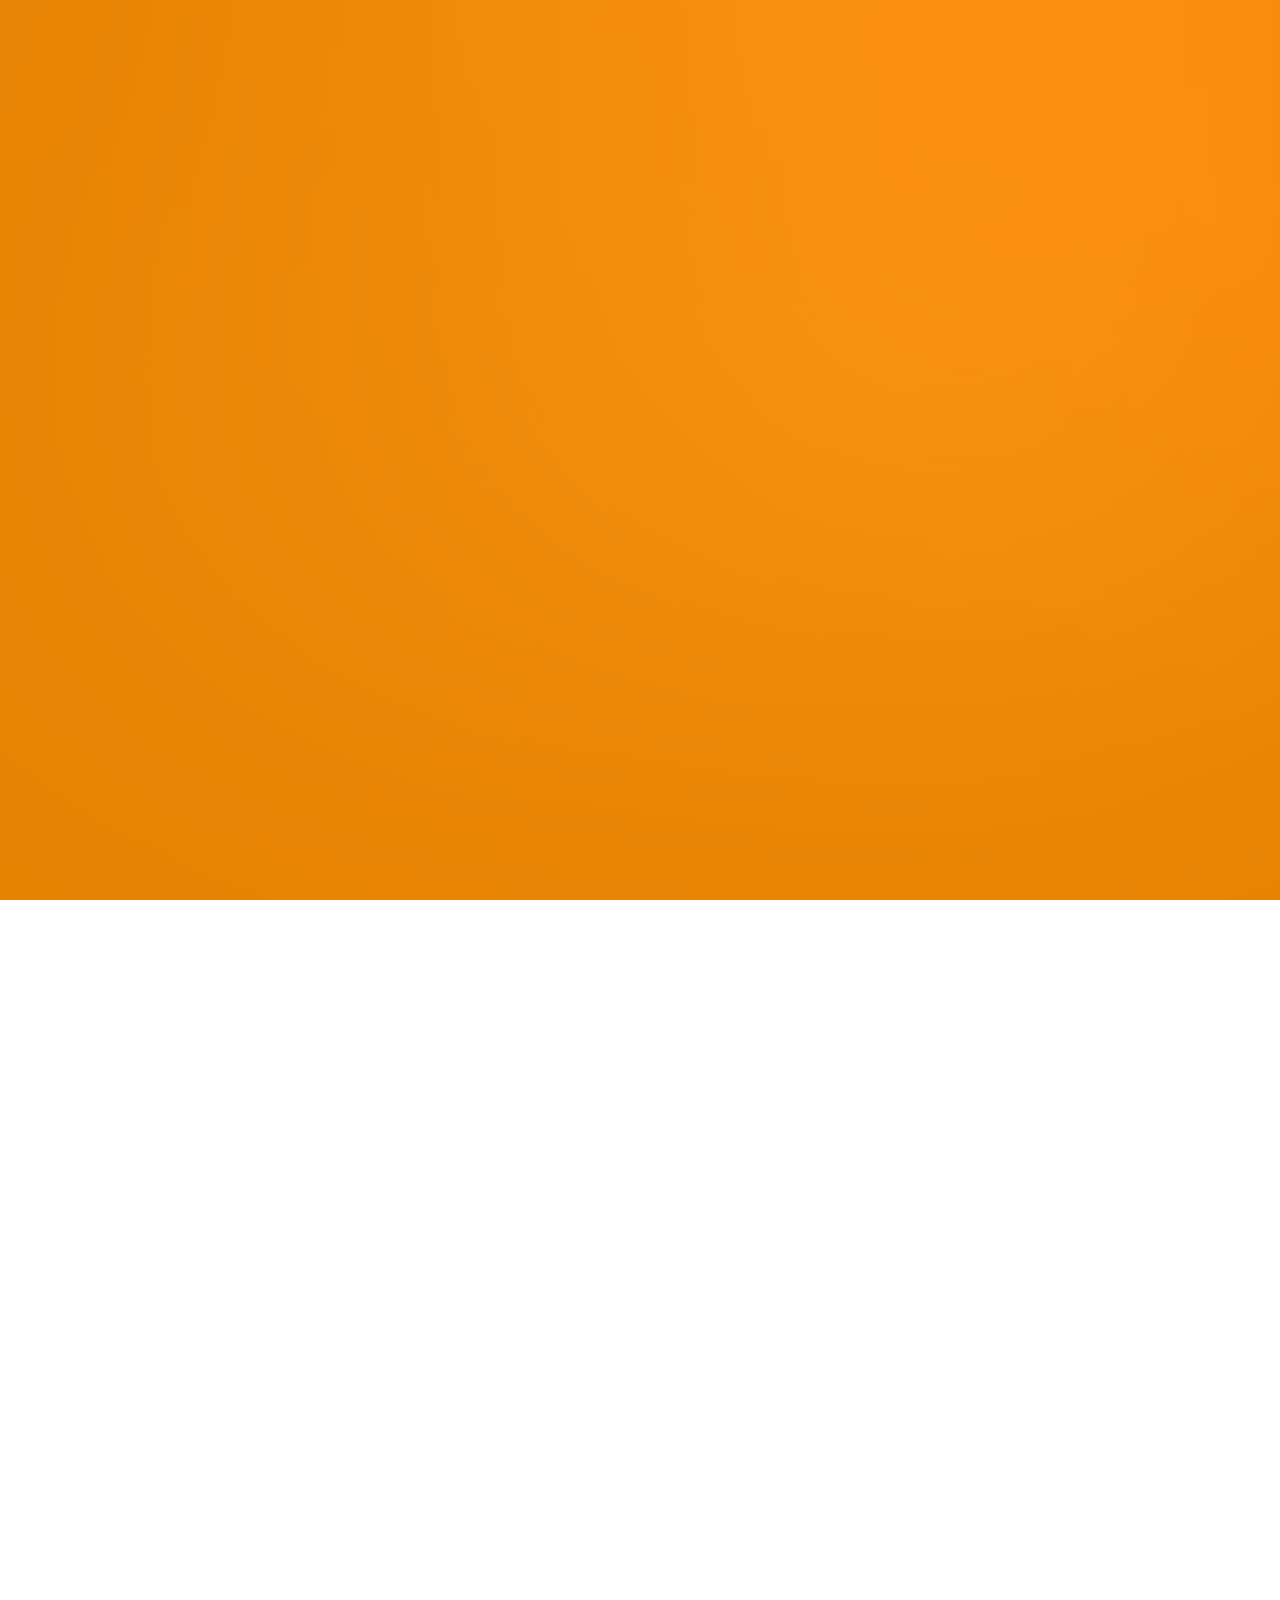
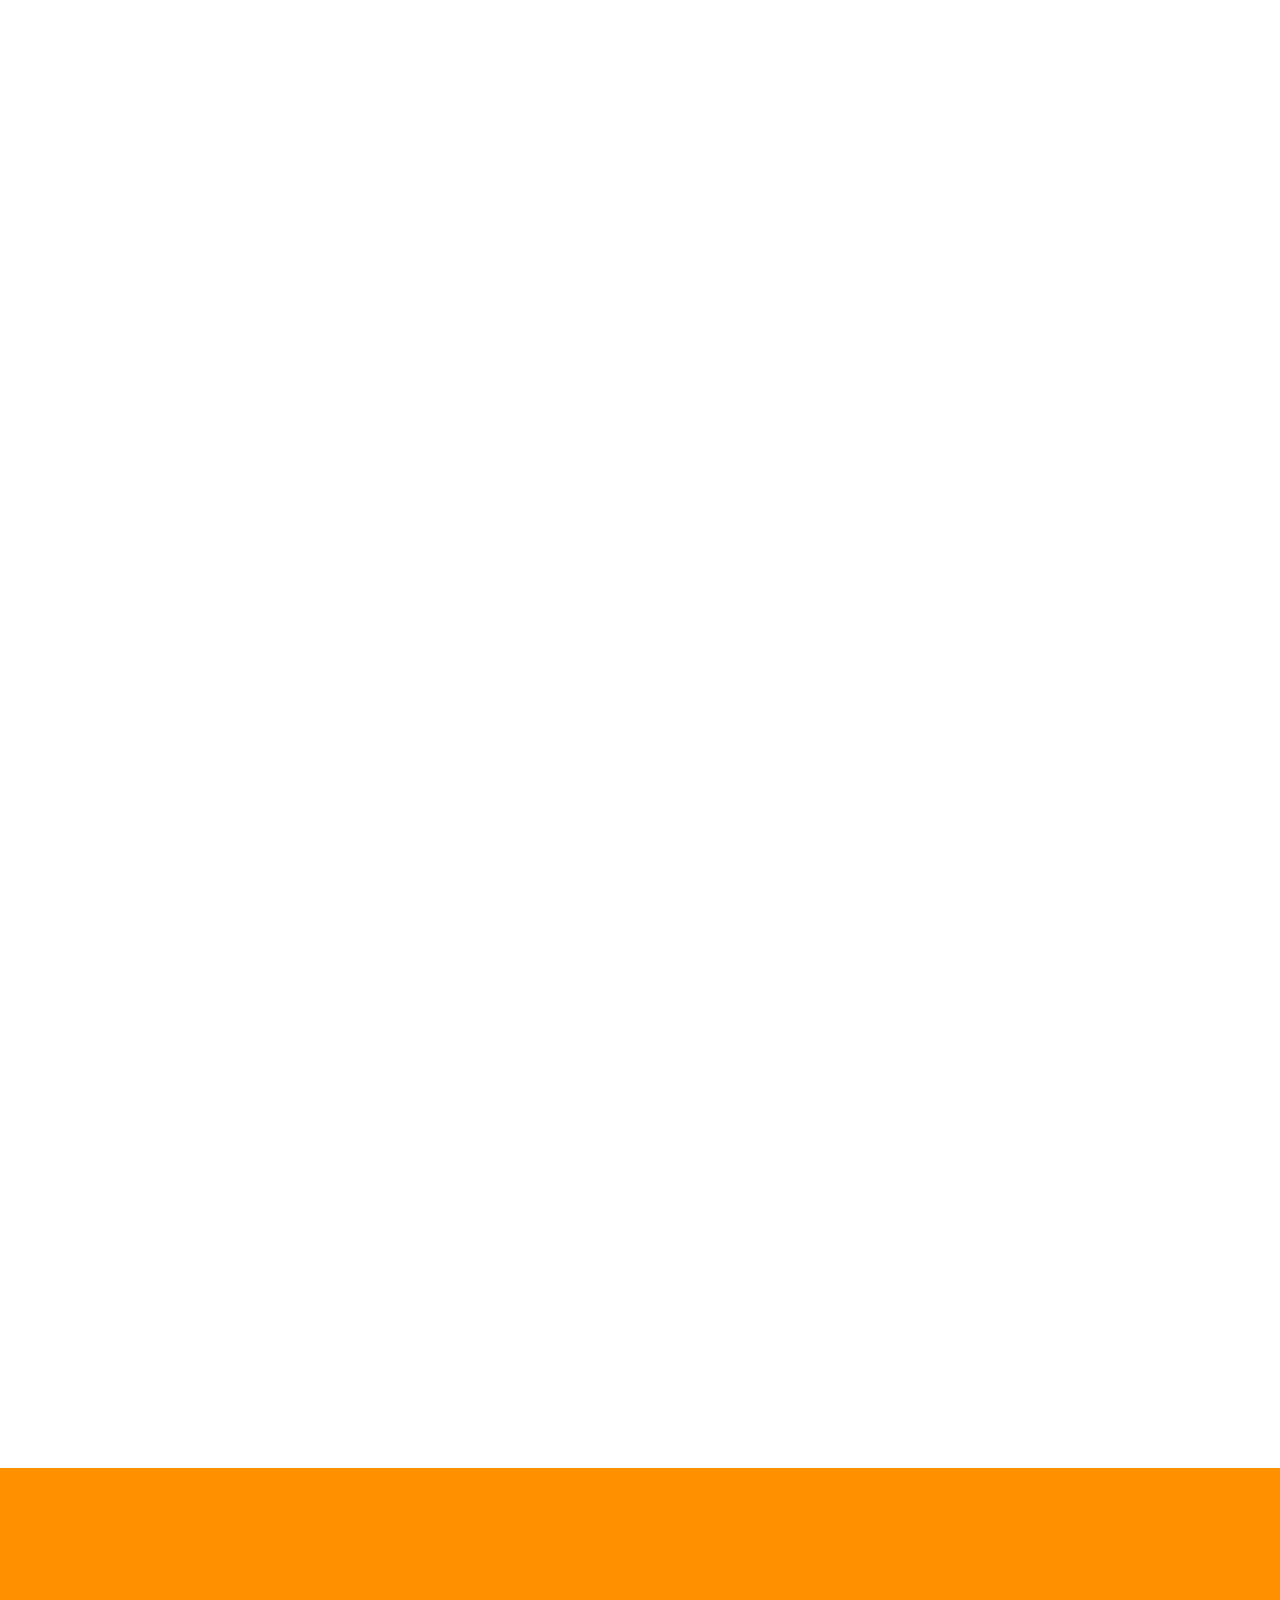
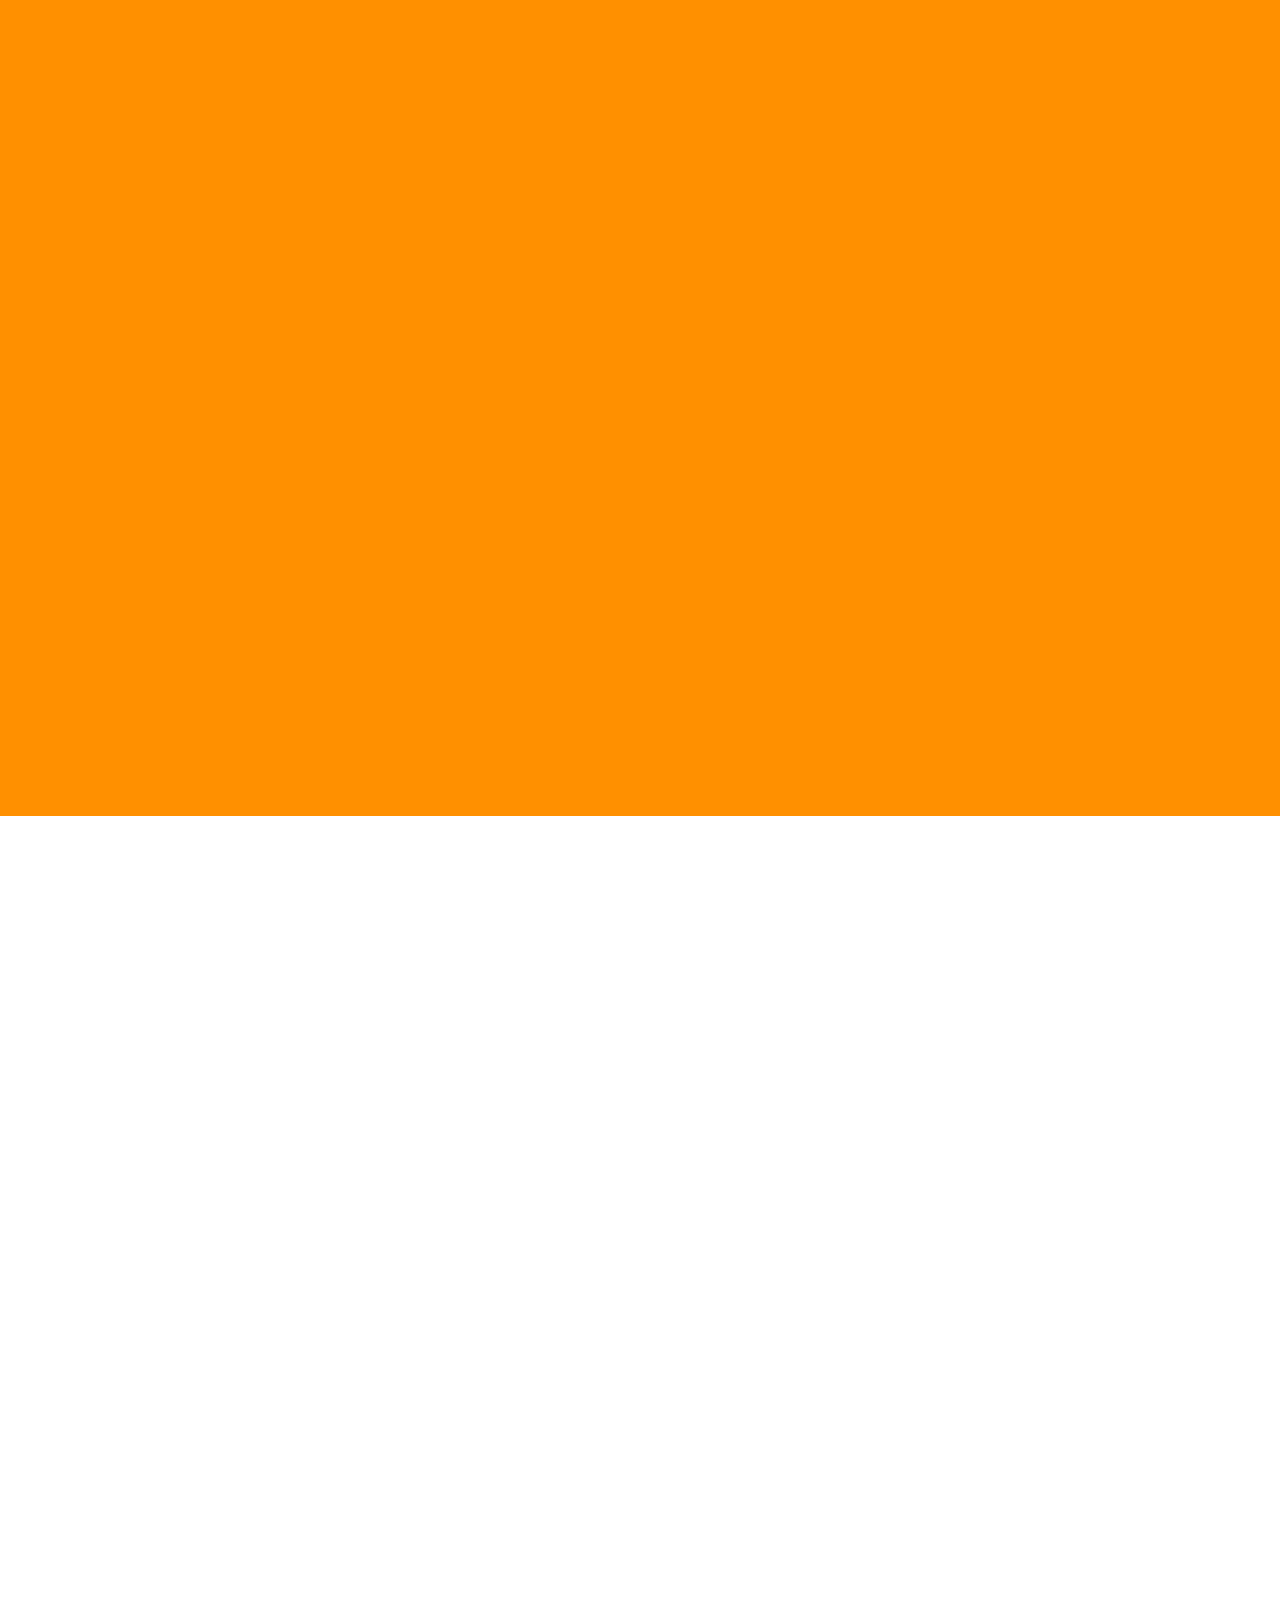
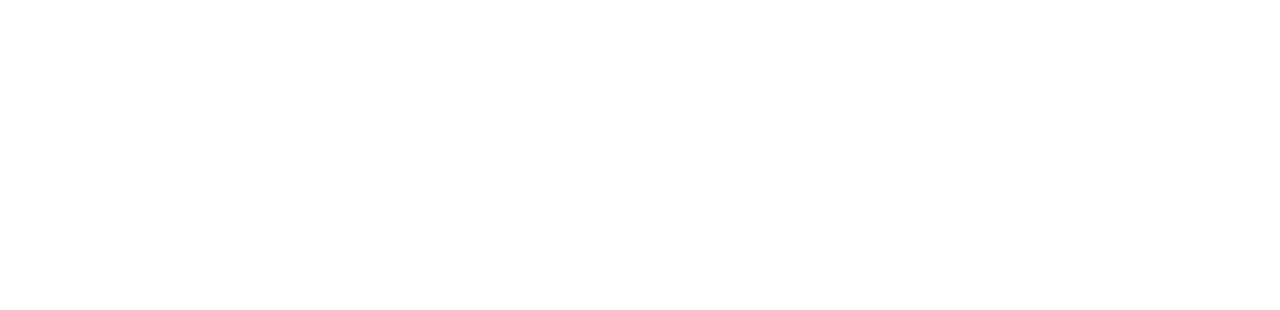
<file: index.html>
<!DOCTYPE HTML>
<html>
	<head>
	<meta charset="utf-8">
	<meta http-equiv="X-UA-Compatible" content="IE=edge">
	<title>My portfolio</title>

	<link href="https://fonts.googleapis.com/css?family=Space+Mono" rel="stylesheet">
	<link href="https://fonts.googleapis.com/css?family=Kaushan+Script" rel="stylesheet">
	
	<link rel="stylesheet" href="css/animate.css">
	<link rel="stylesheet" href="css/icomoon.css">
	<link rel="stylesheet" href="css/bootstrap.css">

	<link rel="stylesheet" href="css/style.css">

	<script src="js/modernizr-2.6.2.min.js"></script>

	</head>
	<body>
		
	<div class="fh5co-loader"></div>
	
	<div id="page">	
	<header id="fh5co-header" class="fh5co-cover js-fullheight" role="banner" style="background-image:url(images/cover_bg_3.jpg);" data-stellar-background-ratio="0.5">
		<div class="overlay"></div>
		<div class="container">
			<div class="row">
				<div class="col-md-8 col-md-offset-2 text-center">
					<div class="display-t js-fullheight">
						<div class="display-tc js-fullheight animate-box" data-animate-effect="fadeIn">
							<div class="profile-thumb" style="background: url(images/imgprfl.png);"></div>
							<h1><span>Fabiano Moscarelli</span></h1>
							<h3><span>Student</span></h3>
							<p>
								<ul class="fh5co-social-icons">
									<li><a href="https://www.instagram.com/fqbyy_/"><i class="icon-instagram"></i></a></li>
									<li><a href="https://github.com/moscarellifbn06"><i class="icon-github2"></i></a></li>
								</ul>
							</p>
						</div>
					</div>
				</div>
			</div>
		</div>
	</header>

	<div id="fh5co-about" class="animate-box">
		<div class="container">
			<div class="row">
				<div class="col-md-8 col-md-offset-2 text-center fh5co-heading">
					<h2>About Me</h2>
				</div>
			</div>
			<div class="row">
				<div class="col-md-4">
					<ul class="info">
						<li><span class="first-block">Full Name:</span><span class="second-block">Moscarelli Fabiano</span></li>
						<li><span class="first-block">Phone:</span><span class="second-block">+39 371 4746 198</span></li>
						<li><span class="first-block">Email:</span><span class="second-block">moscarellifabiano250@gmail.com</span></li>
						<li><span class="first-block">Address:</span><span class="second-block">Via Robert Mallet 4</span></li>
					</ul>
				</div>
				<div class="col-md-8">
					<h2>Hi!</h2>
					<p>I'm Fabiano Moscarelli and I'm a student at Einstein De Lorenzo in Potenza </p>
					<p>I am passionate about computer science because I like using logic and finding solutions to solve various types of problems. For this reason, the creation of algorithms has always intrigued and fascinated me</p>
					<p>
						<ul class="fh5co-social-icons">
							<li><a href="https://www.instagram.com/fqbyy_/"><i class="icon-instagram"></i></a></li>
							<li><a href="https://github.com/moscarellifbn06"><i class="icon-github2"></i></a></li>
						</ul>
					</p>
				</div>
			</div>
		</div>
	</div>

	
						

	

	<div id="fh5co-features" class="animate-box">
		<div class="container">
			<div class="services-padding">
				<div class="row">
					<div class="col-md-8 col-md-offset-2 text-center fh5co-heading">
						<h2>My skills</h2>
					</div>
				</div>
				<div class="row">
					<div class="col-md-4 text-center">
						<div class="feature-left">
							<span class="icon">
								<i class="icon-paintbrush"></i>
							</span>
							<div class="feature-copy">
								<h3>Creation of HTML pages</h3>
								<p>Creation and design of HTML pages</p>
							</div>
						</div>
					</div>

					<div class="col-md-4 text-center">
						<div class="feature-left">
							<span class="icon">
								<i class="icon-briefcase"></i>
							</span>
							<div class="feature-copy">
								<h3>C, C++, Java</h3>
								<p>Mastery of programming languages: C, C++ and Java</p>
							</div>
						</div>

					</div>
					<div class="col-md-4 text-center">
						<div class="feature-left">
							<span class="icon">
								<i class="icon-search"></i>
							</span>
							<div class="feature-copy">
								<h3>Game development with Unity</h3>
								<p>Making Video Games with Unity and C#</p>
							</div>
						</div>
					</div>
				</div>



				</div>
			</div>
		</div>
	</div>

	<div id="fh5co-skills" class="animate-box">
		<div class="container">
			<div class="row">
				<div class="col-md-8 col-md-offset-2 text-center fh5co-heading">
					<h2>Languages</h2>
				</div>
			</div>
			<div class="row row-pb-md">
				<div class="col-md-3 col-sm-6 col-xs-12 text-center">
					<div class="chart" data-percent="100"><span><strong>HTML</strong></span></div>
				</div>
				<div class="col-md-3 col-sm-6 col-xs-12 text-center">
					<div class="chart" data-percent="100"><span><strong>CSS</strong></span></div>
				</div>
								<div class="col-md-3 col-sm-6 col-xs-12 text-center">
					<div class="chart" data-percent="100"><span><strong>Bootstrap</strong></span></div>
				</div>
				<div class="col-md-3 col-sm-6 col-xs-12 text-center">
					<div class="chart" data-percent="100"><span><strong>JavaScript</strong></span></div>
				</div>

				<div class="col-md-3 col-sm-6 col-xs-12 text-center">
					<div class="chart" data-percent="100"><span><strong>C</strong></span></div>
				</div>
				<div class="col-md-3 col-sm-6 col-xs-12 text-center">
					<div class="chart" data-percent="100"><span><strong>C++</strong></span></div>
				</div>
				<div class="col-md-3 col-sm-6 col-xs-12 text-center">
					<div class="chart" data-percent="100"><span><strong>C#</strong></span></div>
				</div>

				<div class="col-md-3 col-sm-6 col-xs-12 text-center">
					<div class="chart" data-percent="100"><span><strong>Java</strong></span></div>
				</div>
				
			</div>
			
				</div>
			</div>
		</div>
	</div>

	<div id="fh5co-work" class="fh5co-bg-dark">
		<div class="container">
			<div class="row animate-box">
				<div class="col-md-8 col-md-offset-2 text-center fh5co-heading">
					<h2>My projects</h2>
				</div>
			</div>
			<div class="row">
				<div class="col-md-3 text-center col-padding animate-box">
					<a href="ProduzioneMusicalehtml\ProduzioneMusicalehtml\ProduzioneM1.html" class="work" style="background-image: url(images/portfolio-1.jpg);">
						<div class="desc">
							<h3>Music production</h3>
						</div>
					</a>
				</div>
				<div class="col-md-3 text-center col-padding animate-box">
					<a href="HTMLBOOTSTRAP\HTMLBOOTSTRAP\index.html" class="work" style="background-image: url(images/portfolio-2.jpg);">
						<div class="desc">
							<h3>Professional music production</h3>
							<span>With Bootsrap</span>
						</div>
					</a>
				</div>
				<div class="col-md-3 text-center col-padding animate-box">
					<a href="Torri\hanoi.html" class="work" style="background-image: url(images/portfolio-3.jpg);">
						<div class="desc">
							<h3>Towers of Hanoi</h3>
						</div>
					</a>
				</div>
				<div class="col-md-3 text-center col-padding animate-box">
					<a href="DrakeVsKendrick\main.html" class="work" style="background-image: url(images/portfolio-3.jpg);">
						<div class="desc">
							<h3>Drake VS Kendrick</h3>
						</div>
					</a>
				</div>
				<div class="col-md-3 text-center col-padding animate-box">
					<a href="#" class="work" style="background-image: url(images/portfolio-3.jpg);">
						<div class="desc">
							<h3>My portfolio</h3>
						</div>
					</a>
				</div>
				
			</div>
		</div>
	</div>

	<div id="fh5co-blog">
		<div class="container">
			<div class="row animate-box">
				<div class="col-md-8 col-md-offset-2 text-center fh5co-heading">
					<h2>Interests</h2>
					<p>Besides IT, I have a strong passion for music, especially rap. I have made various projects on different streaming platforms under the name Fqby. Some examples are: </p>
				</div>
			</div>
			<div class="row">
				<div class="col-md-4">
					<div class="fh5co-blog animate-box">
						<a href="https://open.spotify.com/intl-it/album/2BeMQRKaQiOYIb7WZTIH6z?si=5Ecyo3R7RO-VyE-LO3ZqJw" class="blog-bg" style="background-image: url(images/ABBANDONATO.png"></a>
						<div class="blog-text">
							<span class="posted_on">26 aprile 2024</span>
							<h3>Abbandonato (Bucaletto)</h3>
							<a href="https://open.spotify.com/intl-it/artist/6ViyKviemcThEjWpBb2GYL?si=UbPRKN3JQG6WKz_1WyOV7w"><i class="icon-spotify"></i></a>
						</div> 
					</div>		
				</div>
				<div class="col-md-4">
					<div class="fh5co-blog animate-box">
						<a href="https://open.spotify.com/intl-it/album/7urszy0bQnQqT2mlA2PuRm?si=MzTaoVYWTCWjmB9pw5y3Xw" class="blog-bg" style="background-image: url(images/homie.png);"></a>
						<div class="blog-text">
							<span class="posted_on">4 aprile 2024</span>
							<h3>Homie</h3>
							<a href="https://open.spotify.com/intl-it/artist/6ViyKviemcThEjWpBb2GYL?si=UbPRKN3JQG6WKz_1WyOV7w"><i class="icon-spotify"></i></a>

						</div> 
					</div>
				</div>
				<div class="col-md-4">
					<div class="fh5co-blog animate-box">
						<a href="https://open.spotify.com/intl-it/album/0fossYRbFHnntxPlZ28qF0?si=Mq-9mQwqQf-9_rpP7iUm7w" class="blog-bg" style="background-image: url(images/OCCASIONE.png);"></a>
						<div class="blog-text">
							<span class="posted_on">19 gennaio 2024</span>
							<h3>Occasione</h3>
							<a href="https://open.spotify.com/intl-it/artist/6ViyKviemcThEjWpBb2GYL?si=UbPRKN3JQG6WKz_1WyOV7w"><i class="icon-spotify"></i></a>
						</div> 

					</div>
					
				</div>
				
			</div>
			
		</div>
	</div>
	



	<div class="gototop js-top">
		<a href="#" class="js-gotop"><i class="icon-arrow-up22"></i></a>
	</div>
	
	<!-- jQuery -->
	<script src="js/jquery.min.js"></script>
	<script src="js/jquery.easing.1.3.js"></script>
	<script src="js/bootstrap.min.js"></script>
	<script src="js/jquery.waypoints.min.js"></script>
	<script src="js/jquery.stellar.min.js"></script>
	<script src="js/jquery.easypiechart.min.js"></script>
	<script src="js/main.js"></script>

	</body>
</html>
</file>
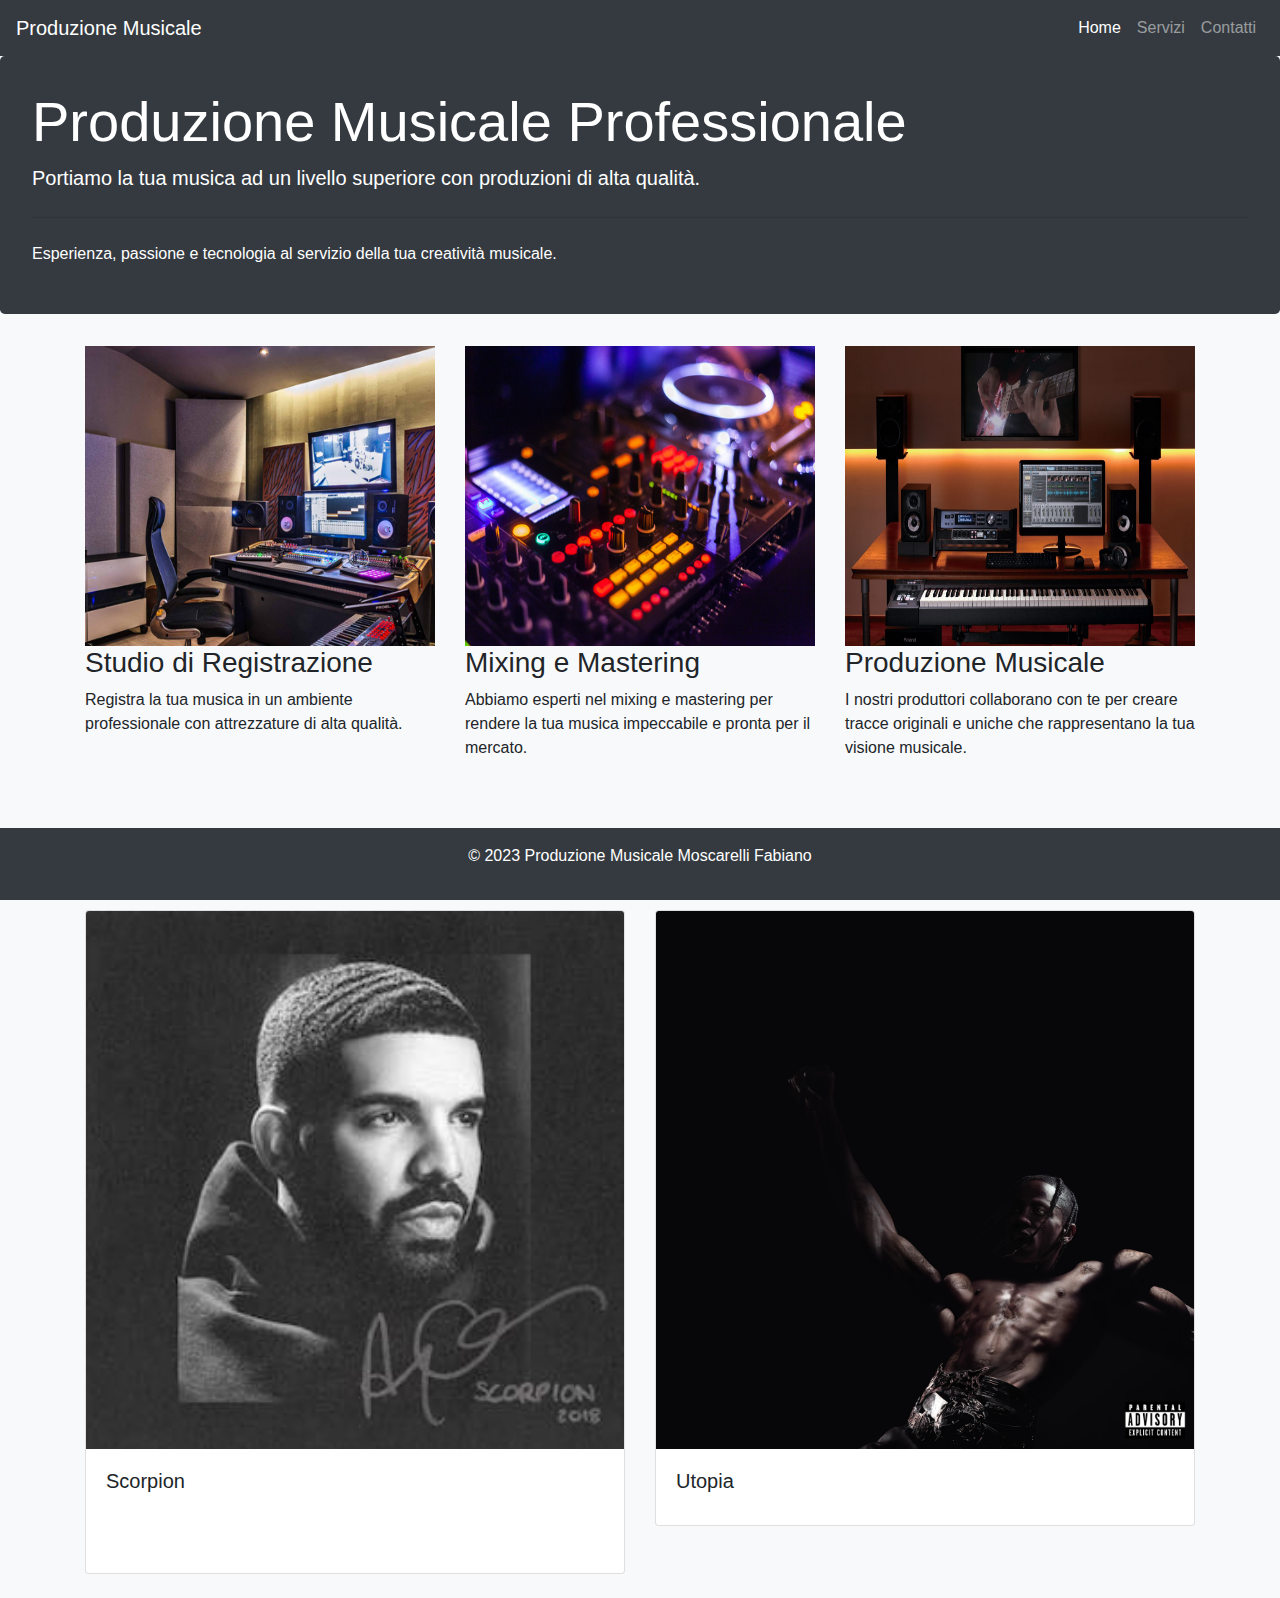
<file: HTMLBOOTSTRAP/HTMLBOOTSTRAP/index.html>
<!DOCTYPE html>
<head>
  <title>Produzione Musicale</title>

  <link rel="stylesheet" href="https://maxcdn.bootstrapcdn.com/bootstrap/4.0.0/css/bootstrap.min.css">
  
  <style>
    body {
      background-color: #f8f9fa;
    }

    .jumbotron {
      background-color: #343a40;
      color: #ffffff;
      padding: 2rem;
    }

    .feature {
      margin-top: 2rem;
    }

    .feature img {
      max-width: 100%;
      height: 300px;
    }

    .projects {
      margin-top: 3rem;
    }

    .projects img {
      max-width: 100%;
      height: auto;
    }

    .footer {
      background-color: #343a40;
      color: #ffffff;
      text-align: center;
      padding: 1rem;
      position: fixed;
      bottom: 0;
      width: 100%;
    }
  </style>
</head>
<body>

  <!-- Navbar -->
  <nav class="navbar navbar-expand-lg navbar-dark bg-dark">
    <a class="navbar-brand" href="#">Produzione Musicale</a>
    <button class="navbar-toggler" type="button" data-toggle="collapse" data-target="#navbarNav" aria-controls="navbarNav" aria-expanded="false" aria-label="Toggle navigation">
      <span class="navbar-toggler-icon"></span>
    </button>
    <div class="collapse navbar-collapse" id="navbarNav">
      <ul class="navbar-nav ml-auto">
        <li class="nav-item active">
          <a class="nav-link" href="main.html">Home <span class="sr-only">(current)</span></a>
        </li>
        <li class="nav-item">
          <a class="nav-link" href="servizi.html">Servizi</a>
        </li>
        <li class="nav-item">
          <a class="nav-link" href="contatti.html">Contatti</a>
        </li>
      </ul>
    </div>
  </nav>

  <!-- Jumbotron -->
  <div class="jumbotron">
    <h1 class="display-4">Produzione Musicale Professionale</h1>
    <p class="lead">Portiamo la tua musica ad un livello superiore con produzioni di alta qualità.</p>
    <hr class="my-4">
    <p>Esperienza, passione e tecnologia al servizio della tua creatività musicale.</p>
  </div>

  <div class="container">
    <div class="row feature">
      <div class="col-md-4">
        <img src="studio.jpg" alt="Studio di registrazione">
        <h3>Studio di Registrazione</h3>
        <p>Registra la tua musica in un ambiente professionale con attrezzature di alta qualità.</p>
      </div>
      <div class="col-md-4">
        <img src="mixing.jpg" alt="Mixing e Mastering">
        <h3>Mixing e Mastering</h3>
        <p>Abbiamo esperti nel mixing e mastering per rendere la tua musica impeccabile e pronta per il mercato.</p>
      </div>
      <div class="col-md-4">
        <img src="production.jpg" alt="Produzione Musicale">
        <h3>Produzione Musicale</h3>
        <p>I nostri produttori collaborano con te per creare tracce originali e uniche che rappresentano la tua visione musicale.</p>
      </div>
    </div>
  </div>

  <div class="container projects">
    <h2 class="mt-5">I Nostri Progetti Musicali</h2>
    <p>Scopri alcuni dei nostri progetti musicali più recenti e in evidenza:</p>

    <div class="row">
      <div class="col-md-6">
        <div class="card mb-4">
          <img src="project1.jpg" class="card-img-top" alt="Progetto Musicale 1">
          <div class="card-body">
            <h5 class="card-title">Scorpion</h5>
			<br>
						<br>

          </div>
        </div>
      </div>
      <div class="col-md-6">
        <div class="card mb-4">
          <img src="project2.jpg" class="card-img-top" alt="Progetto Musicale 2">
          <div class="card-body">
            <h5 class="card-title">Utopia</h5>
          </div>
        </div>
      </div>
    </div>
  </div>

  <!-- Footer -->
  <div class="footer">
    <p>&copy; 2023 Produzione Musicale Moscarelli Fabiano</p>
  </div>

  <!-- Collegamento alle librerie JavaScript di Bootstrap (richiedono jQuery e Popper.js) -->
  <script src="https://code.jquery.com/jquery-3.2.1.slim.min.js"></script>
  <script src="https://cdn.jsdelivr.net/npm/@popperjs/core@2.10.2/dist/umd/popper.min.js"></script>
  <script src="https://maxcdn.bootstrapcdn.com/bootstrap/4.0.0/js/bootstrap.min.js"></script>

</body>
</html>
</file>
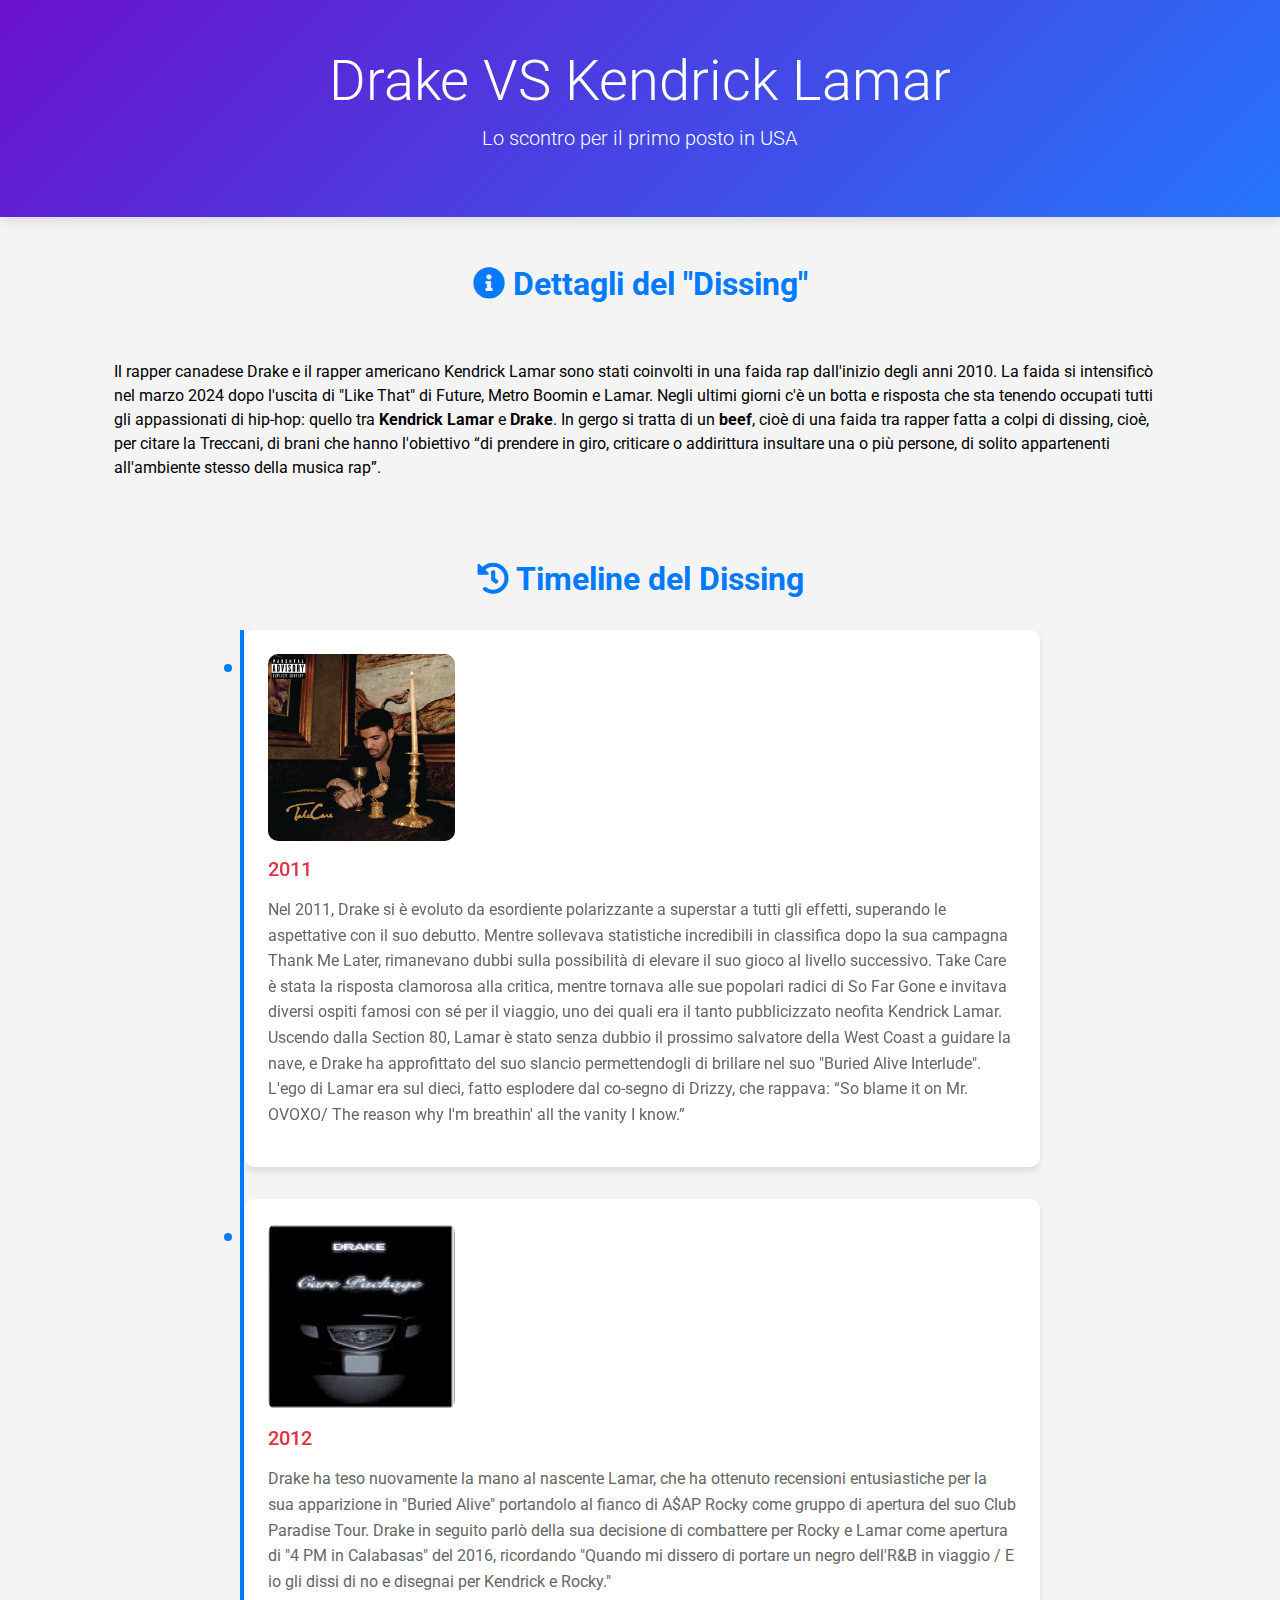
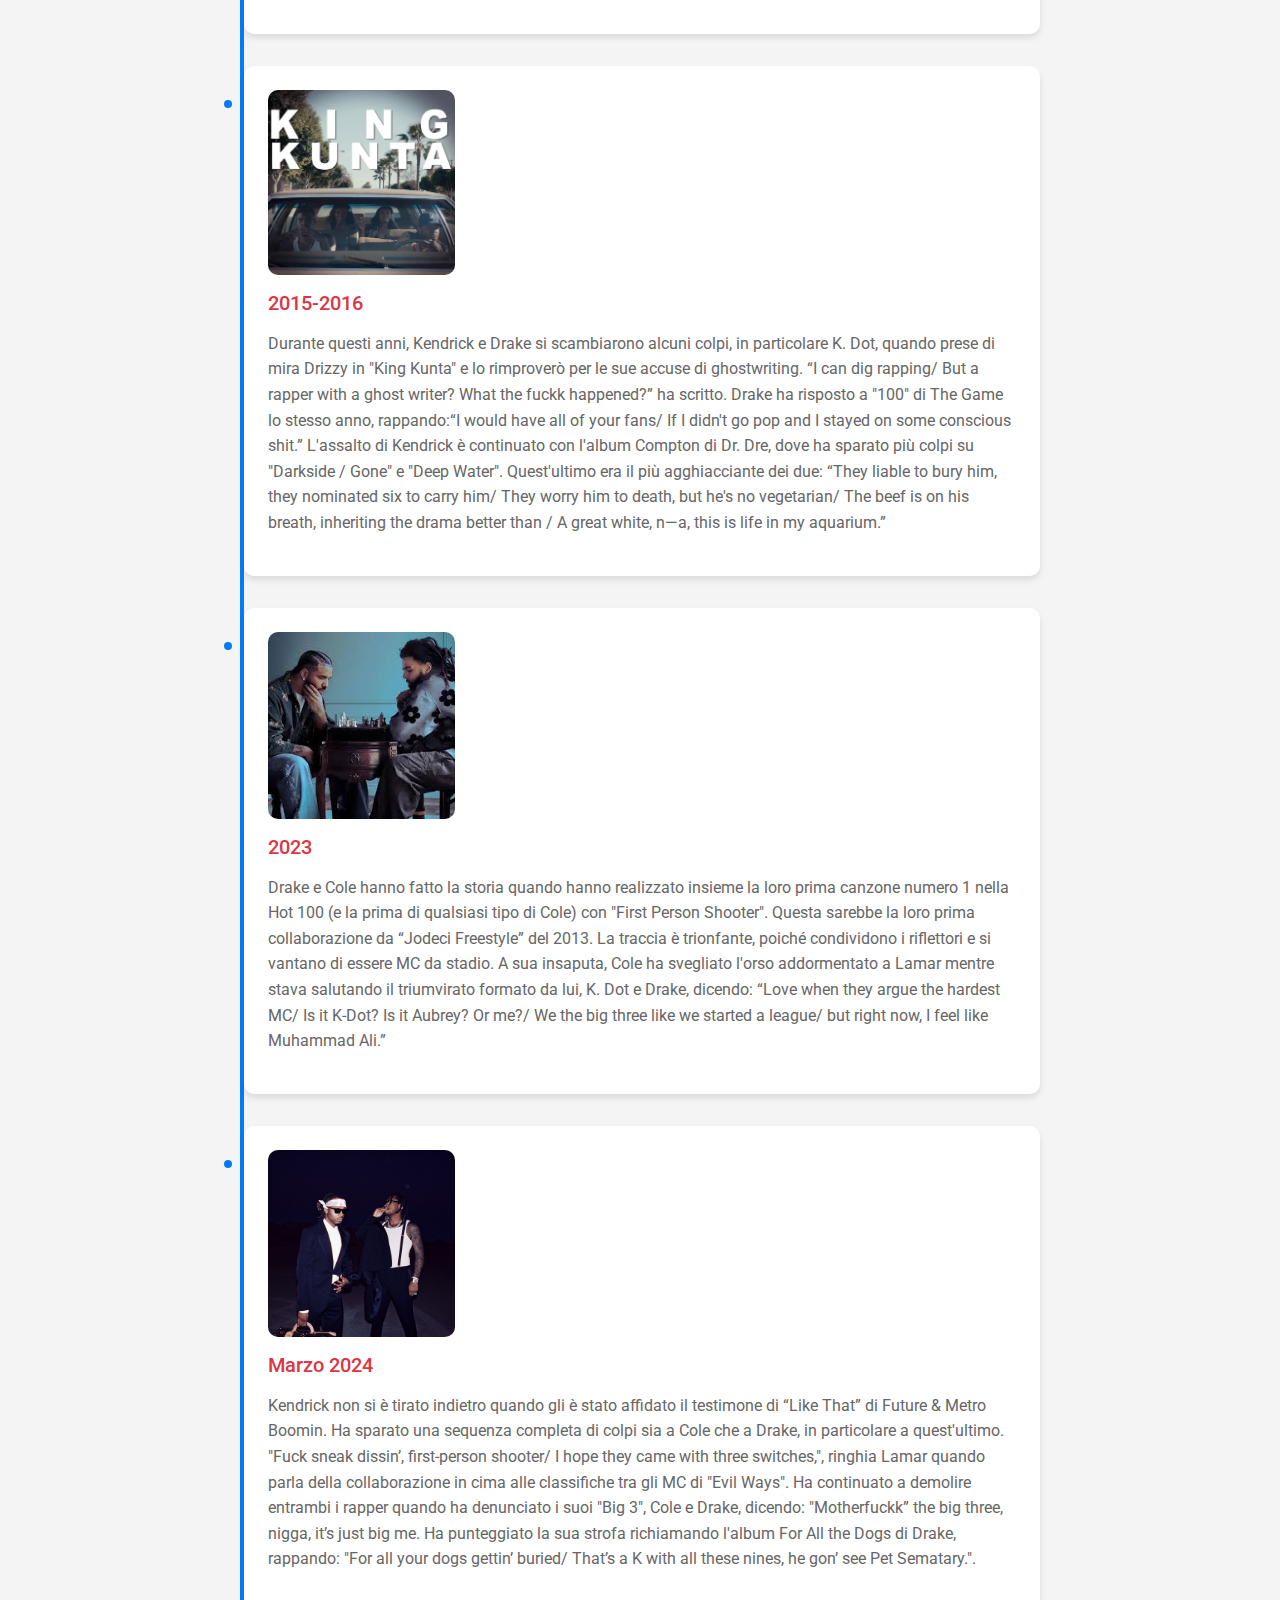
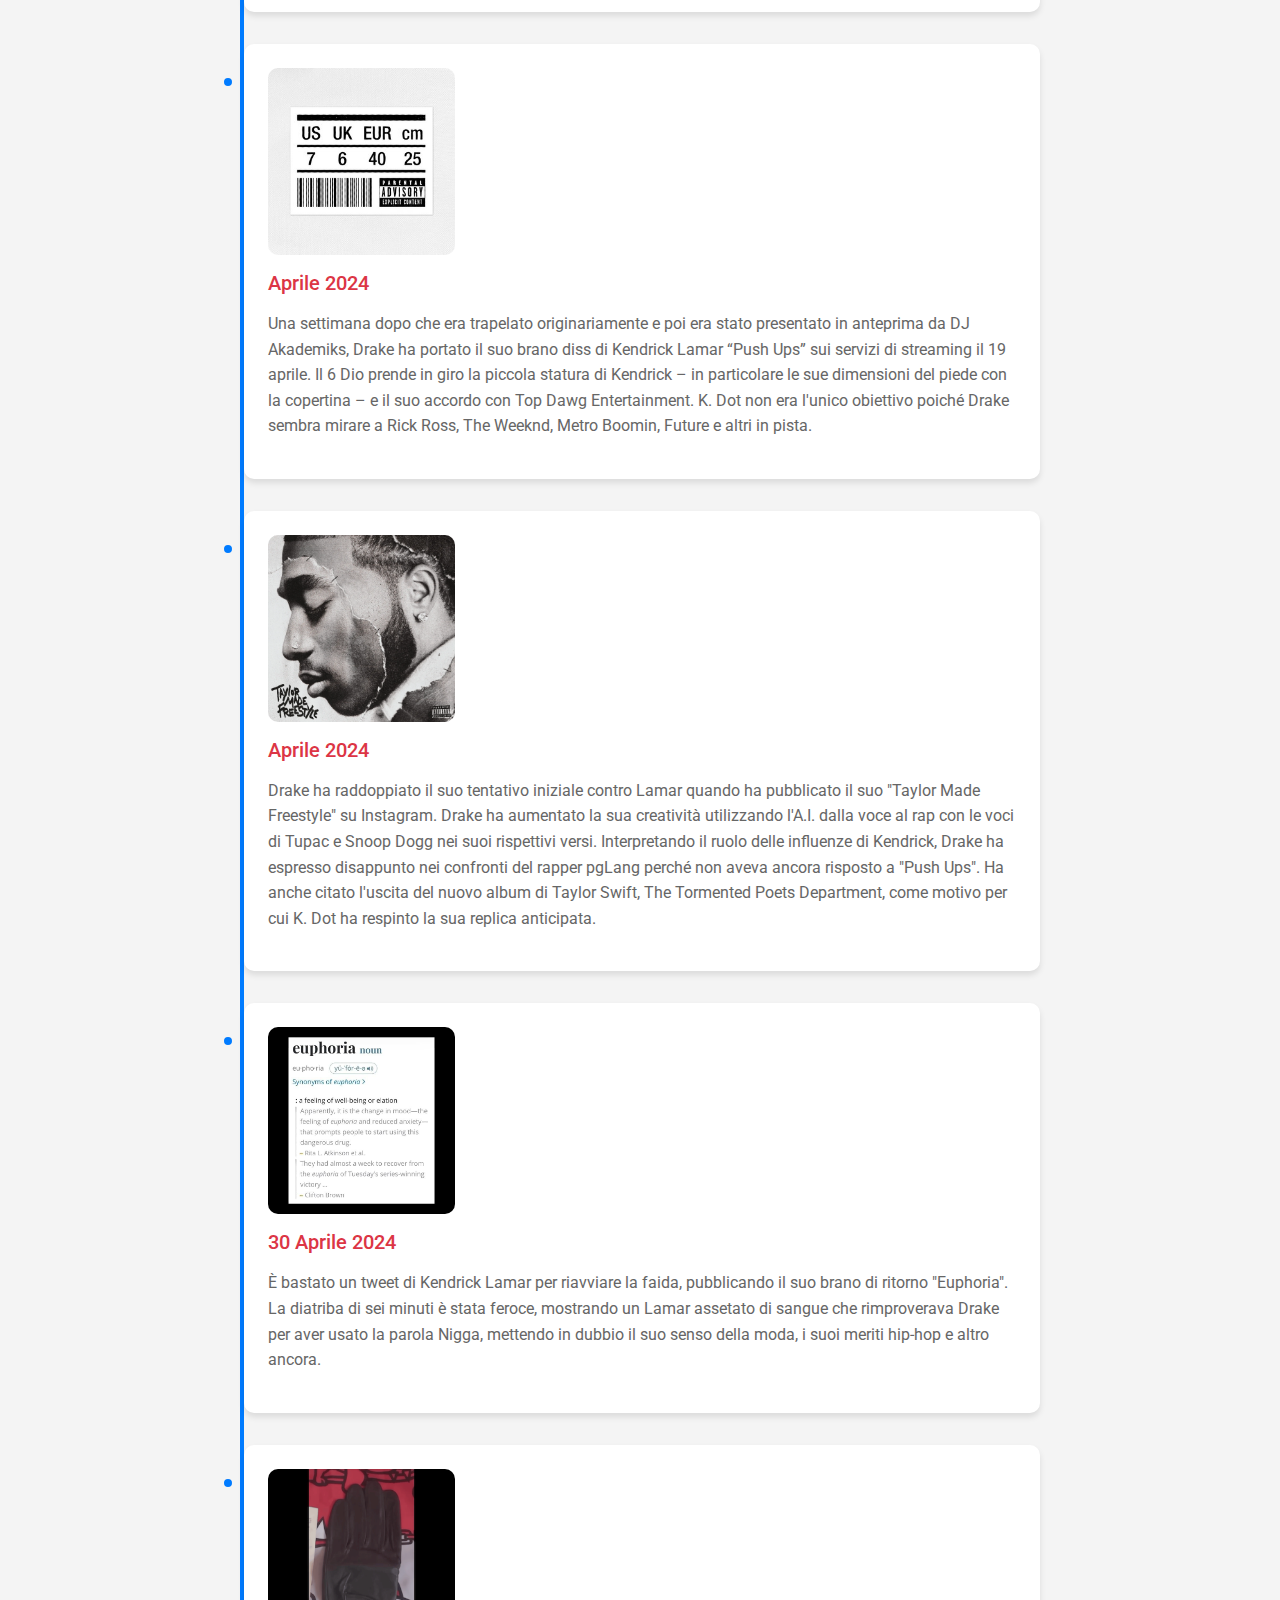
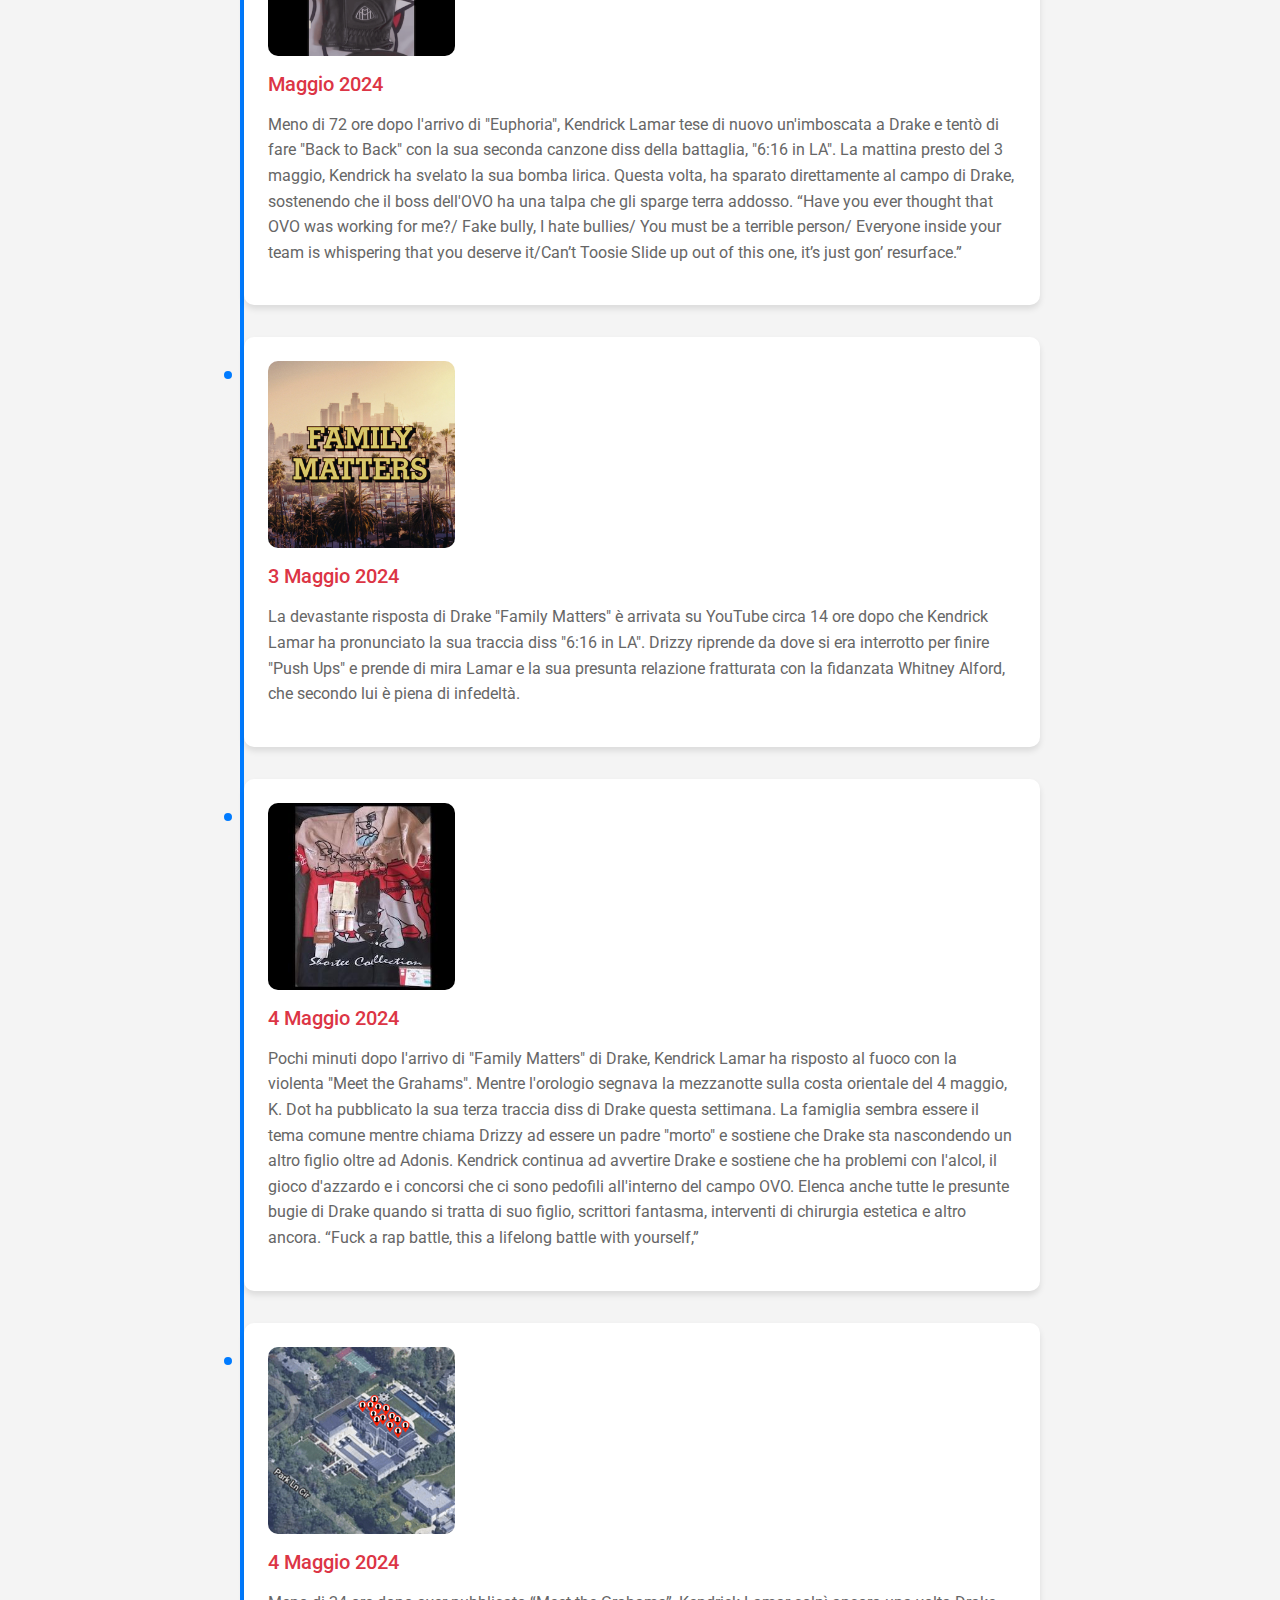
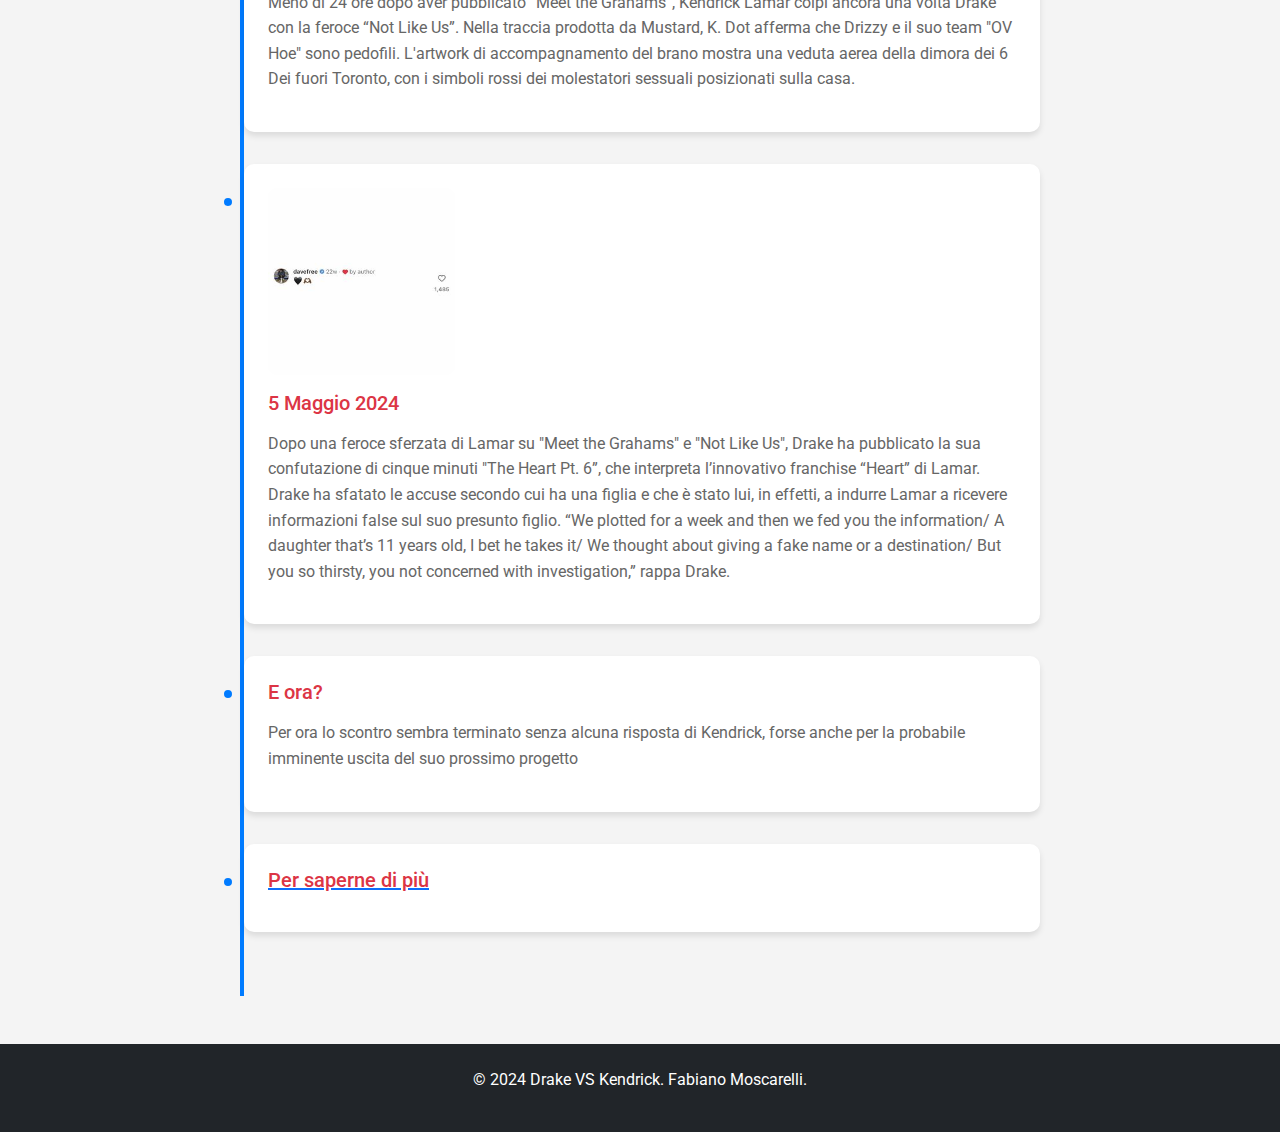
<file: DrakeVsKendrick/main.html>
<!DOCTYPE html>
<html lang="it">
<head>
    <meta charset="UTF-8">
    <meta name="viewport" content="width=device-width, initial-scale=1.0">
    <title>Descrizione del Dissing</title>
    <!-- Bootstrap CSS -->
    <link href="https://stackpath.bootstrapcdn.com/bootstrap/5.1.3/css/bootstrap.min.css" rel="stylesheet">
    <!-- Google Fonts -->
    <link rel="stylesheet" href="https://fonts.googleapis.com/css2?family=Roboto:wght@400;700&display=swap">
    <!-- Font Awesome for Icons -->
    <link rel="stylesheet" href="https://cdnjs.cloudflare.com/ajax/libs/font-awesome/5.15.3/css/all.min.css">
    <!-- AOS Animations -->
    <link rel="stylesheet" href="https://cdn.jsdelivr.net/npm/aos@2.3.4/dist/aos.css">
    <link rel="stylesheet" href="styles.css">
</head>
<body>

    <!-- Header -->
    <header class="header py-5 mb-5">
        <div class="container text-center">
            <h1 class="display-4">Drake VS Kendrick Lamar</h1>
            <p class="lead">Lo scontro per il primo posto in USA</p>
        </div>
    </header>

    <div class="container">
        <!-- Dettagli del Dissing -->
        <section class="mb-5">
            <h2 class="text-info mb-4"><i class="fas fa-info-circle"></i> Dettagli del "Dissing"</h2>
            <p class="description-text">Il rapper canadese Drake e il rapper americano Kendrick Lamar sono stati coinvolti in una faida rap dall'inizio degli anni 2010. La faida si intensificò nel marzo 2024 dopo l'uscita di "Like That" di Future, Metro Boomin e Lamar. Negli ultimi giorni c'è un botta e risposta che sta tenendo occupati tutti gli appassionati di hip-hop: quello tra <b>Kendrick Lamar</b> e <b>Drake</b>. In gergo si tratta di un <b>beef</b>, cioè di una faida tra rapper fatta a colpi di dissing, cioè, per citare la Treccani, di brani che hanno l'obiettivo “di prendere in giro, criticare o addirittura insultare una o più persone, di solito appartenenti all'ambiente stesso della musica rap”.</p>
        </section>

        <!-- Timeline del Dissing -->
        <section>

            
            <h2 class="text-info mb-4"><i class="fas fa-history"></i> Timeline del Dissing</h2>
            <div class="timeline">
                <div class="timeline-item" data-aos="fade-up">
                    <div class="row align-items-center">
                        <div class="col-md-12">
                            <a href="https://open.spotify.com/intl-it/album/6X1x82kppWZmDzlXXK3y3q?si=0u_KFb8dSQGbqBgJD0bqhQ">
                                <img src="takecare.jpg" alt="Take care" class="img-fluid timeline-img">
                            </a>
                            <h5 class="text-danger">2011</h5>
                            <p>Nel 2011, Drake si è evoluto da esordiente polarizzante a superstar a tutti gli effetti, superando le aspettative con il suo debutto. Mentre sollevava statistiche incredibili in classifica dopo la sua campagna Thank Me Later, rimanevano dubbi sulla possibilità di elevare il suo gioco al livello successivo. Take Care è stata la risposta clamorosa alla critica, mentre tornava alle sue popolari radici di So Far Gone e invitava diversi ospiti famosi con sé per il viaggio, uno dei quali era il tanto pubblicizzato neofita Kendrick Lamar.
        
                                Uscendo dalla Section 80, Lamar è stato senza dubbio il prossimo salvatore della West Coast a guidare la nave, e Drake ha approfittato del suo slancio permettendogli di brillare nel suo "Buried Alive Interlude". L'ego di Lamar era sul dieci, fatto esplodere dal co-segno di Drizzy, che rappava:  “So blame it on Mr. OVOXO/ The reason why I'm breathin' all the vanity I know.”</p>
                        </div>
                    </div>
                </div>
                <div class="timeline-item" data-aos="fade-up" data-aos-delay="200">
                    <div class="row align-items-center">
                        <div class="col-md-12">
                            <a href="https://open.spotify.com/intl-it/track/6C9SwoZ5OrxcvkntgA5t8s?si=d0edefe49434404a">
                                <img src="4pminc.jpg" alt="4PM in Calabasas" class="img-fluid timeline-img">
                            </a>
                            <h5 class="text-danger">2012</h5>
                            <p>Drake ha teso nuovamente la mano al nascente Lamar, che ha ottenuto recensioni entusiastiche per la sua apparizione in "Buried Alive" portandolo al fianco di A$AP Rocky come gruppo di apertura del suo Club Paradise Tour. Drake in seguito parlò della sua decisione di combattere per Rocky e Lamar come apertura di "4 PM in Calabasas" del 2016, ricordando "Quando mi dissero di portare un negro dell'R&B in viaggio / E io gli dissi di no e disegnai per Kendrick e Rocky."</p>
                        </div>
                    </div>
                </div>
                <div class="timeline-item" data-aos="fade-up" data-aos-delay="300">
                    <div class="row align-items-center">
                        <div class="col-md-12"  >
                            <a href="https://open.spotify.com/intl-it/track/0N3W5peJUQtI4eyR6GJT5O?si=c6804ffa9e294b09">
                                <img src="kingkunta.jpg" alt="King Kunta" class="img-fluid timeline-img">
                            </a> <h5 class="text-danger">2015-2016</h5>
                            <p>Durante questi anni, Kendrick e Drake si scambiarono alcuni colpi, in particolare K. Dot, quando prese di mira Drizzy in "King Kunta" e lo rimproverò per le sue accuse di ghostwriting. “I can dig rapping/ But a rapper with a ghost writer? What the fuckk happened?” ha scritto. Drake ha risposto a "100" di The Game lo stesso anno, rappando:“I would have all of your fans/ If I didn't go pop and I stayed on some conscious shit.”  

                                L'assalto di Kendrick è continuato con l'album Compton di Dr. Dre, dove ha sparato più colpi su "Darkside / Gone" e "Deep Water". Quest'ultimo era il più agghiacciante dei due: “They liable to bury him, they nominated six to carry him/ They worry him to death, but he's no vegetarian/ The beef is on his breath, inheriting the drama better than / A great white, n—a, this is life in my aquarium.”</p>
                        </div>
                    </div>
                </div>
                <div class="timeline-item" data-aos="fade-up" data-aos-delay="300">
                    <div class="row align-items-center">
                        <div class="col-md-12"  >
                            <a href="https://open.spotify.com/intl-it/track/7aqfrAY2p9BUSiupwk3svU?si=c4a4c41778d048fa">
                                <img src="firstperson.jpg" alt="First Person Shooter" class="img-fluid timeline-img">
                            </a> <h5 class="text-danger">2023</h5>
                            <p>Drake e Cole hanno fatto la storia quando hanno realizzato insieme la loro prima canzone numero 1 nella Hot 100 (e la prima di qualsiasi tipo di Cole) con "First Person Shooter". Questa sarebbe la loro prima collaborazione da “Jodeci Freestyle” del 2013. La traccia è trionfante, poiché condividono i riflettori e si vantano di essere MC da stadio. A sua insaputa, Cole ha svegliato l'orso addormentato a Lamar mentre stava salutando il triumvirato formato da lui, K. Dot e Drake, dicendo: “Love when they argue the hardest MC/ Is it K-Dot? Is it Aubrey? Or me?/ We the big three like we started a league/ but right now, I feel like Muhammad Ali.”</p>
                        </div>
                    </div>
                </div>

            <div class="timeline-item" data-aos="fade-up" data-aos-delay="300">
                <div class="row align-items-center">
                    <div class="col-md-12"  >
                        <a href="https://open.spotify.com/intl-it/track/2tudvzsrR56uom6smgOcSf?si=f22d05dc50d8463f">
                            <img src="likethat.png" alt="Like That" class="img-fluid timeline-img">
                        </a> <h5 class="text-danger">Marzo 2024</h5>
                        <p>Kendrick non si è tirato indietro quando gli è stato affidato il testimone di “Like That” di Future & Metro Boomin. Ha sparato una sequenza completa di colpi sia a Cole che a Drake, in particolare a quest'ultimo. "Fuck sneak dissin’, first-person shooter/ I hope they came with three switches,", ringhia Lamar quando parla della collaborazione in cima alle classifiche tra gli MC di "Evil Ways". Ha continuato a demolire entrambi i rapper quando ha denunciato i suoi "Big 3", Cole e Drake, dicendo: "Motherfuckk” the big three, nigga, it’s just big me. Ha punteggiato la sua strofa richiamando l'album For All the Dogs di Drake, rappando: "For all your dogs gettin’ buried/ That’s a K with all these nines, he gon’ see Pet Sematary.".</p>
                    </div>
                </div>
            </div>
        
        <div class="timeline-item" data-aos="fade-up" data-aos-delay="300">
            <div class="row align-items-center">
                <div class="col-md-12"  >
                    <a href="https://open.spotify.com/intl-it/track/3eh51r6rFWAlGQRlHx9QnQ?si=515c50128ea346fd">
                        <img src="pushups.jpg" alt="Pushups" class="img-fluid timeline-img">
                    </a> <h5 class="text-danger">Aprile 2024</h5>
                    <p>Una settimana dopo che era trapelato originariamente e poi era stato presentato in anteprima da DJ Akademiks, Drake ha portato il suo brano diss di Kendrick Lamar “Push Ups” sui servizi di streaming il 19 aprile. Il 6 Dio prende in giro la piccola statura di Kendrick – in particolare le sue dimensioni del piede con la copertina – e il suo accordo con Top Dawg Entertainment. K. Dot non era l'unico obiettivo poiché Drake sembra mirare a Rick Ross, The Weeknd, Metro Boomin, Future e altri in pista.</p>
                </div>
            </div>
        </div>
        <div class="timeline-item" data-aos="fade-up" data-aos-delay="300">
            <div class="row align-items-center">
                <div class="col-md-12"  >
                    <a href="https://www.youtube.com/watch?v=cvhg0PwQx44">
                        <img src="taylormade.jpg" alt="Taylor Made Freestyle" class="img-fluid timeline-img">
                    </a> <h5 class="text-danger">Aprile 2024</h5>
                    <p>Drake ha raddoppiato il suo tentativo iniziale contro Lamar quando ha pubblicato il suo "Taylor Made Freestyle" su Instagram. Drake ha aumentato la sua creatività utilizzando l'A.I. dalla voce al rap con le voci di Tupac e Snoop Dogg nei suoi rispettivi versi. Interpretando il ruolo delle influenze di Kendrick, Drake ha espresso disappunto nei confronti del rapper pgLang perché non aveva ancora risposto a "Push Ups". Ha anche citato l'uscita del nuovo album di Taylor Swift, The Tormented Poets Department, come motivo per cui K. Dot ha respinto la sua replica anticipata.</p>
                </div>
            </div>
        </div>

        <div class="timeline-item" data-aos="fade-up" data-aos-delay="300">
            <div class="row align-items-center">
                <div class="col-md-12"  >
                    <a href="https://open.spotify.com/intl-it/track/77DRzu7ERs0TX3roZcre7Q?si=b47d73cc05c94893">
                        <img src="euphoria.jpg" alt="Euphoria" class="img-fluid timeline-img">
                    </a> <h5 class="text-danger">30 Aprile 2024</h5>
                    <p>È bastato un tweet di Kendrick Lamar per riavviare la faida, pubblicando il suo brano di ritorno "Euphoria". La diatriba di sei minuti è stata feroce, mostrando un Lamar assetato di sangue che rimproverava Drake per aver usato la parola Nigga, mettendo in dubbio il suo senso della moda, i suoi meriti hip-hop e altro ancora.</p>
                </div>
            </div>
        </div>

        <div class="timeline-item" data-aos="fade-up" data-aos-delay="300">
            <div class="row align-items-center">
                <div class="col-md-12"  >
                    <a href="https://www.youtube.com/watch?v=R1ypnmTMNqA">
                        <img src="616inla.png" alt="6:16 in LA" class="img-fluid timeline-img">
                    </a> <h5 class="text-danger">Maggio 2024</h5>
                    <p>Meno di 72 ore dopo l'arrivo di "Euphoria", Kendrick Lamar tese di nuovo un'imboscata a Drake e tentò di fare "Back to Back" con la sua seconda canzone diss della battaglia, "6:16 in LA". La mattina presto del 3 maggio, Kendrick ha svelato la sua bomba lirica. Questa volta, ha sparato direttamente al campo di Drake, sostenendo che il boss dell'OVO ha una talpa che gli sparge terra addosso. “Have you ever thought that OVO was working for me?/ Fake bully, I hate bullies/ You must be a terrible person/ Everyone inside your team is whispering that you deserve it/Can’t Toosie Slide up out of this one, it’s just gon’ resurface.”</p>
                </div>
            </div>
        </div>

        <div class="timeline-item" data-aos="fade-up" data-aos-delay="300">
            <div class="row align-items-center">
                <div class="col-md-12"  >
                    <a href="https://open.spotify.com/intl-it/track/1wFFFzJ5EsKbBWZriAcubN?si=5a7beeebdcf04ccc">
                        <img src="familymatters.jpg" alt="Family Matters" class="img-fluid timeline-img">
                    </a> <h5 class="text-danger">3 Maggio 2024</h5>
                    <p>La devastante risposta di Drake "Family Matters" è arrivata su YouTube circa 14 ore dopo che Kendrick Lamar ha pronunciato la sua traccia diss "6:16 in LA". Drizzy riprende da dove si era interrotto per finire "Push Ups" e prende di mira Lamar e la sua presunta relazione fratturata con la fidanzata Whitney Alford, che secondo lui è piena di infedeltà.</p>
                </div>
            </div>
        </div>

        <div class="timeline-item" data-aos="fade-up" data-aos-delay="300">
            <div class="row align-items-center">
                <div class="col-md-12"  >
                    <a href="https://open.spotify.com/intl-it/track/4S8PxReB1UiDR2F5x1lyIR?si=8552f26855ff4826">
                        <img src="meet.jpg" alt="Meet the Grahams" class="img-fluid timeline-img">
                    </a> <h5 class="text-danger">4 Maggio 2024</h5>
                    <p>Pochi minuti dopo l'arrivo di "Family Matters" di Drake, Kendrick Lamar ha risposto al fuoco con la violenta "Meet the Grahams".

                        Mentre l'orologio segnava la mezzanotte sulla costa orientale del 4 maggio, K. Dot ha pubblicato la sua terza traccia diss di Drake questa settimana. La famiglia sembra essere il tema comune mentre chiama Drizzy ad essere un padre "morto" e sostiene che Drake sta nascondendo un altro figlio oltre ad Adonis. Kendrick continua ad avvertire Drake e sostiene che ha problemi con l'alcol, il gioco d'azzardo e i concorsi che ci sono pedofili all'interno del campo OVO. Elenca anche tutte le presunte bugie di Drake quando si tratta di suo figlio, scrittori fantasma, interventi di chirurgia estetica e altro ancora. “Fuck a rap battle, this a lifelong battle with yourself,”</p>
                </div>
            </div>
        </div>

        <div class="timeline-item" data-aos="fade-up" data-aos-delay="300">
            <div class="row align-items-center">
                <div class="col-md-12"  >
                    <a href="https://open.spotify.com/intl-it/track/6AI3ezQ4o3HUoP6Dhudph3?si=0a1475a75e794c1f">
                        <img src="notlikeus.png" alt="Not Like Us" class="img-fluid timeline-img">
                    </a> <h5 class="text-danger">4 Maggio 2024</h5>
                    <p>Meno di 24 ore dopo aver pubblicato “Meet the Grahams”, Kendrick Lamar colpì ancora una volta Drake con la feroce “Not Like Us”.

                        Nella traccia prodotta da Mustard, K. Dot afferma che Drizzy e il suo team "OV Hoe" sono pedofili. L'artwork di accompagnamento del brano mostra una veduta aerea della dimora dei 6 Dei fuori Toronto, con i simboli rossi dei molestatori sessuali posizionati sulla casa.</p>
                </div>
            </div>
        </div>

        <div class="timeline-item" data-aos="fade-up" data-aos-delay="300">
            <div class="row align-items-center">
                <div class="col-md-12"  >
                    <a href="https://www.youtube.com/watch?v=HJeY-FXidDQ">
                        <img src="theheart.jpg" alt="The Heart Part 6" class="img-fluid timeline-img">
                    </a> <h5 class="text-danger">5 Maggio 2024</h5>
                    <p>Dopo una feroce sferzata di Lamar su "Meet the Grahams" e "Not Like Us", Drake ha pubblicato la sua confutazione di cinque minuti "The Heart Pt. 6”, che interpreta l’innovativo franchise “Heart” di Lamar. Drake ha sfatato le accuse secondo cui ha una figlia e che è stato lui, in effetti, a indurre Lamar a ricevere informazioni false sul suo presunto figlio. 

                        “We plotted for a week and then we fed you the information/ A daughter that’s 11 years old, I bet he takes it/ We thought about giving a fake name or a destination/ But you so thirsty, you not concerned with investigation,” rappa Drake.</p>
                </div>
            </div>
        </div>

        <div class="timeline-item" data-aos="fade-up" data-aos-delay="300">
            <div class="row align-items-center">
                <div class="col-md-12"  >
                     <h5 class="text-danger">E ora?</h5>
                    <p>Per ora lo scontro sembra terminato senza alcuna risposta di Kendrick, forse anche per la probabile imminente uscita del suo prossimo progetto</p>
                </div>
            </div>
        </div>

        
        <div class="timeline-item" data-aos="fade-up" data-aos-delay="300">
            <div class="row align-items-center">
                <div class="col-md-12"  >
                    <a href="more.html"><h5 class="text-danger">Per saperne di più</h5></a>
                    
                </div>
            </div>
        </div>
        



        </section>



    </div>


    

    <!-- Footer -->
    <footer class="bg-dark text-white py-4 mt-5">
        <div class="container text-center">
            <p>&copy; 2024 Drake VS Kendrick. Fabiano Moscarelli.</p>

        </div>
    </footer>

    <!-- Bootstrap JS and dependencies -->
    <script src="https://code.jquery.com/jquery-3.6.0.min.js"></script>
    <script src="https://cdn.jsdelivr.net/npm/@popperjs/core@2.9.2/dist/umd/popper.min.js"></script>
    <script src="https://stackpath.bootstrapcdn.com/bootstrap/4.5.2/js/bootstrap.min.js"></script>

    <!-- Scroll Animations -->
    <script src="https://cdn.jsdelivr.net/npm/aos@2.3.4/dist/aos.js"></script>
    <script>
        AOS.init({
            duration: 800,
            easing: 'ease-in-out',
            once: true
        });
    </script>

    
</body>
</html>
</file>
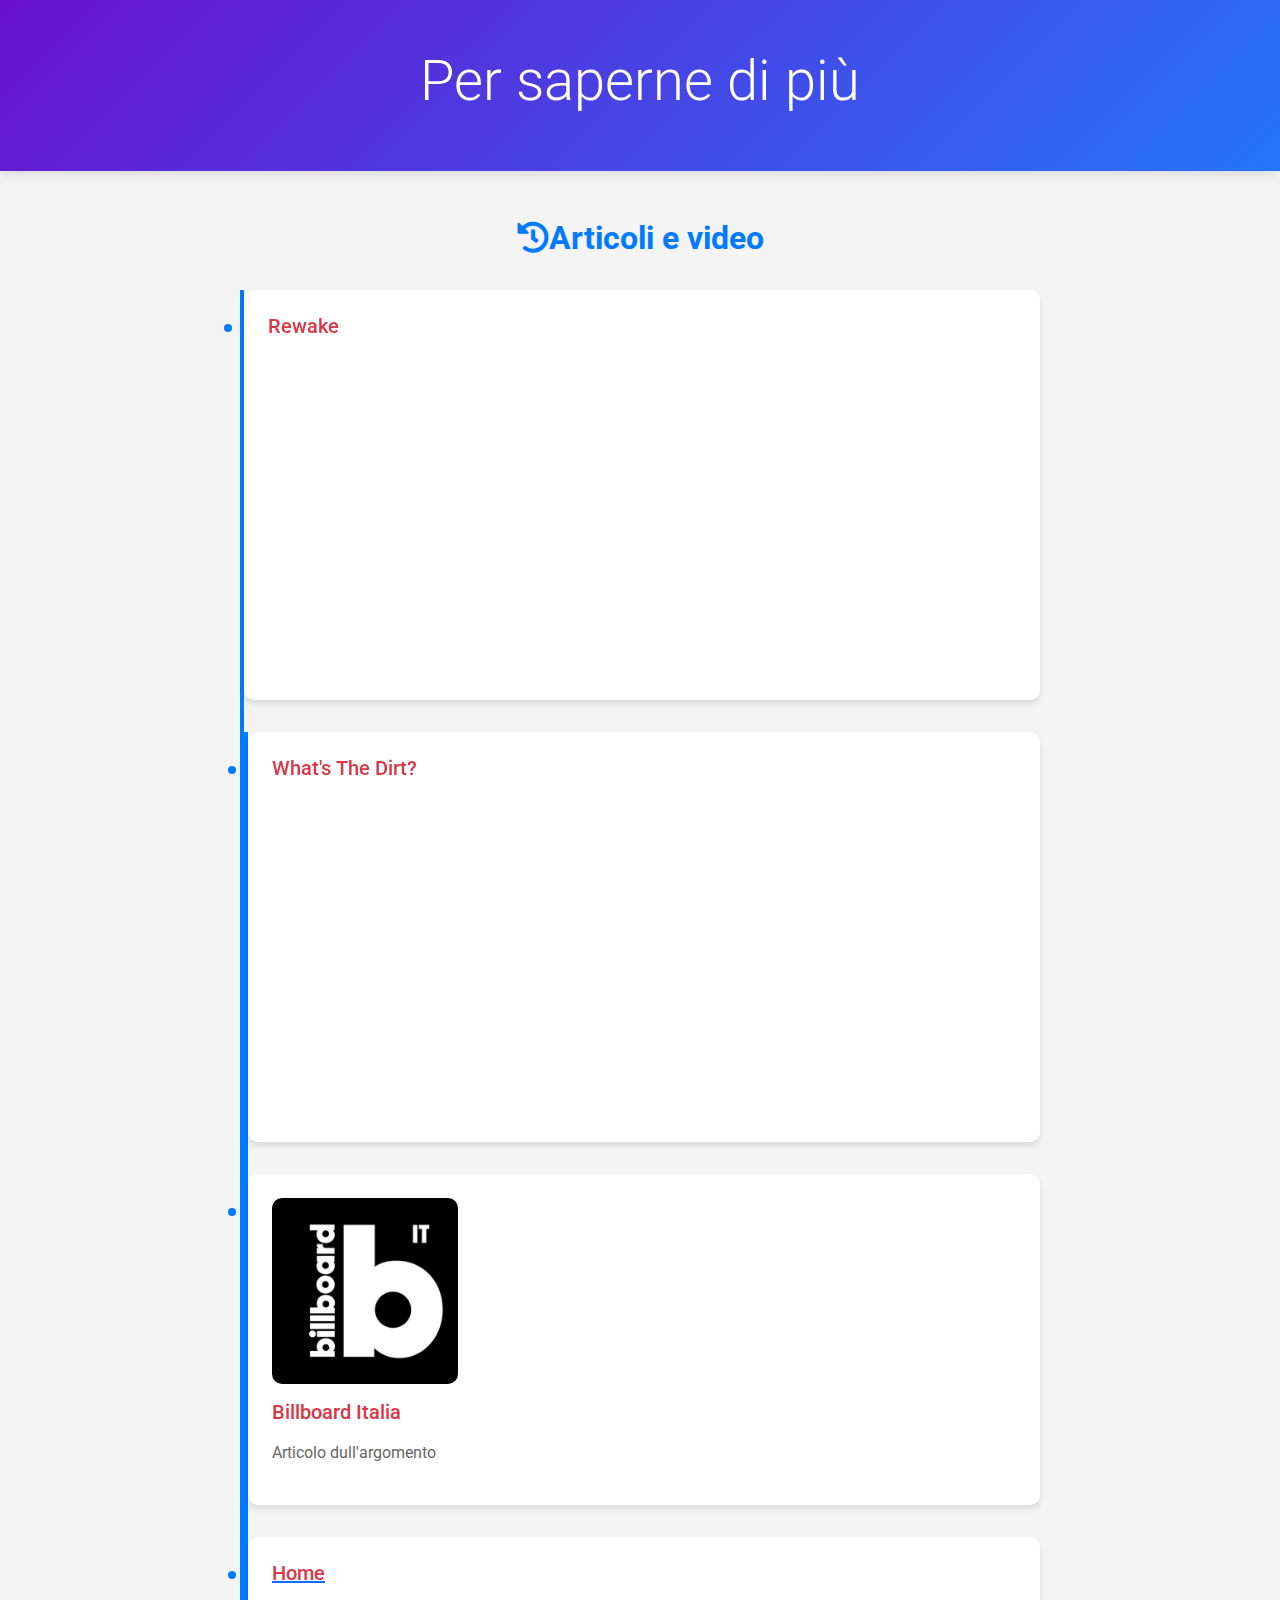
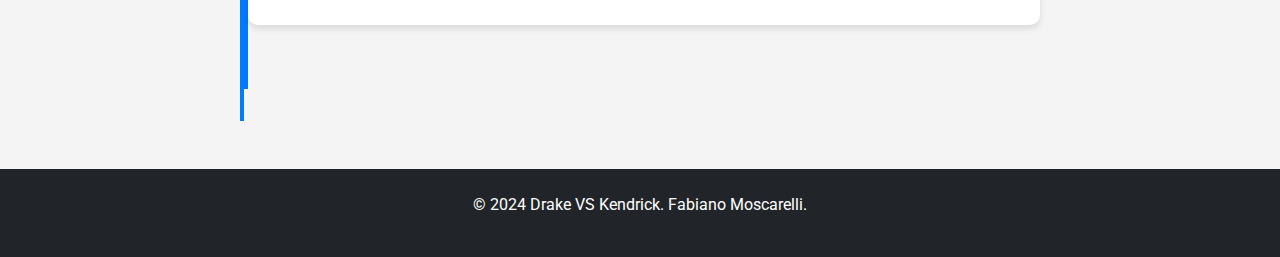
<file: DrakeVsKendrick/more.html>
<!DOCTYPE html>
<html lang="it">
<head>
    <meta charset="UTF-8">
    <meta name="viewport" content="width=device-width, initial-scale=1.0">
    <title>Descrizione del Dissing</title>
    <!-- Bootstrap CSS -->
    <link href="https://stackpath.bootstrapcdn.com/bootstrap/5.1.3/css/bootstrap.min.css" rel="stylesheet">
    <!-- Google Fonts -->
    <link rel="stylesheet" href="https://fonts.googleapis.com/css2?family=Roboto:wght@400;700&display=swap">
    <!-- Font Awesome for Icons -->
    <link rel="stylesheet" href="https://cdnjs.cloudflare.com/ajax/libs/font-awesome/5.15.3/css/all.min.css">
    <!-- AOS Animations -->
    <link rel="stylesheet" href="https://cdn.jsdelivr.net/npm/aos@2.3.4/dist/aos.css">
    <link rel="stylesheet" href="styles.css">
</head>
<body>

    <!-- Header -->
    <header class="header py-5 mb-5">
        <div class="container text-center">
            <h1 class="display-4">Per saperne di più</h1>
        </div>
    </header>

    <div class="container">
        <!-- Dettagli del Dissing -->


        <!-- Timeline del Dissing -->
        <section>

            
            <h2 class="text-info mb-4"><i class="fas fa-history"></i>Articoli e video</h2>
            <div class="timeline">
                <div class="timeline-item" data-aos="fade-up">
                    <div class="row align-items-center">
                        <div class="col-md-12">

                            <h5 class="text-danger">Rewake</h5>
                            <iframe width="560" height="315" src="https://www.youtube.com/embed/RT9NIytqL1w?si=4VNHn6bz88-_MOo3" title="YouTube video player" frameborder="0" allow="accelerometer; autoplay; clipboard-write; encrypted-media; gyroscope; picture-in-picture; web-share" referrerpolicy="strict-origin-when-cross-origin" allowfullscreen></iframe>
                        </div>
                    </div>
                </div>
                <div class="timeline">
                    <div class="timeline-item" data-aos="fade-up">
                        <div class="row align-items-center">
                            <div class="col-md-12">
    
                                <h5 class="text-danger">What's The Dirt?</h5>
                                <iframe width="560" height="315" src="https://www.youtube.com/embed/2hjA_L7yjfY?si=_W7BbgOyegK8vBst" title="YouTube video player" frameborder="0" allow="accelerometer; autoplay; clipboard-write; encrypted-media; gyroscope; picture-in-picture; web-share" referrerpolicy="strict-origin-when-cross-origin" allowfullscreen></iframe>
                            </div>
                        </div>
                    </div>
                <div class="timeline-item" data-aos="fade-up" data-aos-delay="300">
                    <div class="row align-items-center">
                        <div class="col-md-12"  >
                            <a href="https://billboard.it/top-story/kendrick-lamar-drake-dissing/2024/05/06160071/">
                                <img src="billboard.jpg" alt="billboard Italia" class="img-fluid timeline-img">
                            </a> <h5 class="text-danger">Billboard Italia</h5>
                            <p>Articolo dull'argomento</p>
                        </div>
                    </div>
                </div>
                <div class="timeline-item" data-aos="fade-up" data-aos-delay="300">
                    <div class="row align-items-center">
                        <div class="col-md-12"  >
                            <a href="main.html"><h5 class="text-danger">Home</h5></a>
                            
                        </div>
                    </div>
                </div>


        </section>



    </div>


    

    <!-- Footer -->
    <footer class="bg-dark text-white py-4 mt-5">
        <div class="container text-center">
            <p>&copy; 2024 Drake VS Kendrick. Fabiano Moscarelli.</p>

        </div>
    </footer>

    <!-- Bootstrap JS and dependencies -->
    <script src="https://code.jquery.com/jquery-3.6.0.min.js"></script>
    <script src="https://cdn.jsdelivr.net/npm/@popperjs/core@2.9.2/dist/umd/popper.min.js"></script>
    <script src="https://stackpath.bootstrapcdn.com/bootstrap/4.5.2/js/bootstrap.min.js"></script>

    <!-- Scroll Animations -->
    <script src="https://cdn.jsdelivr.net/npm/aos@2.3.4/dist/aos.js"></script>
    <script>
        AOS.init({
            duration: 800,
            easing: 'ease-in-out',
            once: true
        });
    </script>

    
</body>
</html>
</file>
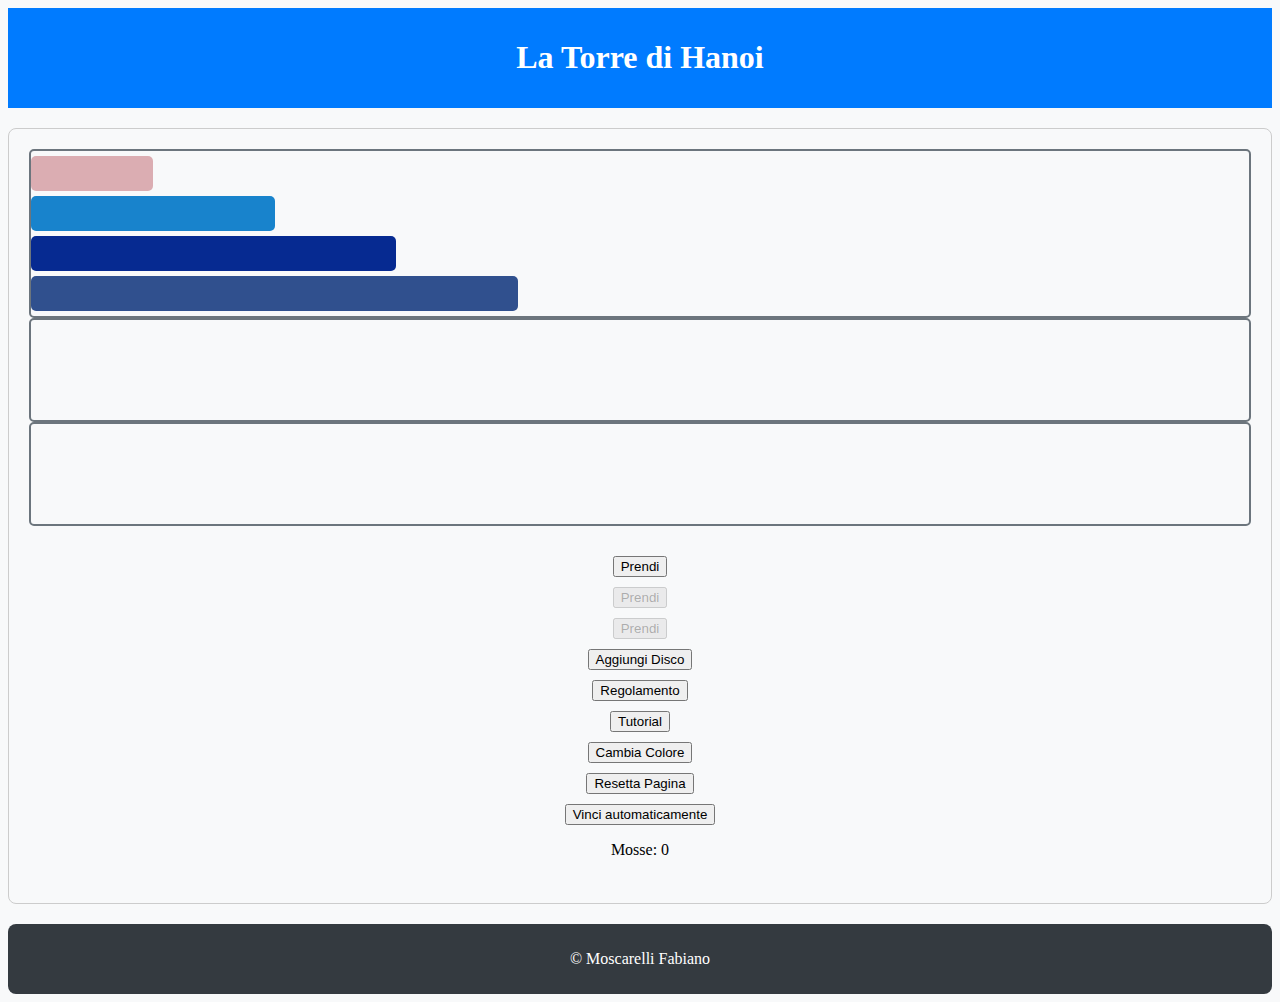
<file: Torri/hanoi.html>
<!DOCTYPE html>
<html lang="it">
<head>
    <title>La Torre di Hanoi</title>
    <link rel="icon" type="image/png" href="forAndroid.png">
    <link href="https://cdn.jsdelivr.net/npm/bootstrap@5.3.2/dist/css/bootstrap.min.css" rel="stylesheet" integrity="sha384-T3c6CoIi6uLrA9TneNEoa7RxnatzjcDSCmG1MXxSR1GAsXEV/Dwwykc2MPK8M2HN" crossorigin="anonymous">
    <link rel="stylesheet" href="mystyle.css">
    <style>
        .disk {
            height: 35px;
        }

        #victoryMessage {
            font-size: 24px;
            font-weight: bold;
            color: green; /* Cambia colore a tuo piacimento */
            margin-top: 20px;
        }
    </style>
</head>
<body>
    <header>
        <center><h1>La Torre di Hanoi</h1></center>
    </header>
    <main>
        <div class="container">
            <div class="row">
                <div id="pole1" class="col-4"></div>
                <div id="pole2" class="col-4"></div>
                <div id="pole3" class="col-4"></div>
            </div>
            <div class="row" style="margin-top:20px;">
                <div class="col-4">
                    <center><button id="btn1" class="btn btn-primary" onclick="clickHandler(1)">Prendi</button></center>
                </div>
                <div class="col-4">
                    <center><button id="btn2" class="btn btn-primary" onclick="clickHandler(2)">Prendi</button></center>
                </div>
                <div class="col-4">
                    <center><button id="btn3" class="btn btn-primary" onclick="clickHandler(3)">Prendi</button></center>
                </div>
            </div>
            <div class="row">
                <div class="col-4">
                    <center><button id="addDiskBtn" class="btn btn-success" onclick="aggiungiPezzo()">Aggiungi Disco</button></center>
                </div>
                <div class="col-4">
                    <center><button class="btn btn-secondary mt-3" onclick="goToRegolamento()">Regolamento</button></center>
                </div>
                <div class="col-4">
                    <center><button class="btn btn-primary mt-3" onclick="goToTutorial()">Tutorial</button></center>
                </div>
                <div class="col-4">
                    <center><button id="changeColorBtn" class="btn btn-info mt-3" onclick="changeBackgroundColor()">Cambia Colore</button></center>
                </div>
                <div class="col-4">
                    <center><button class="btn btn-danger mt-3" onclick="resetPage()">Resetta Pagina</button></center>
                </div>
                <div class="col-4">
                    <center><button class="btn btn-warning mt-3" onclick="winGame()">Vinci automaticamente</button></center>
                </div>
                <div class="col-12">
                    <center><p id="moveCounter">Mosse: 0</p></center>
                    <center><p id="victoryMessage"></p></center>
                </div>
            </div>
            <div class="row">
                <div class="col-4"></div>
                <div id="mano" class="col-4"></div>
                <div class="col-4"></div>
            </div>
        </div>
    </main>
    <footer>
        <center><p>&copy; Moscarelli Fabiano</p></center>
    </footer>
    <script src="https://cdn.jsdelivr.net/npm/bootstrap@5.3.2/dist/js/bootstrap.bundle.min.js" integrity="sha384-C6RzsynM9kWDrMNeT87bh95OGNyZPhcTNXj1NW7RuBCsyN/o0jlpcV8Qyq46cDfL" crossorigin="anonymous"></script>
    <script>
        var palo1 = [1, 2, 3, 4];
        var palo2 = [];
        var palo3 = [];
        var mano = 0;
        var numeroPezzi = 4;
        var maxPezzi = 8;
        var mosse = 0;

        function drawDisk(dimension) {
            if (dimension === undefined) {
                return "";
            }

            let randomColor = getRandomColor();
            return "<div class='disk' style='background-color: " + randomColor + ";width:" + dimension * 10 + "%;'></div>";
        }

        function getPalo(num) {
            if (num === 1) {
                return palo1;
            } else if (num === 2) {
                return palo2;
            } else {
                return palo3;
            }
        }

        function drawPalo(num) {
            let divPalo = document.getElementById("pole" + num);
            let palo = getPalo(num);
            divPalo.innerHTML = "";
            for (let i = 0; i < palo.length; i++) {
                divPalo.innerHTML += drawDisk(palo[i]);
            }
        }

        function drawAll() {
            drawPalo(1);
            drawPalo(2);
            drawPalo(3);
            checkButtons();
        }

        function checkButtons() {
            checkButton(1);
            checkButton(2);
            checkButton(3);
            checkVictory();
        }

        function checkButton(n) {
            let btn = document.getElementById("btn" + n);
            let palo = getPalo(n);
            if (mano === 0) {
                btn.disabled = palo.length === 0;
                btn.innerText = "Prendi";
            } else {
                btn.disabled = palo.length > 0 && mano > palo[0];
                btn.innerText = "Metti";
            }
            btn.classList.remove("btn-danger");
            btn.classList.add("btn-primary");

            var button = document.getElementById("addDiskBtn");
            button.disabled = !(numeroPezzi < maxPezzi && palo1.length === numeroPezzi);
        }

        function clickHandler(paloNum) {
            let palo = getPalo(paloNum);

            if (mano === 0) {
                if (palo.length > 0) {
                    mano = palo.shift();
                }
            } else {
                if (palo.length === 0 || mano < palo[0]) {
                    palo.unshift(mano);
                    mano = 0;
                    mosse++;
                    updateMoveCounter();
                }
            }

            drawAll();
        }

        function resetTorre() {
            palo1 = [1, 2, 3, 4];
            palo2 = [];
            palo3 = [];
            mano = 0;
            mosse = 0;
            updateMoveCounter();
            drawAll();
        }

        function aggiungiPezzo() {
            if (numeroPezzi < maxPezzi) {
                getPalo(1).push(++numeroPezzi);
                drawAll();
            }
        }

        function changeBackgroundColor() {
            document.body.style.backgroundColor = getRandomColor();
        }

        function getRandomColor() {
            var letters = '0123456789ABCDEF';
            var color = '#';
            for (var i = 0; i < 6; i++) {
                color += letters[Math.floor(Math.random() * 16)];
            }
            return color;
        }

        function goToRegolamento() {
            window.location.href = "regolamento.html";
        }

        function goToTutorial() {
            window.location.href = "tutorial.html";
        }

        function resetPage() {
            location.reload();
        }

        function updateMoveCounter() {
            var moveCounterElement = document.getElementById("moveCounter");
            moveCounterElement.innerText = "Mosse: " + mosse;
        }

        function checkVictory() {
            if (palo3.length === numeroPezzi) {
                var victoryMessageElement = document.getElementById("victoryMessage");
                victoryMessageElement.innerText = "Hai vinto! Complimenti!";
            }
        }

        function winGame() {
            palo3 = palo3.concat(palo1);
            palo1 = [];
            palo2 = [];
            mano = 0;
            mosse++;
            updateMoveCounter();
            drawAll();
            checkVictory();
        }

        drawAll();
    </script>
</body>
</html>
</file>
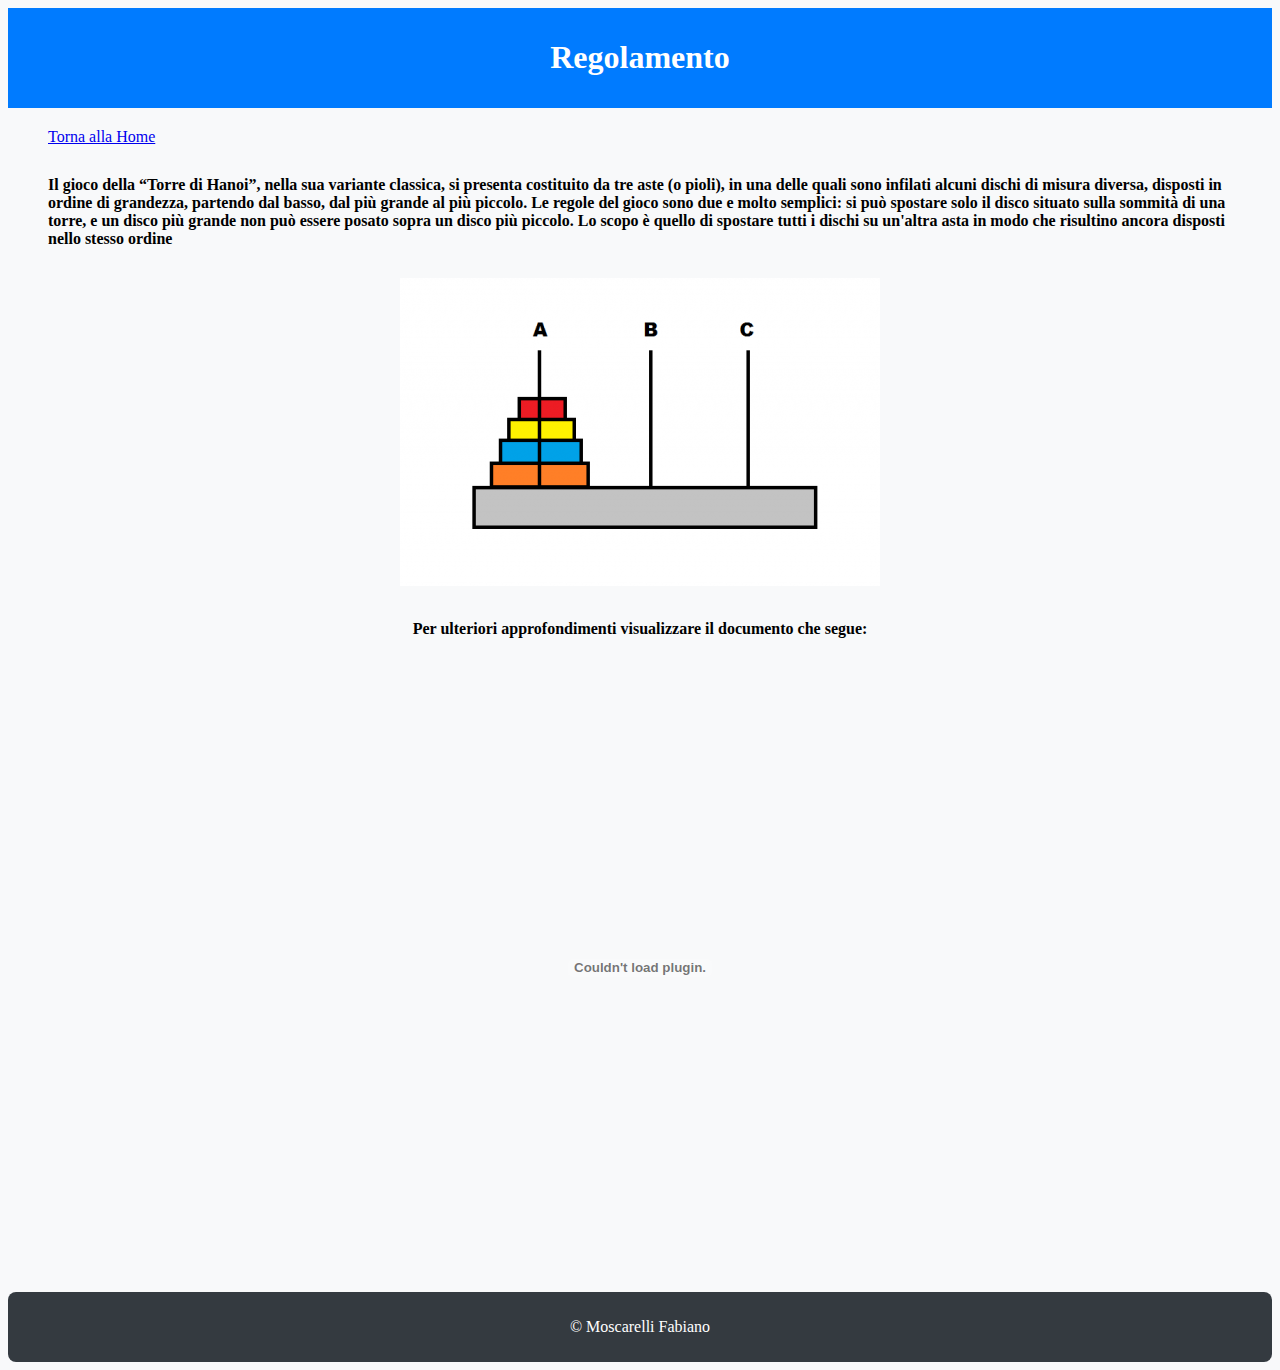
<file: Torri/regolamento.html>
<!DOCTYPE html>
<html lang="it">
<head>
    <title>La Torre di Hanoi</title>
    <link rel="icon" type="image/png" href="forAndroid.png"> 
    <link href="https://cdn.jsdelivr.net/npm/bootstrap@5.3.2/dist/css/bootstrap.min.css" rel="stylesheet" integrity="sha384-T3c6CoIi6uLrA9TneNEoa7RxnatzjcDSCmG1MXxSR1GAsXEV/Dwwykc2MPK8M2HN" crossorigin="anonymous">   
    <link rel="stylesheet" href="mystyle.css"> 
</head>
<body>
    <header>
        <center><h1>Regolamento</h1></center>
    </header>
    <main>
	    <left><a href="hanoi.html" class="btn btn-primary mt-3 Home">Torna alla Home</a></left>

        <b><div class="Regole"> Il gioco della “Torre di Hanoi”, nella sua variante classica, si presenta costituito da tre
        aste (o pioli), in una delle quali sono infilati alcuni dischi di misura diversa, disposti in
        ordine di grandezza, partendo dal basso, dal più grande al più piccolo.
        Le regole del gioco sono due e molto semplici: si può spostare solo il disco situato sulla
        sommità di una torre, e un disco più grande non può essere posato sopra un disco più
        piccolo.
        Lo scopo è quello di spostare tutti i dischi su un'altra asta in modo che risultino ancora
        disposti nello stesso ordine</div></b>
    </main>
    <center><img src="torrihanoi.png" alt="Torri di Hanoi">
    <div class="Regole"><b>Per ulteriori approfondimenti visualizzare il documento che segue: </b></div>
	<embed src="Problemi-sulle-torri-di-Hanoi.pdf" type="application/pdf" width="50%" height="600px" /></center>


    <footer>
        <center><p>&copy; Moscarelli Fabiano</p></center>
    </footer>
</body>
</html>
</file>
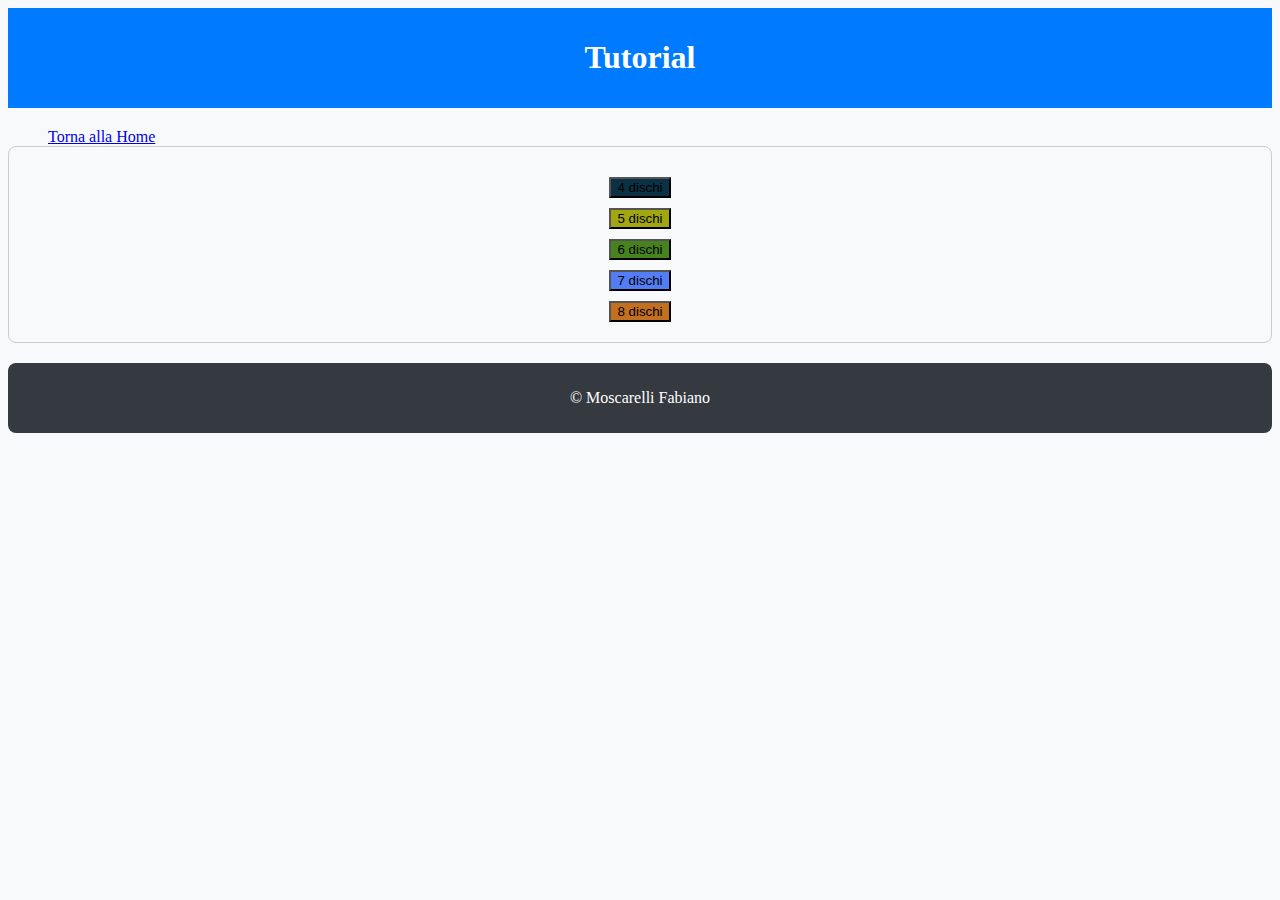
<file: Torri/tutorial.html>
<!DOCTYPE html>
<html lang="it">
<head>
    <title>La Torre di Hanoi - Tutorial</title>
    <link rel="icon" type="image/png" href="forAndroid.png"> 
    <link href="https://cdn.jsdelivr.net/npm/bootstrap@5.3.2/dist/css/bootstrap.min.css" rel="stylesheet" integrity="sha384-T3c6CoIi6uLrA9TneNEoa7RxnatzjcDSCmG1MXxSR1GAsXEV/Dwwykc2MPK8M2HN" crossorigin="anonymous">   
    <link rel="stylesheet" href="mystyle.css"> 
    <style>
        .random-color {
            background-color: #; /* colore casuale sarà aggiunto tramite script */
        }
    </style>
</head>
<body>
    <header>
        <center><h1>Tutorial</h1></center>
    </header>
    <main>
		    <left><a href="hanoi.html" class="btn btn-primary mt-3 Home">Torna alla Home</a></left>

        <div class="container">
            <div class="row">
                <div class="col-12">

                <div class="col-12">
                    <center><button class="btn btn-secondary random-color" onclick="openYouTubeVideo('7AUG7zXe-KU')">4 dischi</button></center>
                </div>
                <div class="col-12">
                    <center><button class="btn btn-primary random-color" onclick="openYouTubeVideo('BalWjeY2O9g')">5 dischi</button></center>
                </div>
                <div class="col-12">
                    <center><button class="btn btn-secondary random-color" onclick="openYouTubeVideo('iFV821yY7Ns')">6 dischi</button></center>
                </div>
                <div class="col-12">
                    <center><button class="btn btn-primary random-color" onclick="openYouTubeVideo('tXKbzoglOaw')">7 dischi</button></center>
                </div>
                <div class="col-12">
                    <center><button class="btn btn-secondary random-color" onclick="openYouTubeVideo('lvXvkMjrVco')">8 dischi</button></center>
                </div>
            </div>
        </div>
    </main>
    <footer>
        <center><p>&copy; Moscarelli Fabiano</p></center>
    </footer>

    <script src="https://cdn.jsdelivr.net/npm/bootstrap@5.3.2/dist/js/bootstrap.bundle.min.js" integrity="sha384-C6RzsynM9kWDrMNeT87bh95OGNyZPhcTNXj1NW7RuBCsyN/o0jlpcV8Qyq46cDfL" crossorigin="anonymous"></script>
    <script>
        function getRandomColor() {
            var letters = '0123456789ABCDEF';
            var color = '#';
            for (var i = 0; i < 6; i++) {
                color += letters[Math.floor(Math.random() * 16)];
            }
            return color;
        }

        var buttons = document.querySelectorAll('.random-color');
        buttons.forEach(function(button) {
            button.style.backgroundColor = getRandomColor();
        });

        function openYouTubeVideo(videoId) {
            window.open("https://www.youtube.com/watch?v=" + videoId);
        }
    </script>
</body>
</html>
</file>
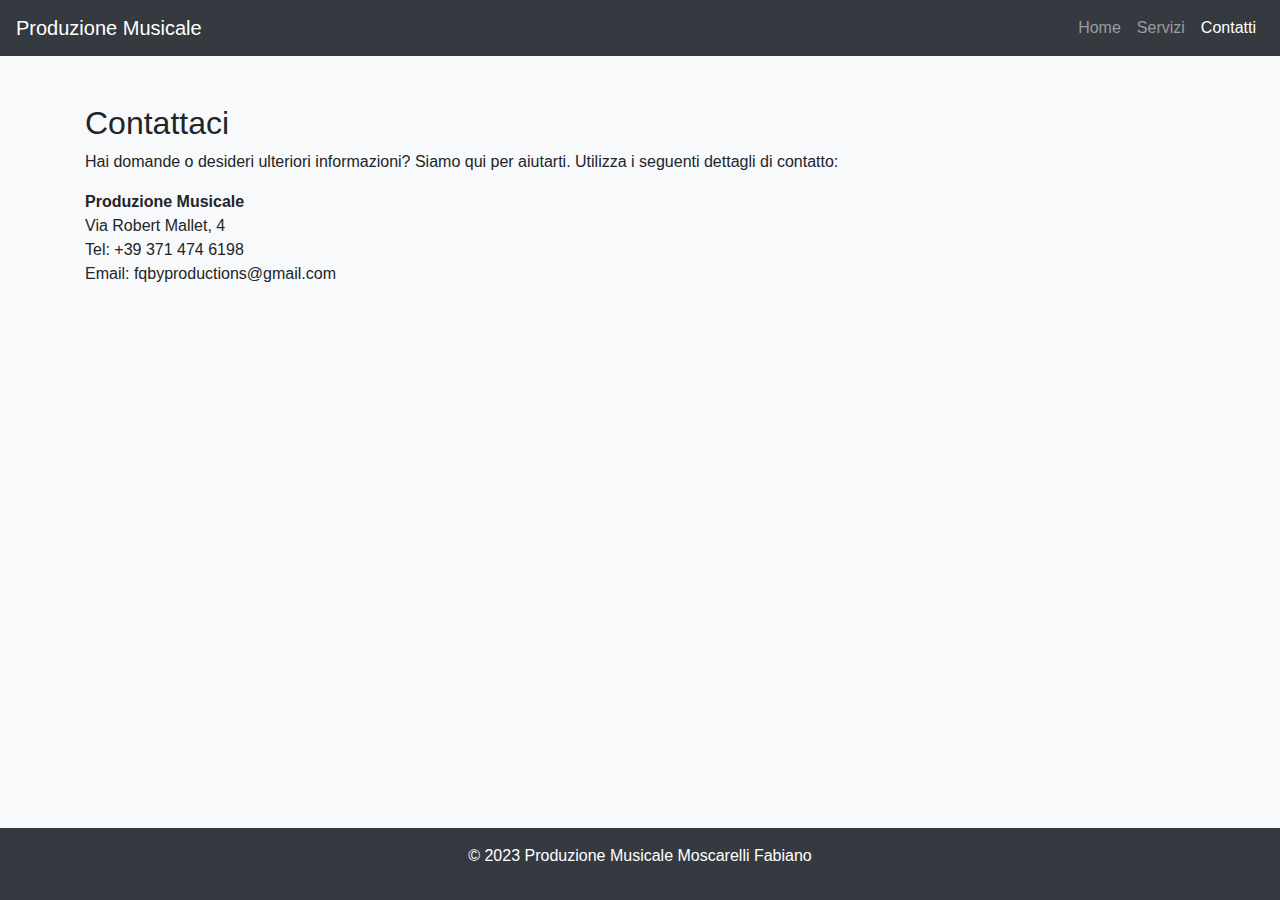
<file: HTMLBOOTSTRAP/HTMLBOOTSTRAP/contatti.html>
<!DOCTYPE html>
<head>
  <title>Contattaci - Produzione Musicale</title>

  <link rel="stylesheet" href="https://maxcdn.bootstrapcdn.com/bootstrap/4.0.0/css/bootstrap.min.css">
  
  <style>
    body {
      background-color: #f8f9fa;
    }

    .navbar {
      margin-bottom: 3rem;
    }

    .contact {
      margin-top: 2rem;
    }

    .footer {
      background-color: #343a40;
      color: #ffffff;
      text-align: center;
      padding: 1rem;
      position: fixed;
      bottom: 0;
      width: 100%;
    }
  </style>
</head>
<body>

  <nav class="navbar navbar-expand-lg navbar-dark bg-dark">
    <a class="navbar-brand" href="#">Produzione Musicale</a>
    <button class="navbar-toggler" type="button" data-toggle="collapse" data-target="#navbarNav" aria-controls="navbarNav" aria-expanded="false" aria-label="Toggle navigation">
      <span class="navbar-toggler-icon"></span>
    </button>
    <div class="collapse navbar-collapse" id="navbarNav">
      <ul class="navbar-nav ml-auto">
        <li class="nav-item">
          <a class="nav-link" href="index.html">Home</a>
        </li>
        <li class="nav-item">
          <a class="nav-link" href="servizi.html">Servizi</a>
        </li>
        <li class="nav-item active">
          <a class="nav-link" href="#">Contatti <span class="sr-only">(current)</span></a>
        </li>
      </ul>
    </div>
  </nav>

  <div class="container contact">
    <h2 class="mt-5">Contattaci</h2>
    <p>Hai domande o desideri ulteriori informazioni? Siamo qui per aiutarti. Utilizza i seguenti dettagli di contatto:</p>

    <address>
      <strong>Produzione Musicale</strong><br>
      Via Robert Mallet, 4<br>
      Tel: +39 371 474 6198<br>
      Email: fqbyproductions@gmail.com
    </address>
  </div>

  <div class="footer">
    <p>&copy; 2023 Produzione Musicale Moscarelli Fabiano</p>
  </div>

  <script src="https://code.jquery.com/jquery-3.2.1.slim.min.js"></script>
  <script src="https://cdn.jsdelivr.net/npm/@popperjs/core@2.10.2/dist/umd/popper.min.js"></script>
  <script src="https://maxcdn.bootstrapcdn.com/bootstrap/4.0.0/js/bootstrap.min.js"></script>

</body>
</html>
</file>
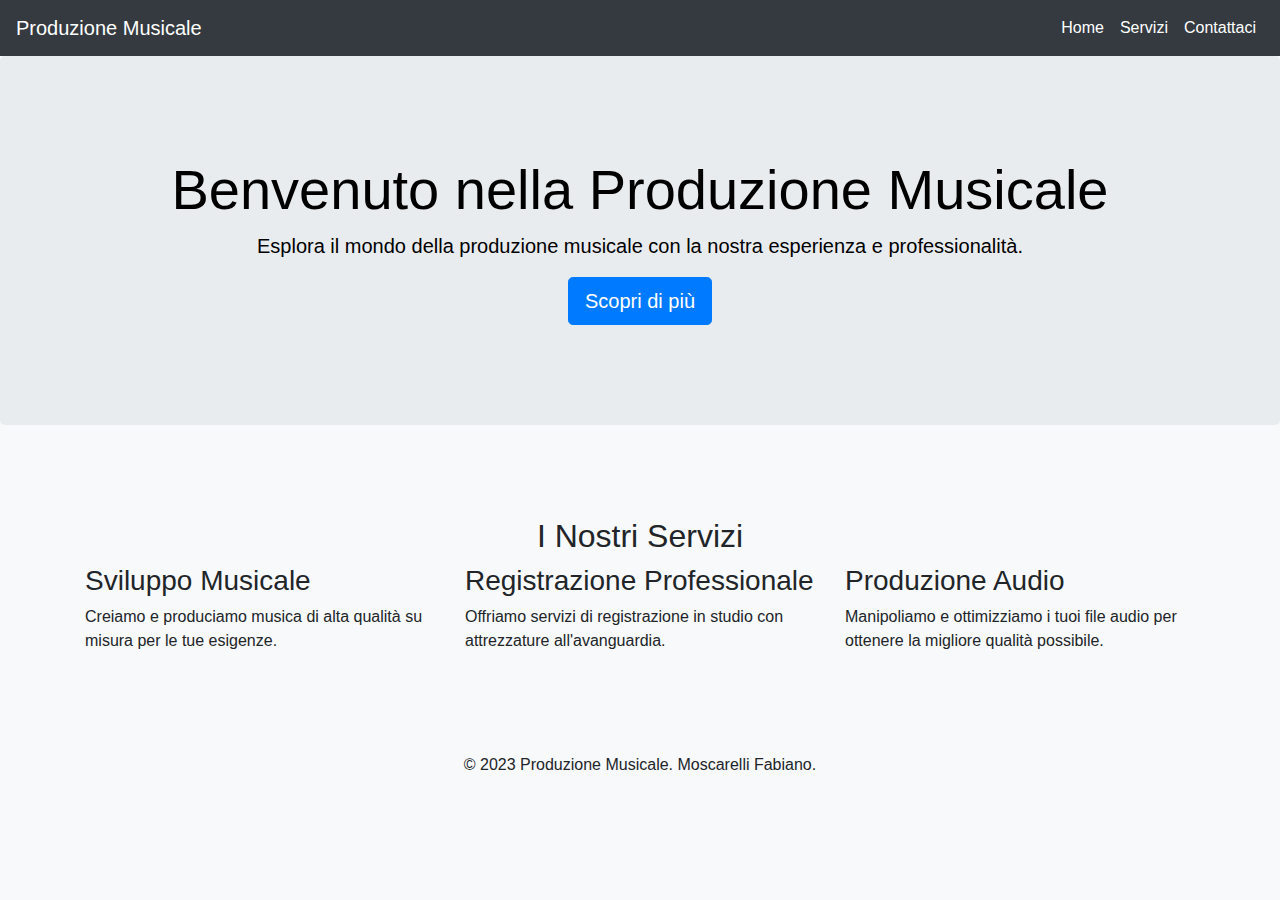
<file: HTMLBOOTSTRAP/HTMLBOOTSTRAP/main.html>
<!DOCTYPE html>

<head>
    <title>Produzione Musicale</title>

    <link href="https://maxcdn.bootstrapcdn.com/bootstrap/4.0.0/css/bootstrap.min.css" rel="stylesheet">

    <style>
        body {
            background-color: #f8f9fa;
        }

        .jumbotron {
            background-size: cover;
            color: #000;
            text-align: center;
            padding: 100px 0;
        }

        .navbar {
            background-color: #343a40;
        }

        .navbar-dark .navbar-brand {
            color: #fff;
        }

        .navbar-dark .navbar-nav .nav-link {
            color: #fff;
        }

        .section {
            padding: 60px 0;
        }

    </style>
</head>

<body>

    <nav class="navbar navbar-expand-lg navbar-dark">
        <a class="navbar-brand" href="#">Produzione Musicale</a>
        <button class="navbar-toggler" type="button" data-toggle="collapse" data-target="#navbarNav"
            aria-controls="navbarNav" aria-expanded="false" aria-label="Toggle navigation">
            <span class="navbar-toggler-icon"></span>
        </button>
        <div class="collapse navbar-collapse" id="navbarNav">
            <ul class="navbar-nav ml-auto">
                <li class="nav-item active">
                    <a class="nav-link" href="main.html">Home</a>
                </li>
                <li class="nav-item">
                    <a class="nav-link" href="servizi.html">Servizi</a>
                </li>
                <li class="nav-item">
                    <a class="nav-link" href="contatti.html">Contattaci</a>
                </li>
            </ul>
        </div>
    </nav>

    <div class="jumbotron">
        <h1 class="display-4">Benvenuto nella Produzione Musicale</h1>
        <p class="lead">Esplora il mondo della produzione musicale con la nostra esperienza e professionalità.</p>
        <a class="btn btn-primary btn-lg" href="index.html" role="button">Scopri di più</a>
    </div>

    <div class="section">
        <div class="container">
            <h2 class="text-center">I Nostri Servizi</h2>
            <div class="row">
                <div class="col-md-4">
                    <h3>Sviluppo Musicale</h3>
                    <p>Creiamo e produciamo musica di alta qualità su misura per le tue esigenze.</p>
                </div>
                <div class="col-md-4">
                    <h3>Registrazione Professionale</h3>
                    <p>Offriamo servizi di registrazione in studio con attrezzature all'avanguardia.</p>
                </div>
                <div class="col-md-4">
                    <h3>Produzione Audio</h3>
                    <p>Manipoliamo e ottimizziamo i tuoi file audio per ottenere la migliore qualità possibile.</p>
                </div>
            </div>
        </div>
    </div>

    <footer class="text-center py-4">
        <p>&copy; 2023 Produzione Musicale. Moscarelli Fabiano.</p>
    </footer>

    <script src="https://code.jquery.com/jquery-3.2.1.slim.min.js"></script>
    <script src="https://cdnjs.cloudflare.com/ajax/libs/popper.js/1.12.9/umd/popper.min.js"></script>
    <script src="https://maxcdn.bootstrapcdn.com/bootstrap/4.0.0/js/bootstrap.min.js"></script>

</body>

</html>
</file>
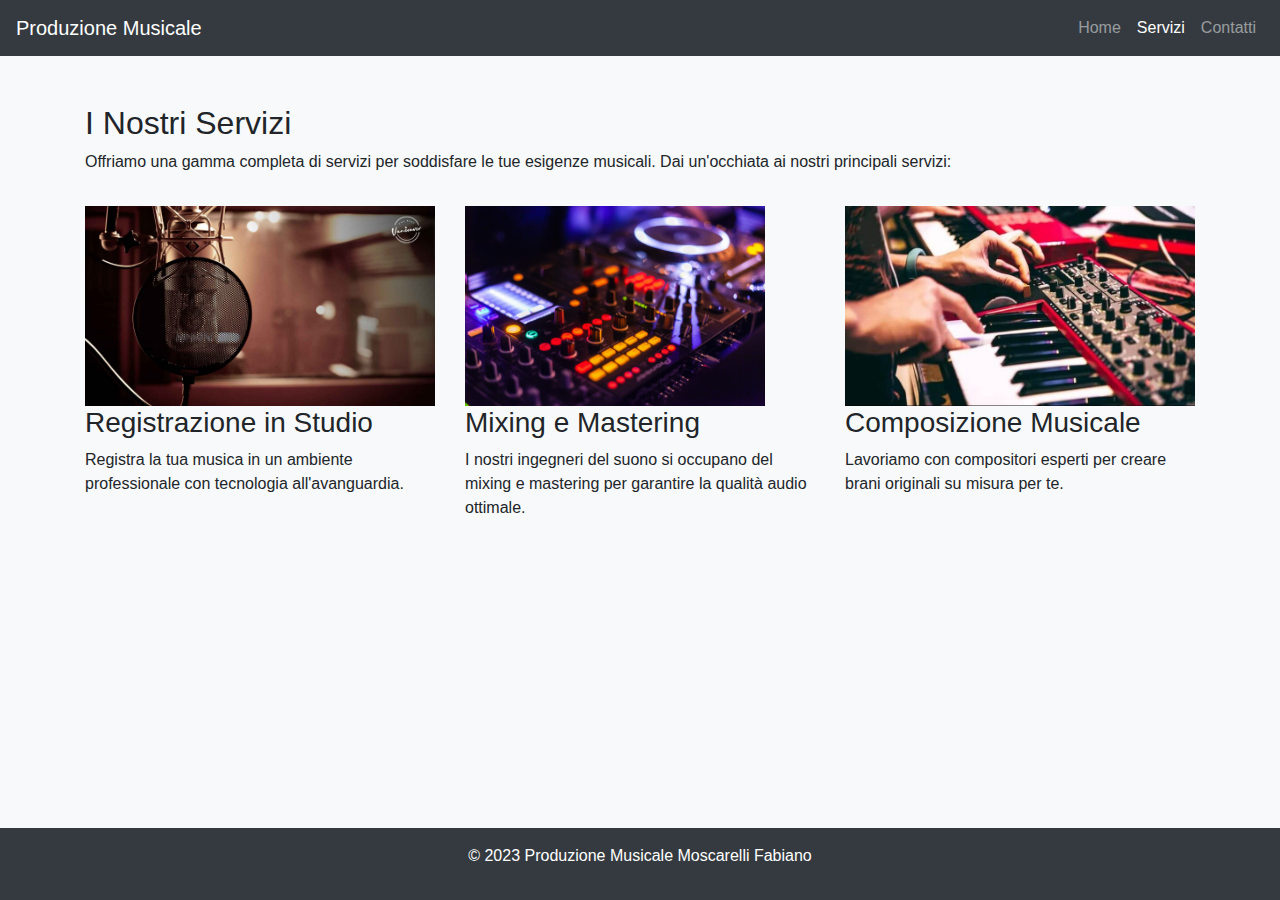
<file: HTMLBOOTSTRAP/HTMLBOOTSTRAP/servizi.html>
<!DOCTYPE html>
<head>
  <title>Servizi - Produzione Musicale</title>

  <link rel="stylesheet" href="https://maxcdn.bootstrapcdn.com/bootstrap/4.0.0/css/bootstrap.min.css">
  
  <style>
    body {
      background-color: #f8f9fa;
    }

    .navbar {
      margin-bottom: 3rem;
    }

    .feature {
      margin-top: 2rem;
    }

    .feature img {
      max-width: 100%;
      height: 200px;
    }

    .footer {
      background-color: #343a40;
      color: #ffffff;
      text-align: center;
      padding: 1rem;
      position: fixed;
      bottom: 0;
      width: 100%;
    }
  </style>
</head>
<body>

  <nav class="navbar navbar-expand-lg navbar-dark bg-dark">
    <a class="navbar-brand" href="#">Produzione Musicale</a>
    <button class="navbar-toggler" type="button" data-toggle="collapse" data-target="#navbarNav" aria-controls="navbarNav" aria-expanded="false" aria-label="Toggle navigation">
      <span class="navbar-toggler-icon"></span>
    </button>
    <div class="collapse navbar-collapse" id="navbarNav">
      <ul class="navbar-nav ml-auto">
        <li class="nav-item">
          <a class="nav-link" href="main.html">Home</a>
        </li>
        <li class="nav-item active">
          <a class="nav-link" href="#">Servizi <span class="sr-only">(current)</span></a>
        </li>
        <li class="nav-item">
          <a class="nav-link" href="contatti.html">Contatti</a>
        </li>
      </ul>
    </div>
  </nav>

  <div class="container">
    <h2 class="mt-5">I Nostri Servizi</h2>
    <p>Offriamo una gamma completa di servizi per soddisfare le tue esigenze musicali. Dai un'occhiata ai nostri principali servizi:</p>

    <div class="row feature">
      <div class="col-md-4">
        <img src="recording.jpg" alt="Registrazione in studio">
        <h3>Registrazione in Studio</h3>
        <p>Registra la tua musica in un ambiente professionale con tecnologia all'avanguardia.</p>
      </div>
      <div class="col-md-4">
        <img src="mixing.jpg" alt="Mixing e Mastering">
        <h3>Mixing e Mastering</h3>
        <p>I nostri ingegneri del suono si occupano del mixing e mastering per garantire la qualità audio ottimale.</p>
      </div>
      <div class="col-md-4">
        <img src="composition.jpg" alt="Composizione Musicale">
        <h3>Composizione Musicale</h3>
        <p>Lavoriamo con compositori esperti per creare brani originali su misura per te.</p>
      </div>
    </div>
  </div>

  <div class="footer">
    <p>&copy; 2023 Produzione Musicale Moscarelli Fabiano</p>
  </div>

  <script src="https://code.jquery.com/jquery-3.2.1.slim.min.js"></script>
  <script src="https://cdn.jsdelivr.net/npm/@popperjs/core@2.10.2/dist/umd/popper.min.js"></script>
  <script src="https://maxcdn.bootstrapcdn.com/bootstrap/4.0.0/js/bootstrap.min.js"></script>

</body>
</html>
</file>
<file: css/icomoon.css>
@font-face {
    font-family: 'icomoon';
    src:    url('fonts/icomoon.eot?1oniuf');
    src:    url('fonts/icomoon.eot?1oniuf#iefix') format('embedded-opentype'),
        url('fonts/icomoon.ttf?1oniuf') format('truetype'),
        url('fonts/icomoon.woff?1oniuf') format('woff'),
        url('fonts/icomoon.svg?1oniuf#icomoon') format('svg');
    font-weight: normal;
    font-style: normal;
}

[class^="icon-"], [class*=" icon-"] {
    /* use !important to prevent issues with browser extensions that change fonts */
    font-family: 'icomoon' !important;
    speak: none;
    font-style: normal;
    font-weight: normal;
    font-variant: normal;
    text-transform: none;
    line-height: 1;

    /* Better Font Rendering =========== */
    -webkit-font-smoothing: antialiased;
    -moz-osx-font-smoothing: grayscale;
}

.icon-mobile:before {
    content: "\e000";
}
.icon-laptop:before {
    content: "\e001";
}
.icon-desktop:before {
    content: "\e002";
}
.icon-tablet:before {
    content: "\e003";
}
.icon-phone:before {
    content: "\e004";
}
.icon-document:before {
    content: "\e005";
}
.icon-documents:before {
    content: "\e006";
}
.icon-search:before {
    content: "\e007";
}
.icon-clipboard:before {
    content: "\e008";
}
.icon-newspaper:before {
    content: "\e009";
}
.icon-notebook:before {
    content: "\e00a";
}
.icon-book-open:before {
    content: "\e00b";
}
.icon-browser:before {
    content: "\e00c";
}
.icon-calendar:before {
    content: "\e00d";
}
.icon-presentation:before {
    content: "\e00e";
}
.icon-picture:before {
    content: "\e00f";
}
.icon-pictures:before {
    content: "\e010";
}
.icon-video:before {
    content: "\e011";
}
.icon-camera:before {
    content: "\e012";
}
.icon-printer:before {
    content: "\e013";
}
.icon-toolbox:before {
    content: "\e014";
}
.icon-briefcase:before {
    content: "\e015";
}
.icon-wallet:before {
    content: "\e016";
}
.icon-gift:before {
    content: "\e017";
}
.icon-bargraph:before {
    content: "\e018";
}
.icon-grid:before {
    content: "\e019";
}
.icon-expand:before {
    content: "\e01a";
}
.icon-focus:before {
    content: "\e01b";
}
.icon-edit:before {
    content: "\e01c";
}
.icon-adjustments:before {
    content: "\e01d";
}
.icon-ribbon:before {
    content: "\e01e";
}
.icon-hourglass:before {
    content: "\e01f";
}
.icon-lock:before {
    content: "\e020";
}
.icon-megaphone:before {
    content: "\e021";
}
.icon-shield:before {
    content: "\e022";
}
.icon-trophy:before {
    content: "\e023";
}
.icon-flag:before {
    content: "\e024";
}
.icon-map:before {
    content: "\e025";
}
.icon-puzzle:before {
    content: "\e026";
}
.icon-basket:before {
    content: "\e027";
}
.icon-envelope:before {
    content: "\e028";
}
.icon-streetsign:before {
    content: "\e029";
}
.icon-telescope:before {
    content: "\e02a";
}
.icon-gears:before {
    content: "\e02b";
}
.icon-key:before {
    content: "\e02c";
}
.icon-paperclip:before {
    content: "\e02d";
}
.icon-attachment:before {
    content: "\e02e";
}
.icon-pricetags:before {
    content: "\e02f";
}
.icon-lightbulb:before {
    content: "\e030";
}
.icon-layers:before {
    content: "\e031";
}
.icon-pencil:before {
    content: "\e032";
}
.icon-tools:before {
    content: "\e033";
}
.icon-tools-2:before {
    content: "\e034";
}
.icon-scissors:before {
    content: "\e035";
}
.icon-paintbrush:before {
    content: "\e036";
}
.icon-magnifying-glass:before {
    content: "\e037";
}
.icon-circle-compass:before {
    content: "\e038";
}
.icon-linegraph:before {
    content: "\e039";
}
.icon-mic:before {
    content: "\e03a";
}
.icon-strategy:before {
    content: "\e03b";
}
.icon-beaker:before {
    content: "\e03c";
}
.icon-caution:before {
    content: "\e03d";
}
.icon-recycle:before {
    content: "\e03e";
}
.icon-anchor:before {
    content: "\e03f";
}
.icon-profile-male:before {
    content: "\e040";
}
.icon-profile-female:before {
    content: "\e041";
}
.icon-bike:before {
    content: "\e042";
}
.icon-wine:before {
    content: "\e043";
}
.icon-hotairballoon:before {
    content: "\e044";
}
.icon-globe:before {
    content: "\e045";
}
.icon-genius:before {
    content: "\e046";
}
.icon-map-pin:before {
    content: "\e047";
}
.icon-dial:before {
    content: "\e048";
}
.icon-chat:before {
    content: "\e049";
}
.icon-heart:before {
    content: "\e04a";
}
.icon-cloud:before {
    content: "\e04b";
}
.icon-upload:before {
    content: "\e04c";
}
.icon-download:before {
    content: "\e04d";
}
.icon-target:before {
    content: "\e04e";
}
.icon-hazardous:before {
    content: "\e04f";
}
.icon-piechart:before {
    content: "\e050";
}
.icon-speedometer:before {
    content: "\e051";
}
.icon-global:before {
    content: "\e052";
}
.icon-compass:before {
    content: "\e053";
}
.icon-lifesaver:before {
    content: "\e054";
}
.icon-clock:before {
    content: "\e055";
}
.icon-aperture:before {
    content: "\e056";
}
.icon-quote:before {
    content: "\e057";
}
.icon-scope:before {
    content: "\e058";
}
.icon-alarmclock:before {
    content: "\e059";
}
.icon-refresh:before {
    content: "\e05a";
}
.icon-happy:before {
    content: "\e05b";
}
.icon-sad:before {
    content: "\e05c";
}
.icon-facebook:before {
    content: "\e05d";
}
.icon-twitter:before {
    content: "\e05e";
}
.icon-googleplus:before {
    content: "\e05f";
}
.icon-rss:before {
    content: "\e060";
}
.icon-tumblr:before {
    content: "\e061";
}
.icon-linkedin:before {
    content: "\e062";
}
.icon-dribbble:before {
    content: "\e063";
}
.icon-box2:before {
    content: "\ea82";
}
.icon-write:before {
    content: "\ea83";
}
.icon-clock2:before {
    content: "\ea84";
}
.icon-reply2:before {
    content: "\ea85";
}
.icon-reply-all2:before {
    content: "\ea86";
}
.icon-forward2:before {
    content: "\ea87";
}
.icon-flag2:before {
    content: "\ea88";
}
.icon-search2:before {
    content: "\ea89";
}
.icon-trash2:before {
    content: "\ea8a";
}
.icon-envelope2:before {
    content: "\ea8b";
}
.icon-bubble:before {
    content: "\ea8c";
}
.icon-bubbles:before {
    content: "\ea8d";
}
.icon-user2:before {
    content: "\ea8e";
}
.icon-users2:before {
    content: "\ea8f";
}
.icon-cloud2:before {
    content: "\ea90";
}
.icon-download2:before {
    content: "\ea91";
}
.icon-upload2:before {
    content: "\ea92";
}
.icon-rain:before {
    content: "\ea93";
}
.icon-sun:before {
    content: "\ea94";
}
.icon-moon2:before {
    content: "\ea95";
}
.icon-bell2:before {
    content: "\ea96";
}
.icon-folder2:before {
    content: "\ea97";
}
.icon-pin2:before {
    content: "\ea98";
}
.icon-sound2:before {
    content: "\ea99";
}
.icon-microphone:before {
    content: "\ea9a";
}
.icon-camera2:before {
    content: "\ea9b";
}
.icon-image2:before {
    content: "\ea9c";
}
.icon-cog2:before {
    content: "\ea9d";
}
.icon-calendar2:before {
    content: "\ea9e";
}
.icon-book2:before {
    content: "\ea9f";
}
.icon-map-marker:before {
    content: "\eaa0";
}
.icon-store:before {
    content: "\eaa1";
}
.icon-support:before {
    content: "\eaa2";
}
.icon-tag2:before {
    content: "\eaa3";
}
.icon-heart2:before {
    content: "\eaa4";
}
.icon-video-camera:before {
    content: "\eaa5";
}
.icon-trophy2:before {
    content: "\eaa6";
}
.icon-cart:before {
    content: "\eaa7";
}
.icon-eye2:before {
    content: "\eaa8";
}
.icon-cancel:before {
    content: "\eaa9";
}
.icon-chart:before {
    content: "\eaaa";
}
.icon-target2:before {
    content: "\eaab";
}
.icon-printer2:before {
    content: "\eaac";
}
.icon-location2:before {
    content: "\eaad";
}
.icon-bookmark2:before {
    content: "\eaae";
}
.icon-monitor:before {
    content: "\eaaf";
}
.icon-cross2:before {
    content: "\eab0";
}
.icon-plus2:before {
    content: "\eab1";
}
.icon-left:before {
    content: "\eab2";
}
.icon-up:before {
    content: "\eab3";
}
.icon-browser2:before {
    content: "\eab4";
}
.icon-windows:before {
    content: "\eab5";
}
.icon-switch2:before {
    content: "\eab6";
}
.icon-dashboard:before {
    content: "\eab7";
}
.icon-play:before {
    content: "\eab8";
}
.icon-fast-forward:before {
    content: "\eab9";
}
.icon-next:before {
    content: "\eaba";
}
.icon-refresh2:before {
    content: "\eabb";
}
.icon-film:before {
    content: "\eabc";
}
.icon-home2:before {
    content: "\eabd";
}
.icon-add-to-list:before {
    content: "\e901";
}
.icon-classic-computer:before {
    content: "\e902";
}
.icon-controller-fast-backward:before {
    content: "\e903";
}
.icon-creative-commons-attribution:before {
    content: "\e904";
}
.icon-creative-commons-noderivs:before {
    content: "\e905";
}
.icon-creative-commons-noncommercial-eu:before {
    content: "\e906";
}
.icon-creative-commons-noncommercial-us:before {
    content: "\e907";
}
.icon-creative-commons-public-domain:before {
    content: "\e908";
}
.icon-creative-commons-remix:before {
    content: "\e909";
}
.icon-creative-commons-share:before {
    content: "\e90a";
}
.icon-creative-commons-sharealike:before {
    content: "\e90b";
}
.icon-creative-commons:before {
    content: "\e90c";
}
.icon-document-landscape:before {
    content: "\e90d";
}
.icon-remove-user:before {
    content: "\e90e";
}
.icon-warning:before {
    content: "\e90f";
}
.icon-arrow-bold-down:before {
    content: "\e910";
}
.icon-arrow-bold-left:before {
    content: "\e911";
}
.icon-arrow-bold-right:before {
    content: "\e912";
}
.icon-arrow-bold-up:before {
    content: "\e913";
}
.icon-arrow-down:before {
    content: "\e914";
}
.icon-arrow-left:before {
    content: "\e915";
}
.icon-arrow-long-down:before {
    content: "\e916";
}
.icon-arrow-long-left:before {
    content: "\e917";
}
.icon-arrow-long-right:before {
    content: "\e918";
}
.icon-arrow-long-up:before {
    content: "\e919";
}
.icon-arrow-right:before {
    content: "\e91a";
}
.icon-arrow-up:before {
    content: "\e91b";
}
.icon-arrow-with-circle-down:before {
    content: "\e91c";
}
.icon-arrow-with-circle-left:before {
    content: "\e91d";
}
.icon-arrow-with-circle-right:before {
    content: "\e91e";
}
.icon-arrow-with-circle-up:before {
    content: "\e91f";
}
.icon-bookmark:before {
    content: "\e920";
}
.icon-bookmarks:before {
    content: "\e921";
}
.icon-chevron-down:before {
    content: "\e922";
}
.icon-chevron-left:before {
    content: "\e923";
}
.icon-chevron-right:before {
    content: "\e924";
}
.icon-chevron-small-down:before {
    content: "\e925";
}
.icon-chevron-small-left:before {
    content: "\e926";
}
.icon-chevron-small-right:before {
    content: "\e927";
}
.icon-chevron-small-up:before {
    content: "\e928";
}
.icon-chevron-thin-down:before {
    content: "\e929";
}
.icon-chevron-thin-left:before {
    content: "\e92a";
}
.icon-chevron-thin-right:before {
    content: "\e92b";
}
.icon-chevron-thin-up:before {
    content: "\e92c";
}
.icon-chevron-up:before {
    content: "\e92d";
}
.icon-chevron-with-circle-down:before {
    content: "\e92e";
}
.icon-chevron-with-circle-left:before {
    content: "\e92f";
}
.icon-chevron-with-circle-right:before {
    content: "\e930";
}
.icon-chevron-with-circle-up:before {
    content: "\e931";
}
.icon-cloud3:before {
    content: "\e932";
}
.icon-controller-fast-forward:before {
    content: "\e933";
}
.icon-controller-jump-to-start:before {
    content: "\e934";
}
.icon-controller-next:before {
    content: "\e935";
}
.icon-controller-paus:before {
    content: "\e936";
}
.icon-controller-play:before {
    content: "\e937";
}
.icon-controller-record:before {
    content: "\e938";
}
.icon-controller-stop:before {
    content: "\e939";
}
.icon-controller-volume:before {
    content: "\e93a";
}
.icon-dot-single:before {
    content: "\e93b";
}
.icon-dots-three-horizontal:before {
    content: "\e93c";
}
.icon-dots-three-vertical:before {
    content: "\e93d";
}
.icon-dots-two-horizontal:before {
    content: "\e93e";
}
.icon-dots-two-vertical:before {
    content: "\e93f";
}
.icon-download3:before {
    content: "\e940";
}
.icon-emoji-flirt:before {
    content: "\e941";
}
.icon-flow-branch:before {
    content: "\e942";
}
.icon-flow-cascade:before {
    content: "\e943";
}
.icon-flow-line:before {
    content: "\e944";
}
.icon-flow-parallel:before {
    content: "\e945";
}
.icon-flow-tree:before {
    content: "\e946";
}
.icon-install:before {
    content: "\e947";
}
.icon-layers2:before {
    content: "\e948";
}
.icon-open-book:before {
    content: "\e949";
}
.icon-resize-100:before {
    content: "\e94a";
}
.icon-resize-full-screen:before {
    content: "\e94b";
}
.icon-save:before {
    content: "\e94c";
}
.icon-select-arrows:before {
    content: "\e94d";
}
.icon-sound-mute:before {
    content: "\e94e";
}
.icon-sound:before {
    content: "\e94f";
}
.icon-trash:before {
    content: "\e950";
}
.icon-triangle-down:before {
    content: "\e951";
}
.icon-triangle-left:before {
    content: "\e952";
}
.icon-triangle-right:before {
    content: "\e953";
}
.icon-triangle-up:before {
    content: "\e954";
}
.icon-uninstall:before {
    content: "\e955";
}
.icon-upload-to-cloud:before {
    content: "\e956";
}
.icon-upload3:before {
    content: "\e957";
}
.icon-add-user:before {
    content: "\e958";
}
.icon-address:before {
    content: "\e959";
}
.icon-adjust:before {
    content: "\e95a";
}
.icon-air:before {
    content: "\e95b";
}
.icon-aircraft-landing:before {
    content: "\e95c";
}
.icon-aircraft-take-off:before {
    content: "\e95d";
}
.icon-aircraft:before {
    content: "\e95e";
}
.icon-align-bottom:before {
    content: "\e95f";
}
.icon-align-horizontal-middle:before {
    content: "\e960";
}
.icon-align-left:before {
    content: "\e961";
}
.icon-align-right:before {
    content: "\e962";
}
.icon-align-top:before {
    content: "\e963";
}
.icon-align-vertical-middle:before {
    content: "\e964";
}
.icon-archive:before {
    content: "\e965";
}
.icon-area-graph:before {
    content: "\e966";
}
.icon-attachment2:before {
    content: "\e967";
}
.icon-awareness-ribbon:before {
    content: "\e968";
}
.icon-back-in-time:before {
    content: "\e969";
}
.icon-back:before {
    content: "\e96a";
}
.icon-bar-graph:before {
    content: "\e96b";
}
.icon-battery:before {
    content: "\e96c";
}
.icon-beamed-note:before {
    content: "\e96d";
}
.icon-bell:before {
    content: "\e96e";
}
.icon-blackboard:before {
    content: "\e96f";
}
.icon-block:before {
    content: "\e970";
}
.icon-book:before {
    content: "\e971";
}
.icon-bowl:before {
    content: "\e972";
}
.icon-box:before {
    content: "\e973";
}
.icon-briefcase2:before {
    content: "\e974";
}
.icon-browser3:before {
    content: "\e975";
}
.icon-brush:before {
    content: "\e976";
}
.icon-bucket:before {
    content: "\e977";
}
.icon-cake:before {
    content: "\e978";
}
.icon-calculator:before {
    content: "\e979";
}
.icon-calendar3:before {
    content: "\e97a";
}
.icon-camera3:before {
    content: "\e97b";
}
.icon-ccw:before {
    content: "\e97c";
}
.icon-chat2:before {
    content: "\e97d";
}
.icon-check:before {
    content: "\e97e";
}
.icon-circle-with-cross:before {
    content: "\e97f";
}
.icon-circle-with-minus:before {
    content: "\e980";
}
.icon-circle-with-plus:before {
    content: "\e981";
}
.icon-circle:before {
    content: "\e982";
}
.icon-circular-graph:before {
    content: "\e983";
}
.icon-clapperboard:before {
    content: "\e984";
}
.icon-clipboard2:before {
    content: "\e985";
}
.icon-clock3:before {
    content: "\e986";
}
.icon-code:before {
    content: "\e987";
}
.icon-cog:before {
    content: "\e988";
}
.icon-colours:before {
    content: "\e989";
}
.icon-compass2:before {
    content: "\e98a";
}
.icon-copy:before {
    content: "\e98b";
}
.icon-credit-card:before {
    content: "\e98c";
}
.icon-credit:before {
    content: "\e98d";
}
.icon-cross:before {
    content: "\e98e";
}
.icon-cup:before {
    content: "\e98f";
}
.icon-cw:before {
    content: "\e990";
}
.icon-cycle:before {
    content: "\e991";
}
.icon-database:before {
    content: "\e992";
}
.icon-dial-pad:before {
    content: "\e993";
}
.icon-direction:before {
    content: "\e994";
}
.icon-document2:before {
    content: "\e995";
}
.icon-documents2:before {
    content: "\e996";
}
.icon-drink:before {
    content: "\e997";
}
.icon-drive:before {
    content: "\e998";
}
.icon-drop:before {
    content: "\e999";
}
.icon-edit2:before {
    content: "\e99a";
}
.icon-email:before {
    content: "\e99b";
}
.icon-emoji-happy:before {
    content: "\e99c";
}
.icon-emoji-neutral:before {
    content: "\e99d";
}
.icon-emoji-sad:before {
    content: "\e99e";
}
.icon-erase:before {
    content: "\e99f";
}
.icon-eraser:before {
    content: "\e9a0";
}
.icon-export:before {
    content: "\e9a1";
}
.icon-eye:before {
    content: "\e9a2";
}
.icon-feather:before {
    content: "\e9a3";
}
.icon-flag3:before {
    content: "\e9a4";
}
.icon-flash:before {
    content: "\e9a5";
}
.icon-flashlight:before {
    content: "\e9a6";
}
.icon-flat-brush:before {
    content: "\e9a7";
}
.icon-folder-images:before {
    content: "\e9a8";
}
.icon-folder-music:before {
    content: "\e9a9";
}
.icon-folder-video:before {
    content: "\e9aa";
}
.icon-folder:before {
    content: "\e9ab";
}
.icon-forward:before {
    content: "\e9ac";
}
.icon-funnel:before {
    content: "\e9ad";
}
.icon-game-controller:before {
    content: "\e9ae";
}
.icon-gauge:before {
    content: "\e9af";
}
.icon-globe2:before {
    content: "\e9b0";
}
.icon-graduation-cap:before {
    content: "\e9b1";
}
.icon-grid2:before {
    content: "\e9b2";
}
.icon-hair-cross:before {
    content: "\e9b3";
}
.icon-hand:before {
    content: "\e9b4";
}
.icon-heart-outlined:before {
    content: "\e9b5";
}
.icon-heart3:before {
    content: "\e9b6";
}
.icon-help-with-circle:before {
    content: "\e9b7";
}
.icon-help:before {
    content: "\e9b8";
}
.icon-home:before {
    content: "\e9b9";
}
.icon-hour-glass:before {
    content: "\e9ba";
}
.icon-image-inverted:before {
    content: "\e9bb";
}
.icon-image:before {
    content: "\e9bc";
}
.icon-images:before {
    content: "\e9bd";
}
.icon-inbox:before {
    content: "\e9be";
}
.icon-infinity:before {
    content: "\e9bf";
}
.icon-info-with-circle:before {
    content: "\e9c0";
}
.icon-info:before {
    content: "\e9c1";
}
.icon-key2:before {
    content: "\e9c2";
}
.icon-keyboard:before {
    content: "\e9c3";
}
.icon-lab-flask:before {
    content: "\e9c4";
}
.icon-landline:before {
    content: "\e9c5";
}
.icon-language:before {
    content: "\e9c6";
}
.icon-laptop2:before {
    content: "\e9c7";
}
.icon-leaf:before {
    content: "\e9c8";
}
.icon-level-down:before {
    content: "\e9c9";
}
.icon-level-up:before {
    content: "\e9ca";
}
.icon-lifebuoy:before {
    content: "\e9cb";
}
.icon-light-bulb:before {
    content: "\e9cc";
}
.icon-light-down:before {
    content: "\e9cd";
}
.icon-light-up:before {
    content: "\e9ce";
}
.icon-line-graph:before {
    content: "\e9cf";
}
.icon-link:before {
    content: "\e9d0";
}
.icon-list:before {
    content: "\e9d1";
}
.icon-location-pin:before {
    content: "\e9d2";
}
.icon-location:before {
    content: "\e9d3";
}
.icon-lock-open:before {
    content: "\e9d4";
}
.icon-lock2:before {
    content: "\e9d5";
}
.icon-log-out:before {
    content: "\e9d6";
}
.icon-login:before {
    content: "\e9d7";
}
.icon-loop:before {
    content: "\e9d8";
}
.icon-magnet:before {
    content: "\e9d9";
}
.icon-magnifying-glass2:before {
    content: "\e9da";
}
.icon-mail:before {
    content: "\e9db";
}
.icon-man:before {
    content: "\e9dc";
}
.icon-map2:before {
    content: "\e9dd";
}
.icon-mask:before {
    content: "\e9de";
}
.icon-medal:before {
    content: "\e9df";
}
.icon-megaphone2:before {
    content: "\e9e0";
}
.icon-menu:before {
    content: "\e9e1";
}
.icon-message:before {
    content: "\e9e2";
}
.icon-mic2:before {
    content: "\e9e3";
}
.icon-minus:before {
    content: "\e9e4";
}
.icon-mobile2:before {
    content: "\e9e5";
}
.icon-modern-mic:before {
    content: "\e9e6";
}
.icon-moon:before {
    content: "\e9e7";
}
.icon-mouse:before {
    content: "\e9e8";
}
.icon-music:before {
    content: "\e9e9";
}
.icon-network:before {
    content: "\e9ea";
}
.icon-new-message:before {
    content: "\e9eb";
}
.icon-new:before {
    content: "\e9ec";
}
.icon-news:before {
    content: "\e9ed";
}
.icon-note:before {
    content: "\e9ee";
}
.icon-notification:before {
    content: "\e9ef";
}
.icon-old-mobile:before {
    content: "\e9f0";
}
.icon-old-phone:before {
    content: "\e9f1";
}
.icon-palette:before {
    content: "\e9f2";
}
.icon-paper-plane:before {
    content: "\e9f3";
}
.icon-pencil2:before {
    content: "\e9f4";
}
.icon-phone2:before {
    content: "\e9f5";
}
.icon-pie-chart:before {
    content: "\e9f6";
}
.icon-pin:before {
    content: "\e9f7";
}
.icon-plus:before {
    content: "\e9f8";
}
.icon-popup:before {
    content: "\e9f9";
}
.icon-power-plug:before {
    content: "\e9fa";
}
.icon-price-ribbon:before {
    content: "\e9fb";
}
.icon-price-tag:before {
    content: "\e9fc";
}
.icon-print:before {
    content: "\e9fd";
}
.icon-progress-empty:before {
    content: "\e9fe";
}
.icon-progress-full:before {
    content: "\e9ff";
}
.icon-progress-one:before {
    content: "\ea00";
}
.icon-progress-two:before {
    content: "\ea01";
}
.icon-publish:before {
    content: "\ea02";
}
.icon-quote2:before {
    content: "\ea03";
}
.icon-radio:before {
    content: "\ea04";
}
.icon-reply-all:before {
    content: "\ea05";
}
.icon-reply:before {
    content: "\ea06";
}
.icon-retweet:before {
    content: "\ea07";
}
.icon-rocket:before {
    content: "\ea08";
}
.icon-round-brush:before {
    content: "\ea09";
}
.icon-rss2:before {
    content: "\ea0a";
}
.icon-ruler:before {
    content: "\ea0b";
}
.icon-scissors2:before {
    content: "\ea0c";
}
.icon-share-alternitive:before {
    content: "\ea0d";
}
.icon-share:before {
    content: "\ea0e";
}
.icon-shareable:before {
    content: "\ea0f";
}
.icon-shield2:before {
    content: "\ea10";
}
.icon-shop:before {
    content: "\ea11";
}
.icon-shopping-bag:before {
    content: "\ea12";
}
.icon-shopping-basket:before {
    content: "\ea13";
}
.icon-shopping-cart:before {
    content: "\ea14";
}
.icon-shuffle:before {
    content: "\ea15";
}
.icon-signal:before {
    content: "\ea16";
}
.icon-sound-mix:before {
    content: "\ea17";
}
.icon-sports-club:before {
    content: "\ea18";
}
.icon-spreadsheet:before {
    content: "\ea19";
}
.icon-squared-cross:before {
    content: "\ea1a";
}
.icon-squared-minus:before {
    content: "\ea1b";
}
.icon-squared-plus:before {
    content: "\ea1c";
}
.icon-star-outlined:before {
    content: "\ea1d";
}
.icon-star:before {
    content: "\ea1e";
}
.icon-stopwatch:before {
    content: "\ea1f";
}
.icon-suitcase:before {
    content: "\ea20";
}
.icon-swap:before {
    content: "\ea21";
}
.icon-sweden:before {
    content: "\ea22";
}
.icon-switch:before {
    content: "\ea23";
}
.icon-tablet2:before {
    content: "\ea24";
}
.icon-tag:before {
    content: "\ea25";
}
.icon-text-document-inverted:before {
    content: "\ea26";
}
.icon-text-document:before {
    content: "\ea27";
}
.icon-text:before {
    content: "\ea28";
}
.icon-thermometer:before {
    content: "\ea29";
}
.icon-thumbs-down:before {
    content: "\ea2a";
}
.icon-thumbs-up:before {
    content: "\ea2b";
}
.icon-thunder-cloud:before {
    content: "\ea2c";
}
.icon-ticket:before {
    content: "\ea2d";
}
.icon-time-slot:before {
    content: "\ea2e";
}
.icon-tools2:before {
    content: "\ea2f";
}
.icon-traffic-cone:before {
    content: "\ea30";
}
.icon-tree:before {
    content: "\ea31";
}
.icon-trophy3:before {
    content: "\ea32";
}
.icon-tv:before {
    content: "\ea33";
}
.icon-typing:before {
    content: "\ea34";
}
.icon-unread:before {
    content: "\ea35";
}
.icon-untag:before {
    content: "\ea36";
}
.icon-user:before {
    content: "\ea37";
}
.icon-users:before {
    content: "\ea38";
}
.icon-v-card:before {
    content: "\ea39";
}
.icon-video2:before {
    content: "\ea3a";
}
.icon-vinyl:before {
    content: "\ea3b";
}
.icon-voicemail:before {
    content: "\ea3c";
}
.icon-wallet2:before {
    content: "\ea3d";
}
.icon-water:before {
    content: "\ea3e";
}
.icon-500px-with-circle:before {
    content: "\ea3f";
}
.icon-500px:before {
    content: "\ea40";
}
.icon-basecamp:before {
    content: "\ea41";
}
.icon-behance:before {
    content: "\ea42";
}
.icon-creative-cloud:before {
    content: "\ea43";
}
.icon-dropbox:before {
    content: "\ea44";
}
.icon-evernote:before {
    content: "\ea45";
}
.icon-flattr:before {
    content: "\ea46";
}
.icon-foursquare:before {
    content: "\ea47";
}
.icon-google-drive:before {
    content: "\ea48";
}
.icon-google-hangouts:before {
    content: "\ea49";
}
.icon-grooveshark:before {
    content: "\ea4a";
}
.icon-icloud:before {
    content: "\ea4b";
}
.icon-mixi:before {
    content: "\ea4c";
}
.icon-onedrive:before {
    content: "\ea4d";
}
.icon-paypal:before {
    content: "\ea4e";
}
.icon-picasa:before {
    content: "\ea4f";
}
.icon-qq:before {
    content: "\ea50";
}
.icon-rdio-with-circle:before {
    content: "\ea51";
}
.icon-renren:before {
    content: "\ea52";
}
.icon-scribd:before {
    content: "\ea53";
}
.icon-sina-weibo:before {
    content: "\ea54";
}
.icon-skype-with-circle:before {
    content: "\ea55";
}
.icon-skype:before {
    content: "\ea56";
}
.icon-slideshare:before {
    content: "\ea57";
}
.icon-smashing:before {
    content: "\ea58";
}
.icon-soundcloud:before {
    content: "\ea59";
}
.icon-spotify-with-circle:before {
    content: "\ea5a";
}
.icon-spotify:before {
    content: "\ea5b";
}
.icon-swarm:before {
    content: "\ea5c";
}
.icon-vine-with-circle:before {
    content: "\ea5d";
}
.icon-vine:before {
    content: "\ea5e";
}
.icon-vk-alternitive:before {
    content: "\ea5f";
}
.icon-vk-with-circle:before {
    content: "\ea60";
}
.icon-vk:before {
    content: "\ea61";
}
.icon-xing-with-circle:before {
    content: "\ea62";
}
.icon-xing:before {
    content: "\ea63";
}
.icon-yelp:before {
    content: "\ea64";
}
.icon-dribbble-with-circle:before {
    content: "\ea65";
}
.icon-dribbble2:before {
    content: "\ea66";
}
.icon-facebook-with-circle:before {
    content: "\ea67";
}
.icon-facebook2:before {
    content: "\ea68";
}
.icon-flickr-with-circle:before {
    content: "\ea69";
}
.icon-flickr:before {
    content: "\ea6a";
}
.icon-github-with-circle:before {
    content: "\ea6b";
}
.icon-github:before {
    content: "\ea6c";
}
.icon-google-with-circle:before {
    content: "\ea6d";
}
.icon-google:before {
    content: "\ea6e";
}
.icon-instagram-with-circle:before {
    content: "\ea6f";
}
.icon-instagram:before {
    content: "\ea70";
}
.icon-lastfm-with-circle:before {
    content: "\ea71";
}
.icon-lastfm:before {
    content: "\ea72";
}
.icon-linkedin-with-circle:before {
    content: "\ea73";
}
.icon-linkedin2:before {
    content: "\ea74";
}
.icon-pinterest-with-circle:before {
    content: "\ea75";
}
.icon-pinterest:before {
    content: "\ea76";
}
.icon-rdio:before {
    content: "\ea77";
}
.icon-stumbleupon-with-circle:before {
    content: "\ea78";
}
.icon-stumbleupon:before {
    content: "\ea79";
}
.icon-tumblr-with-circle:before {
    content: "\ea7a";
}
.icon-tumblr2:before {
    content: "\ea7b";
}
.icon-twitter-with-circle:before {
    content: "\ea7c";
}
.icon-twitter2:before {
    content: "\ea7d";
}
.icon-vimeo-with-circle:before {
    content: "\ea7e";
}
.icon-vimeo:before {
    content: "\ea7f";
}
.icon-youtube-with-circle:before {
    content: "\ea80";
}
.icon-youtube:before {
    content: "\ea81";
}
.icon-home3:before {
    content: "\eabe";
}
.icon-home22:before {
    content: "\eabf";
}
.icon-home32:before {
    content: "\eac0";
}
.icon-office:before {
    content: "\eac1";
}
.icon-newspaper2:before {
    content: "\eac2";
}
.icon-pencil3:before {
    content: "\eac3";
}
.icon-pencil22:before {
    content: "\eac4";
}
.icon-quill:before {
    content: "\eac5";
}
.icon-pen:before {
    content: "\eac6";
}
.icon-blog:before {
    content: "\eac7";
}
.icon-eyedropper:before {
    content: "\eac8";
}
.icon-droplet:before {
    content: "\eac9";
}
.icon-paint-format:before {
    content: "\eaca";
}
.icon-image3:before {
    content: "\eacb";
}
.icon-images2:before {
    content: "\eacc";
}
.icon-camera4:before {
    content: "\eacd";
}
.icon-headphones:before {
    content: "\eace";
}
.icon-music2:before {
    content: "\eacf";
}
.icon-play2:before {
    content: "\ead0";
}
.icon-film2:before {
    content: "\ead1";
}
.icon-video-camera2:before {
    content: "\ead2";
}
.icon-dice:before {
    content: "\ead3";
}
.icon-pacman:before {
    content: "\ead4";
}
.icon-spades:before {
    content: "\ead5";
}
.icon-clubs:before {
    content: "\ead6";
}
.icon-diamonds:before {
    content: "\ead7";
}
.icon-bullhorn:before {
    content: "\ead8";
}
.icon-connection:before {
    content: "\ead9";
}
.icon-podcast:before {
    content: "\eada";
}
.icon-feed:before {
    content: "\eadb";
}
.icon-mic3:before {
    content: "\eadc";
}
.icon-book3:before {
    content: "\eadd";
}
.icon-books:before {
    content: "\eade";
}
.icon-library:before {
    content: "\eadf";
}
.icon-file-text:before {
    content: "\eae0";
}
.icon-profile:before {
    content: "\eae1";
}
.icon-file-empty:before {
    content: "\eae2";
}
.icon-files-empty:before {
    content: "\eae3";
}
.icon-file-text2:before {
    content: "\eae4";
}
.icon-file-picture:before {
    content: "\eae5";
}
.icon-file-music:before {
    content: "\eae6";
}
.icon-file-play:before {
    content: "\eae7";
}
.icon-file-video:before {
    content: "\eae8";
}
.icon-file-zip:before {
    content: "\eae9";
}
.icon-copy2:before {
    content: "\eaea";
}
.icon-paste:before {
    content: "\eaeb";
}
.icon-stack:before {
    content: "\eaec";
}
.icon-folder3:before {
    content: "\eaed";
}
.icon-folder-open:before {
    content: "\eaee";
}
.icon-folder-plus:before {
    content: "\eaef";
}
.icon-folder-minus:before {
    content: "\eaf0";
}
.icon-folder-download:before {
    content: "\eaf1";
}
.icon-folder-upload:before {
    content: "\eaf2";
}
.icon-price-tag2:before {
    content: "\eaf3";
}
.icon-price-tags:before {
    content: "\eaf4";
}
.icon-barcode:before {
    content: "\eaf5";
}
.icon-qrcode:before {
    content: "\eaf6";
}
.icon-ticket2:before {
    content: "\eaf7";
}
.icon-cart2:before {
    content: "\eaf8";
}
.icon-coin-dollar:before {
    content: "\eaf9";
}
.icon-coin-euro:before {
    content: "\eafa";
}
.icon-coin-pound:before {
    content: "\eafb";
}
.icon-coin-yen:before {
    content: "\eafc";
}
.icon-credit-card2:before {
    content: "\eafd";
}
.icon-calculator2:before {
    content: "\eafe";
}
.icon-lifebuoy2:before {
    content: "\eaff";
}
.icon-phone3:before {
    content: "\eb00";
}
.icon-phone-hang-up:before {
    content: "\eb01";
}
.icon-address-book:before {
    content: "\eb02";
}
.icon-envelop:before {
    content: "\eb03";
}
.icon-pushpin:before {
    content: "\eb04";
}
.icon-location3:before {
    content: "\eb05";
}
.icon-location22:before {
    content: "\eb06";
}
.icon-compass3:before {
    content: "\eb07";
}
.icon-compass22:before {
    content: "\eb08";
}
.icon-map3:before {
    content: "\eb09";
}
.icon-map22:before {
    content: "\eb0a";
}
.icon-history:before {
    content: "\eb0b";
}
.icon-clock4:before {
    content: "\eb0c";
}
.icon-clock22:before {
    content: "\eb0d";
}
.icon-alarm:before {
    content: "\eb0e";
}
.icon-bell3:before {
    content: "\eb0f";
}
.icon-stopwatch2:before {
    content: "\eb10";
}
.icon-calendar4:before {
    content: "\eb11";
}
.icon-printer3:before {
    content: "\eb12";
}
.icon-keyboard2:before {
    content: "\eb13";
}
.icon-display:before {
    content: "\eb14";
}
.icon-laptop3:before {
    content: "\eb15";
}
.icon-mobile3:before {
    content: "\eb16";
}
.icon-mobile22:before {
    content: "\eb17";
}
.icon-tablet3:before {
    content: "\eb18";
}
.icon-tv2:before {
    content: "\eb19";
}
.icon-drawer:before {
    content: "\eb1a";
}
.icon-drawer2:before {
    content: "\eb1b";
}
.icon-box-add:before {
    content: "\eb1c";
}
.icon-box-remove:before {
    content: "\eb1d";
}
.icon-download4:before {
    content: "\eb1e";
}
.icon-upload4:before {
    content: "\eb1f";
}
.icon-floppy-disk:before {
    content: "\eb20";
}
.icon-drive2:before {
    content: "\eb21";
}
.icon-database2:before {
    content: "\eb22";
}
.icon-undo:before {
    content: "\eb23";
}
.icon-redo:before {
    content: "\eb24";
}
.icon-undo2:before {
    content: "\eb25";
}
.icon-redo2:before {
    content: "\eb26";
}
.icon-forward3:before {
    content: "\eb27";
}
.icon-reply3:before {
    content: "\eb28";
}
.icon-bubble2:before {
    content: "\eb29";
}
.icon-bubbles2:before {
    content: "\eb2a";
}
.icon-bubbles22:before {
    content: "\eb2b";
}
.icon-bubble22:before {
    content: "\eb2c";
}
.icon-bubbles3:before {
    content: "\eb2d";
}
.icon-bubbles4:before {
    content: "\eb2e";
}
.icon-user3:before {
    content: "\eb2f";
}
.icon-users3:before {
    content: "\eb30";
}
.icon-user-plus:before {
    content: "\eb31";
}
.icon-user-minus:before {
    content: "\eb32";
}
.icon-user-check:before {
    content: "\eb33";
}
.icon-user-tie:before {
    content: "\eb34";
}
.icon-quotes-left:before {
    content: "\eb35";
}
.icon-quotes-right:before {
    content: "\eb36";
}
.icon-hour-glass2:before {
    content: "\eb37";
}
.icon-spinner:before {
    content: "\eb38";
}
.icon-spinner2:before {
    content: "\eb39";
}
.icon-spinner3:before {
    content: "\eb3a";
}
.icon-spinner4:before {
    content: "\eb3b";
}
.icon-spinner5:before {
    content: "\eb3c";
}
.icon-spinner6:before {
    content: "\eb3d";
}
.icon-spinner7:before {
    content: "\eb3e";
}
.icon-spinner8:before {
    content: "\eb3f";
}
.icon-spinner9:before {
    content: "\eb40";
}
.icon-spinner10:before {
    content: "\eb41";
}
.icon-spinner11:before {
    content: "\eb42";
}
.icon-binoculars:before {
    content: "\eb43";
}
.icon-search3:before {
    content: "\eb44";
}
.icon-zoom-in:before {
    content: "\eb45";
}
.icon-zoom-out:before {
    content: "\eb46";
}
.icon-enlarge:before {
    content: "\eb47";
}
.icon-shrink:before {
    content: "\eb48";
}
.icon-enlarge2:before {
    content: "\eb49";
}
.icon-shrink2:before {
    content: "\eb4a";
}
.icon-key3:before {
    content: "\eb4b";
}
.icon-key22:before {
    content: "\eb4c";
}
.icon-lock3:before {
    content: "\eb4d";
}
.icon-unlocked:before {
    content: "\eb4e";
}
.icon-wrench:before {
    content: "\eb4f";
}
.icon-equalizer:before {
    content: "\eb50";
}
.icon-equalizer2:before {
    content: "\eb51";
}
.icon-cog3:before {
    content: "\eb52";
}
.icon-cogs:before {
    content: "\eb53";
}
.icon-hammer:before {
    content: "\eb54";
}
.icon-magic-wand:before {
    content: "\eb55";
}
.icon-aid-kit:before {
    content: "\eb56";
}
.icon-bug:before {
    content: "\eb57";
}
.icon-pie-chart2:before {
    content: "\eb58";
}
.icon-stats-dots:before {
    content: "\eb59";
}
.icon-stats-bars:before {
    content: "\eb5a";
}
.icon-stats-bars2:before {
    content: "\eb5b";
}
.icon-trophy4:before {
    content: "\eb5c";
}
.icon-gift2:before {
    content: "\eb5d";
}
.icon-glass:before {
    content: "\eb5e";
}
.icon-glass2:before {
    content: "\eb5f";
}
.icon-mug:before {
    content: "\eb60";
}
.icon-spoon-knife:before {
    content: "\eb61";
}
.icon-leaf2:before {
    content: "\eb62";
}
.icon-rocket2:before {
    content: "\eb63";
}
.icon-meter:before {
    content: "\eb64";
}
.icon-meter2:before {
    content: "\eb65";
}
.icon-hammer2:before {
    content: "\eb66";
}
.icon-fire:before {
    content: "\eb67";
}
.icon-lab:before {
    content: "\eb68";
}
.icon-magnet2:before {
    content: "\eb69";
}
.icon-bin:before {
    content: "\eb6a";
}
.icon-bin2:before {
    content: "\eb6b";
}
.icon-briefcase3:before {
    content: "\eb6c";
}
.icon-airplane:before {
    content: "\eb6d";
}
.icon-truck:before {
    content: "\eb6e";
}
.icon-road:before {
    content: "\eb6f";
}
.icon-accessibility:before {
    content: "\eb70";
}
.icon-target3:before {
    content: "\eb71";
}
.icon-shield3:before {
    content: "\eb72";
}
.icon-power:before {
    content: "\eb73";
}
.icon-switch3:before {
    content: "\eb74";
}
.icon-power-cord:before {
    content: "\eb75";
}
.icon-clipboard3:before {
    content: "\eb76";
}
.icon-list-numbered:before {
    content: "\eb77";
}
.icon-list2:before {
    content: "\eb78";
}
.icon-list22:before {
    content: "\eb79";
}
.icon-tree2:before {
    content: "\eb7a";
}
.icon-menu2:before {
    content: "\eb7b";
}
.icon-menu22:before {
    content: "\eb7c";
}
.icon-menu3:before {
    content: "\eb7d";
}
.icon-menu4:before {
    content: "\eb7e";
}
.icon-cloud4:before {
    content: "\eb7f";
}
.icon-cloud-download:before {
    content: "\eb80";
}
.icon-cloud-upload:before {
    content: "\eb81";
}
.icon-cloud-check:before {
    content: "\eb82";
}
.icon-download22:before {
    content: "\eb83";
}
.icon-upload22:before {
    content: "\eb84";
}
.icon-download32:before {
    content: "\eb85";
}
.icon-upload32:before {
    content: "\eb86";
}
.icon-sphere:before {
    content: "\eb87";
}
.icon-earth:before {
    content: "\eb88";
}
.icon-link2:before {
    content: "\eb89";
}
.icon-flag4:before {
    content: "\eb8a";
}
.icon-attachment3:before {
    content: "\eb8b";
}
.icon-eye3:before {
    content: "\eb8c";
}
.icon-eye-plus:before {
    content: "\eb8d";
}
.icon-eye-minus:before {
    content: "\eb8e";
}
.icon-eye-blocked:before {
    content: "\eb8f";
}
.icon-bookmark3:before {
    content: "\eb90";
}
.icon-bookmarks2:before {
    content: "\eb91";
}
.icon-sun2:before {
    content: "\eb92";
}
.icon-contrast:before {
    content: "\eb93";
}
.icon-brightness-contrast:before {
    content: "\eb94";
}
.icon-star-empty:before {
    content: "\eb95";
}
.icon-star-half:before {
    content: "\eb96";
}
.icon-star-full:before {
    content: "\eb97";
}
.icon-heart4:before {
    content: "\eb98";
}
.icon-heart-broken:before {
    content: "\eb99";
}
.icon-man2:before {
    content: "\eb9a";
}
.icon-woman:before {
    content: "\eb9b";
}
.icon-man-woman:before {
    content: "\eb9c";
}
.icon-happy2:before {
    content: "\eb9d";
}
.icon-happy22:before {
    content: "\eb9e";
}
.icon-smile:before {
    content: "\eb9f";
}
.icon-smile2:before {
    content: "\eba0";
}
.icon-tongue:before {
    content: "\eba1";
}
.icon-tongue2:before {
    content: "\eba2";
}
.icon-sad2:before {
    content: "\eba3";
}
.icon-sad22:before {
    content: "\eba4";
}
.icon-wink:before {
    content: "\eba5";
}
.icon-wink2:before {
    content: "\eba6";
}
.icon-grin:before {
    content: "\eba7";
}
.icon-grin2:before {
    content: "\eba8";
}
.icon-cool:before {
    content: "\eba9";
}
.icon-cool2:before {
    content: "\ebaa";
}
.icon-angry:before {
    content: "\ebab";
}
.icon-angry2:before {
    content: "\ebac";
}
.icon-evil:before {
    content: "\ebad";
}
.icon-evil2:before {
    content: "\ebae";
}
.icon-shocked:before {
    content: "\ebaf";
}
.icon-shocked2:before {
    content: "\ebb0";
}
.icon-baffled:before {
    content: "\ebb1";
}
.icon-baffled2:before {
    content: "\ebb2";
}
.icon-confused:before {
    content: "\ebb3";
}
.icon-confused2:before {
    content: "\ebb4";
}
.icon-neutral:before {
    content: "\ebb5";
}
.icon-neutral2:before {
    content: "\ebb6";
}
.icon-hipster:before {
    content: "\ebb7";
}
.icon-hipster2:before {
    content: "\ebb8";
}
.icon-wondering:before {
    content: "\ebb9";
}
.icon-wondering2:before {
    content: "\ebba";
}
.icon-sleepy:before {
    content: "\ebbb";
}
.icon-sleepy2:before {
    content: "\ebbc";
}
.icon-frustrated:before {
    content: "\ebbd";
}
.icon-frustrated2:before {
    content: "\ebbe";
}
.icon-crying:before {
    content: "\ebbf";
}
.icon-crying2:before {
    content: "\ebc0";
}
.icon-point-up:before {
    content: "\ebc1";
}
.icon-point-right:before {
    content: "\ebc2";
}
.icon-point-down:before {
    content: "\ebc3";
}
.icon-point-left:before {
    content: "\ebc4";
}
.icon-warning2:before {
    content: "\ebc5";
}
.icon-notification2:before {
    content: "\ebc6";
}
.icon-question:before {
    content: "\ebc7";
}
.icon-plus3:before {
    content: "\ebc8";
}
.icon-minus2:before {
    content: "\ebc9";
}
.icon-info2:before {
    content: "\ebca";
}
.icon-cancel-circle:before {
    content: "\ebcb";
}
.icon-blocked:before {
    content: "\ebcc";
}
.icon-cross3:before {
    content: "\ebcd";
}
.icon-checkmark:before {
    content: "\ebce";
}
.icon-checkmark2:before {
    content: "\ebcf";
}
.icon-spell-check:before {
    content: "\ebd0";
}
.icon-enter:before {
    content: "\ebd1";
}
.icon-exit:before {
    content: "\ebd2";
}
.icon-play22:before {
    content: "\ebd3";
}
.icon-pause:before {
    content: "\ebd4";
}
.icon-stop:before {
    content: "\ebd5";
}
.icon-previous:before {
    content: "\ebd6";
}
.icon-next2:before {
    content: "\ebd7";
}
.icon-backward:before {
    content: "\ebd8";
}
.icon-forward22:before {
    content: "\ebd9";
}
.icon-play3:before {
    content: "\ebda";
}
.icon-pause2:before {
    content: "\ebdb";
}
.icon-stop2:before {
    content: "\ebdc";
}
.icon-backward2:before {
    content: "\ebdd";
}
.icon-forward32:before {
    content: "\ebde";
}
.icon-first:before {
    content: "\ebdf";
}
.icon-last:before {
    content: "\ebe0";
}
.icon-previous2:before {
    content: "\ebe1";
}
.icon-next22:before {
    content: "\ebe2";
}
.icon-eject:before {
    content: "\ebe3";
}
.icon-volume-high:before {
    content: "\ebe4";
}
.icon-volume-medium:before {
    content: "\ebe5";
}
.icon-volume-low:before {
    content: "\ebe6";
}
.icon-volume-mute:before {
    content: "\ebe7";
}
.icon-volume-mute2:before {
    content: "\ebe8";
}
.icon-volume-increase:before {
    content: "\ebe9";
}
.icon-volume-decrease:before {
    content: "\ebea";
}
.icon-loop2:before {
    content: "\ebeb";
}
.icon-loop22:before {
    content: "\ebec";
}
.icon-infinite:before {
    content: "\ebed";
}
.icon-shuffle2:before {
    content: "\ebee";
}
.icon-arrow-up-left:before {
    content: "\ebef";
}
.icon-arrow-up2:before {
    content: "\ebf0";
}
.icon-arrow-up-right:before {
    content: "\ebf1";
}
.icon-arrow-right2:before {
    content: "\ebf2";
}
.icon-arrow-down-right:before {
    content: "\ebf3";
}
.icon-arrow-down2:before {
    content: "\ebf4";
}
.icon-arrow-down-left:before {
    content: "\ebf5";
}
.icon-arrow-left2:before {
    content: "\ebf6";
}
.icon-arrow-up-left2:before {
    content: "\ebf7";
}
.icon-arrow-up22:before {
    content: "\ebf8";
}
.icon-arrow-up-right2:before {
    content: "\ebf9";
}
.icon-arrow-right22:before {
    content: "\ebfa";
}
.icon-arrow-down-right2:before {
    content: "\ebfb";
}
.icon-arrow-down22:before {
    content: "\ebfc";
}
.icon-arrow-down-left2:before {
    content: "\ebfd";
}
.icon-arrow-left22:before {
    content: "\ebfe";
}
.icon-circle-up:before {
    content: "\e900";
}
.icon-circle-right:before {
    content: "\ebff";
}
.icon-circle-down:before {
    content: "\ec00";
}
.icon-circle-left:before {
    content: "\ec01";
}
.icon-tab:before {
    content: "\ec02";
}
.icon-move-up:before {
    content: "\ec03";
}
.icon-move-down:before {
    content: "\ec04";
}
.icon-sort-alpha-asc:before {
    content: "\ec05";
}
.icon-sort-alpha-desc:before {
    content: "\ec06";
}
.icon-sort-numeric-asc:before {
    content: "\ec07";
}
.icon-sort-numberic-desc:before {
    content: "\ec08";
}
.icon-sort-amount-asc:before {
    content: "\ec09";
}
.icon-sort-amount-desc:before {
    content: "\ec0a";
}
.icon-command:before {
    content: "\ec0b";
}
.icon-shift:before {
    content: "\ec0c";
}
.icon-ctrl:before {
    content: "\ec0d";
}
.icon-opt:before {
    content: "\ec0e";
}
.icon-checkbox-checked:before {
    content: "\ec0f";
}
.icon-checkbox-unchecked:before {
    content: "\ec10";
}
.icon-radio-checked:before {
    content: "\ec11";
}
.icon-radio-checked2:before {
    content: "\ec12";
}
.icon-radio-unchecked:before {
    content: "\ec13";
}
.icon-crop:before {
    content: "\ec14";
}
.icon-make-group:before {
    content: "\ec15";
}
.icon-ungroup:before {
    content: "\ec16";
}
.icon-scissors3:before {
    content: "\ec17";
}
.icon-filter:before {
    content: "\ec18";
}
.icon-font:before {
    content: "\ec19";
}
.icon-ligature:before {
    content: "\ec1a";
}
.icon-ligature2:before {
    content: "\ec1b";
}
.icon-text-height:before {
    content: "\ec1c";
}
.icon-text-width:before {
    content: "\ec1d";
}
.icon-font-size:before {
    content: "\ec1e";
}
.icon-bold:before {
    content: "\ec1f";
}
.icon-underline:before {
    content: "\ec20";
}
.icon-italic:before {
    content: "\ec21";
}
.icon-strikethrough:before {
    content: "\ec22";
}
.icon-omega:before {
    content: "\ec23";
}
.icon-sigma:before {
    content: "\ec24";
}
.icon-page-break:before {
    content: "\ec25";
}
.icon-superscript:before {
    content: "\ec26";
}
.icon-subscript:before {
    content: "\ec27";
}
.icon-superscript2:before {
    content: "\ec28";
}
.icon-subscript2:before {
    content: "\ec29";
}
.icon-text-color:before {
    content: "\ec2a";
}
.icon-pagebreak:before {
    content: "\ec2b";
}
.icon-clear-formatting:before {
    content: "\ec2c";
}
.icon-table:before {
    content: "\ec2d";
}
.icon-table2:before {
    content: "\ec2e";
}
.icon-insert-template:before {
    content: "\ec2f";
}
.icon-pilcrow:before {
    content: "\ec30";
}
.icon-ltr:before {
    content: "\ec31";
}
.icon-rtl:before {
    content: "\ec32";
}
.icon-section:before {
    content: "\ec33";
}
.icon-paragraph-left:before {
    content: "\ec34";
}
.icon-paragraph-center:before {
    content: "\ec35";
}
.icon-paragraph-right:before {
    content: "\ec36";
}
.icon-paragraph-justify:before {
    content: "\ec37";
}
.icon-indent-increase:before {
    content: "\ec38";
}
.icon-indent-decrease:before {
    content: "\ec39";
}
.icon-share2:before {
    content: "\ec3a";
}
.icon-new-tab:before {
    content: "\ec3b";
}
.icon-embed:before {
    content: "\ec3c";
}
.icon-embed2:before {
    content: "\ec3d";
}
.icon-terminal:before {
    content: "\ec3e";
}
.icon-share22:before {
    content: "\ec3f";
}
.icon-mail2:before {
    content: "\ec40";
}
.icon-mail22:before {
    content: "\ec41";
}
.icon-mail3:before {
    content: "\ec42";
}
.icon-mail4:before {
    content: "\ec43";
}
.icon-amazon:before {
    content: "\ec44";
}
.icon-google2:before {
    content: "\ec45";
}
.icon-google22:before {
    content: "\ec46";
}
.icon-google3:before {
    content: "\ec47";
}
.icon-google-plus:before {
    content: "\ec48";
}
.icon-google-plus2:before {
    content: "\ec49";
}
.icon-google-plus3:before {
    content: "\ec4a";
}
.icon-hangouts:before {
    content: "\ec4b";
}
.icon-google-drive2:before {
    content: "\ec4c";
}
.icon-facebook3:before {
    content: "\ec4d";
}
.icon-facebook22:before {
    content: "\ec4e";
}
.icon-instagram2:before {
    content: "\ec4f";
}
.icon-whatsapp:before {
    content: "\ec50";
}
.icon-spotify2:before {
    content: "\ec51";
}
.icon-telegram:before {
    content: "\ec52";
}
.icon-twitter3:before {
    content: "\ec53";
}
.icon-vine2:before {
    content: "\ec54";
}
.icon-vk2:before {
    content: "\ec55";
}
.icon-renren2:before {
    content: "\ec56";
}
.icon-sina-weibo2:before {
    content: "\ec57";
}
.icon-rss3:before {
    content: "\ec58";
}
.icon-rss22:before {
    content: "\ec59";
}
.icon-youtube2:before {
    content: "\ec5a";
}
.icon-youtube22:before {
    content: "\ec5b";
}
.icon-twitch:before {
    content: "\ec5c";
}
.icon-vimeo2:before {
    content: "\ec5d";
}
.icon-vimeo22:before {
    content: "\ec5e";
}
.icon-lanyrd:before {
    content: "\ec5f";
}
.icon-flickr2:before {
    content: "\ec60";
}
.icon-flickr22:before {
    content: "\ec61";
}
.icon-flickr3:before {
    content: "\ec62";
}
.icon-flickr4:before {
    content: "\ec63";
}
.icon-dribbble3:before {
    content: "\ec64";
}
.icon-behance2:before {
    content: "\ec65";
}
.icon-behance22:before {
    content: "\ec66";
}
.icon-deviantart:before {
    content: "\ec67";
}
.icon-500px2:before {
    content: "\ec68";
}
.icon-steam:before {
    content: "\ec69";
}
.icon-steam2:before {
    content: "\ec6a";
}
.icon-dropbox2:before {
    content: "\ec6b";
}
.icon-onedrive2:before {
    content: "\ec6c";
}
.icon-github2:before {
    content: "\ec6d";
}
.icon-npm:before {
    content: "\ec6e";
}
.icon-basecamp2:before {
    content: "\ec6f";
}
.icon-trello:before {
    content: "\ec70";
}
.icon-wordpress:before {
    content: "\ec71";
}
.icon-joomla:before {
    content: "\ec72";
}
.icon-ello:before {
    content: "\ec73";
}
.icon-blogger:before {
    content: "\ec74";
}
.icon-blogger2:before {
    content: "\ec75";
}
.icon-tumblr3:before {
    content: "\ec76";
}
.icon-tumblr22:before {
    content: "\ec77";
}
.icon-yahoo:before {
    content: "\ec78";
}
.icon-yahoo2:before {
    content: "\ec79";
}
.icon-tux:before {
    content: "\ec7a";
}
.icon-appleinc:before {
    content: "\ec7b";
}
.icon-finder:before {
    content: "\ec7c";
}
.icon-android:before {
    content: "\ec7d";
}
.icon-windows2:before {
    content: "\ec7e";
}
.icon-windows8:before {
    content: "\ec7f";
}
.icon-soundcloud2:before {
    content: "\ec80";
}
.icon-soundcloud22:before {
    content: "\ec81";
}
.icon-skype2:before {
    content: "\ec82";
}
.icon-reddit:before {
    content: "\ec83";
}
.icon-hackernews:before {
    content: "\ec84";
}
.icon-wikipedia:before {
    content: "\ec85";
}
.icon-linkedin3:before {
    content: "\ec86";
}
.icon-linkedin22:before {
    content: "\ec87";
}
.icon-lastfm2:before {
    content: "\ec88";
}
.icon-lastfm22:before {
    content: "\ec89";
}
.icon-delicious:before {
    content: "\ec8a";
}
.icon-stumbleupon2:before {
    content: "\ec8b";
}
.icon-stumbleupon22:before {
    content: "\ec8c";
}
.icon-stackoverflow:before {
    content: "\ec8d";
}
.icon-pinterest2:before {
    content: "\ec8e";
}
.icon-pinterest22:before {
    content: "\ec8f";
}
.icon-xing2:before {
    content: "\ec90";
}
.icon-xing22:before {
    content: "\ec91";
}
.icon-flattr2:before {
    content: "\ec92";
}
.icon-foursquare2:before {
    content: "\ec93";
}
.icon-yelp2:before {
    content: "\ec94";
}
.icon-paypal2:before {
    content: "\ec95";
}
.icon-chrome:before {
    content: "\ec96";
}
.icon-firefox:before {
    content: "\ec97";
}
.icon-IE:before {
    content: "\ec98";
}
.icon-edge:before {
    content: "\ec99";
}
.icon-safari:before {
    content: "\ec9a";
}
.icon-opera:before {
    content: "\ec9b";
}
.icon-file-pdf:before {
    content: "\ec9c";
}
.icon-file-openoffice:before {
    content: "\ec9d";
}
.icon-file-word:before {
    content: "\ec9e";
}
.icon-file-excel:before {
    content: "\ec9f";
}
.icon-libreoffice:before {
    content: "\eca0";
}
.icon-html-five:before {
    content: "\eca1";
}
.icon-html-five2:before {
    content: "\eca2";
}
.icon-css3:before {
    content: "\eca3";
}
.icon-git:before {
    content: "\eca4";
}
.icon-codepen:before {
    content: "\eca5";
}
.icon-svg:before {
    content: "\eca6";
}
.icon-IcoMoon:before {
    content: "\eca7";
}
</file>
<file: css/style.css>
@font-face {
  font-family: 'icomoon';
  src: url("../fonts/icomoon/icomoon.eot?srf3rx");
  src: url("../fonts/icomoon/icomoon.eot?srf3rx#iefix") format("embedded-opentype"), url("../fonts/icomoon/icomoon.ttf?srf3rx") format("truetype"), url("../fonts/icomoon/icomoon.woff?srf3rx") format("woff"), url("../fonts/icomoon/icomoon.svg?srf3rx#icomoon") format("svg");
  font-weight: normal;
  font-style: normal;
}
/* =======================================================
*
* 	Template Style 
*
* ======================================================= */
body {
  font-family: "Space Mono", Arial, serif;
  font-weight: 400;
  font-size: 16px;
  line-height: 1.7;
  color: #4d4d4d;
  background: #fff;
}

#page {
  position: relative;
  overflow-x: hidden;
  width: 100%;
  height: 100%;
  -webkit-transition: 0.5s;
  -o-transition: 0.5s;
  transition: 0.5s;
}
.offcanvas #page {
  overflow: hidden;
  position: absolute;
}
.offcanvas #page:after {
  -webkit-transition: 2s;
  -o-transition: 2s;
  transition: 2s;
  position: absolute;
  top: 0;
  right: 0;
  bottom: 0;
  left: 0;
  z-index: 101;
  background: rgba(0, 0, 0, 0.7);
  content: "";
}

a {
  color: #FF9000;
  -webkit-transition: 0.5s;
  -o-transition: 0.5s;
  transition: 0.5s;
}
a:hover, a:active, a:focus {
  color: #FF9000;
  outline: none;
  text-decoration: none;
}

p {
  margin-bottom: 30px;
}

h1, h2, h3, h4, h5, h6, figure {
  color: #000;
  font-family: "Space Mono", Arial, serif;
  font-weight: 400;
  margin: 0 0 20px 0;
}

::-webkit-selection {
  color: #fff;
  background: #FF9000;
}

::-moz-selection {
  color: #fff;
  background: #FF9000;
}

::selection {
  color: #fff;
  background: #FF9000;
}

#fh5co-header,
.fh5co-cover {
  background-color: transparent;
  background-size: cover;
  background-attachment: fixed;
  position: relative;
  height: 600px;
  width: 100%;
}
#fh5co-header .overlay,
.fh5co-cover .overlay {
  position: absolute;
  top: 0;
  bottom: 0;
  left: 0;
  right: 0;
  background: rgba(255, 144, 0, 0.9);
}
#fh5co-header .display-t,
.fh5co-cover .display-t {
  width: 100%;
  display: table;
}
#fh5co-header .display-tc,
.fh5co-cover .display-tc {
  display: table-cell;
  vertical-align: middle;
  height: 600px;
}
#fh5co-header .display-tc h1, #fh5co-header .display-tc h2, #fh5co-header .display-tc h3,
.fh5co-cover .display-tc h1,
.fh5co-cover .display-tc h2,
.fh5co-cover .display-tc h3 {
  margin: 0;
  padding: 0;
  color: white;
}
#fh5co-header .display-tc h1,
.fh5co-cover .display-tc h1 {
  font-family: "Kaushan Script", cursive;
  margin-bottom: 30px;
  font-size: 50px;
  line-height: 1.3;
  font-weight: 300;
  -webkit-transform: rotate(-5deg);
  -moz-transform: rotate(-5deg);
  -ms-transform: rotate(-5deg);
  -o-transform: rotate(-5deg);
  transform: rotate(-5deg);
}
#fh5co-header .display-tc h1 span,
.fh5co-cover .display-tc h1 span {
  padding: 4px 15px;
  position: relative;
}
#fh5co-header .display-tc h1 span:before,
.fh5co-cover .display-tc h1 span:before {
  position: absolute;
  top: 40px;
  left: 0;
  width: 30px;
  height: 4px;
  content: '';
  background: #fff;
  margin-left: -30px;
}
#fh5co-header .display-tc h1 span:after,
.fh5co-cover .display-tc h1 span:after {
  position: absolute;
  top: 40px;
  right: 0;
  width: 30px;
  height: 4px;
  content: '';
  background: #fff;
  margin-right: -30px;
}
@media screen and (max-width: 768px) {
  #fh5co-header .display-tc h1,
  .fh5co-cover .display-tc h1 {
    font-size: 34px;
  }
  #fh5co-header .display-tc h1 span:before,
  .fh5co-cover .display-tc h1 span:before {
    top: 28px;
    width: 20px;
    height: 3px;
    margin-left: -15px;
  }
  #fh5co-header .display-tc h1 span:after,
  .fh5co-cover .display-tc h1 span:after {
    top: 28px;
    width: 20px;
    height: 3px;
    margin-right: -15px;
  }
}
#fh5co-header .display-tc h2,
.fh5co-cover .display-tc h2 {
  font-size: 20px;
  line-height: 1.5;
  margin-bottom: 30px;
}
#fh5co-header .display-tc h3,
.fh5co-cover .display-tc h3 {
  font-size: 16px;
}
@media screen and (max-width: 768px) {
  #fh5co-header .display-tc h3,
  .fh5co-cover .display-tc h3 {
    font-size: 14px;
  }
}
#fh5co-header .display-tc .profile-thumb,
.fh5co-cover .display-tc .profile-thumb {
  background-size: cover !important;
  background-position: center center;
  background-repeat: no-repeat;
  position: relative;
  height: 200px;
  width: 200px;
  margin: 0 auto;
  margin-bottom: 30px;
  -webkit-border-radius: 50%;
  -moz-border-radius: 50%;
  -ms-border-radius: 50%;
  border-radius: 50%;
}
#fh5co-header .display-tc .fh5co-social-icons li a,
.fh5co-cover .display-tc .fh5co-social-icons li a {
  color: #fff;
}
#fh5co-header .display-tc .fh5co-social-icons li a i,
.fh5co-cover .display-tc .fh5co-social-icons li a i {
  font-size: 30px;
}

#fh5co-features {
  background: #FF9000;
}
#fh5co-features h2 {
  color: #fff;
}
#fh5co-features .services-padding {
  padding: 7em 0;
}
#fh5co-features .feature-left {
  margin-bottom: 40px;
  float: left;
}
@media screen and (max-width: 992px) {
  #fh5co-features .feature-left {
    margin-bottom: 30px;
  }
}
#fh5co-features .feature-left .icon {
  display: table;
  text-align: center;
  width: 100px;
  height: 100px;
  margin: 0 auto;
  background: #fff;
  margin-bottom: 20px;
  -webkit-border-radius: 50%;
  -moz-border-radius: 50%;
  -ms-border-radius: 50%;
  border-radius: 50%;
}
#fh5co-features .feature-left .icon i {
  font-size: 50px;
  display: table-cell;
  vertical-align: middle;
  height: 100px;
  color: #FF9000 !important;
}
#fh5co-features .feature-left .feature-copy {
  width: 100%;
}
#fh5co-features .feature-left h3 {
  font-size: 24px;
  font-weight: 400;
  color: #fff;
}
#fh5co-features .feature-left p {
  font-size: 16px;
  color: rgba(255, 255, 255, 0.7);
}
#fh5co-features .feature-left p:last-child {
  margin-bottom: 0;
}
#fh5co-features .feature-left p a {
  color: #000 !important;
}

#fh5co-about,
#fh5co-resume,
#fh5co-skills,
#fh5co-started,
#fh5co-work,
#fh5co-blog,
#fh5co-pricing,
#fh5co-contact {
  padding: 7em 0;
  clear: both;
}
@media screen and (max-width: 768px) {
  #fh5co-about,
  #fh5co-resume,
  #fh5co-skills,
  #fh5co-started,
  #fh5co-work,
  #fh5co-blog,
  #fh5co-pricing,
  #fh5co-contact {
    padding: 3em 0;
  }
}

#fh5co-started {
  border-bottom: none;
}

.fh5co-bg-dark {
  background: #2F3C4F;
  background: #FF9000;
}
.fh5co-bg-dark .fh5co-heading h2 {
  color: #fff !important;
}

.info {
  margin: 0;
  padding: 0;
  width: 90%;
  float: left;
}
@media screen and (max-width: 768px) {
  .info {
    margin-bottom: 3em;
  }
}
.info li {
  width: 100%;
  float: left;
  list-style: none;
  padding: 10px 0;
}
.info li:first-child {
  padding-top: 0;
}
.info li .first-block {
  width: 40%;
  display: inline-block;
  float: left;
  color: #000;
  font-weight: bold;
}
.info li .second-block {
  width: 60%;
  display: inline-block;
  color: rgba(0, 0, 0, 0.5);
}

.fh5co-social-icons {
  margin: 0;
  padding: 0;
}
.fh5co-social-icons li {
  margin: 0;
  padding: 0;
  list-style: none;
  display: -moz-inline-stack;
  display: inline-block;
  zoom: 1;
  *display: inline;
}
.fh5co-social-icons li a {
  display: -moz-inline-stack;
  display: inline-block;
  zoom: 1;
  *display: inline;
  color: #FF9000;
  padding-left: 10px;
  padding-right: 10px;
}
.fh5co-social-icons li a i {
  font-size: 20px;
}

#fh5co-about .fh5co-social-icons {
  margin: 0;
  padding: 0;
}
#fh5co-about .fh5co-social-icons li {
  padding: 0;
  list-style: none;
  display: -moz-inline-stack;
  display: inline-block;
  zoom: 1;
  *display: inline;
}
#fh5co-about .fh5co-social-icons li a {
  display: -moz-inline-stack;
  display: inline-block;
  zoom: 1;
  *display: inline;
  color: #fff;
  background: #2F3C4F;
  padding: 10px 10px 2px 10px;
  -webkit-border-radius: 2px;
  -moz-border-radius: 2px;
  -ms-border-radius: 2px;
  border-radius: 2px;
}
#fh5co-about .fh5co-social-icons li a i {
  font-size: 20px;
}
#fh5co-about .fh5co-social-icons li a:hover {
  background: #FF9000;
}

.fh5co-heading {
  margin-bottom: 5em;
}
.fh5co-heading.fh5co-heading-sm {
  margin-bottom: 2em;
}
.fh5co-heading h2 {
  font-size: 40px;
  margin-bottom: 20px;
  line-height: 1.5;
  color: #000;
}
.fh5co-heading p {
  font-size: 18px;
  line-height: 1.5;
  color: #828282;
}
.fh5co-heading span {
  display: block;
  margin-bottom: 10px;
  text-transform: uppercase;
  font-size: 12px;
  letter-spacing: 2px;
}

.timeline {
  list-style: none;
  padding: 20px 0 20px;
  position: relative;
}
.timeline:before {
  top: 20px;
  bottom: 0;
  position: absolute;
  content: " ";
  width: 2px;
  background-color: #e6e6e6;
  left: 50%;
  margin-left: 0px;
}
@media screen and (max-width: 768px) {
  .timeline:before {
    margin-left: -64px;
  }
}
@media screen and (max-width: 480px) {
  .timeline:before {
    margin-left: -64px;
  }
}
@media screen and (max-width: 768px) {
  .timeline .timeline-heading {
    margin-bottom: 30px;
  }
}
.timeline .timeline-heading > div h3 {
  display: inline-block;
  padding: 7px 15px;
  font-size: 18px;
  text-transform: uppercase;
  letter-spacing: 5px;
  font-weight: bold;
  background: #e6e6e6;
  -webkit-border-radius: 4px;
  -moz-border-radius: 4px;
  -ms-border-radius: 4px;
  border-radius: 4px;
}
@media screen and (max-width: 768px) {
  .timeline .timeline-heading > div h3 {
    float: left;
    margin-bottom: 0;
  }
}
.timeline > li {
  margin-bottom: 20px;
  position: relative;
}
@media screen and (max-width: 768px) {
  .timeline > li {
    margin-bottom: 4em;
  }
}
.timeline > li:before, .timeline > li:after {
  content: " ";
  display: table;
}
.timeline > li:after {
  clear: both;
}
.timeline > li > .timeline-panel {
  width: 45%;
  float: left;
  margin-bottom: 0;
  position: relative;
  -webkit-border-radius: 4px;
  -moz-border-radius: 4px;
  -ms-border-radius: 4px;
  border-radius: 4px;
}
@media screen and (max-width: 768px) {
  .timeline > li > .timeline-panel {
    width: 85% !important;
  }
}
@media screen and (max-width: 480px) {
  .timeline > li > .timeline-panel {
    width: 75% !important;
  }
  .timeline > li > .timeline-panel:before {
    top: 30px;
  }
  .timeline > li > .timeline-panel:after {
    top: 31px;
  }
}
.timeline > li > .timeline-badge {
  color: #fff;
  width: 44px;
  height: 44px;
  line-height: 50px;
  font-size: 1.4em;
  text-align: center;
  position: absolute;
  top: 40px;
  left: 50%;
  margin-left: -21px;
  background-color: #FF9000;
  z-index: 100;
  display: table;
  -webkit-border-radius: 50%;
  -moz-border-radius: 50%;
  -ms-border-radius: 50%;
  border-radius: 50%;
}
@media screen and (max-width: 768px) {
  .timeline > li > .timeline-badge {
    margin-left: -10px !important;
  }
}
@media screen and (max-width: 992px) {
  .timeline > li > .timeline-badge {
    margin-left: -10px !important;
  }
}
.timeline > li > .timeline-badge i {
  display: table-cell;
  vertical-align: middle;
  height: 44px;
  font-size: 18px;
}
.timeline > li.timeline-unverted {
  text-align: right;
}
@media screen and (max-width: 768px) {
  .timeline > li.timeline-unverted {
    text-align: left;
  }
}
.timeline > li.timeline-inverted > .timeline-panel {
  float: right;
}
.timeline > li.timeline-inverted > .timeline-panel:before {
  border-left-width: 0;
  border-right-width: 15px;
  left: -15px;
  right: auto;
}
.timeline > li.timeline-inverted > .timeline-panel:after {
  border-left-width: 0;
  border-right-width: 14px;
  left: -14px;
  right: auto;
}

.timeline-title {
  margin-top: 0;
}

.company {
  display: block;
  margin-bottom: 20px;
  font-size: 16px;
  font-weight: normal;
  color: #bfbfbf;
}

.timeline-body > p,
.timeline-body > ul {
  margin-bottom: 0;
}

.timeline-body > p + p {
  margin-top: 5px;
}

@media (max-width: 992px) {
  ul.timeline:before {
    left: 90px;
  }

  ul.timeline > li > .timeline-panel {
    width: calc(100% - 200px);
    width: -moz-calc(100% - 200px);
    width: -webkit-calc(100% - 200px);
  }

  ul.timeline > li > .timeline-badge {
    left: 15px;
    margin-left: 0;
    top: 16px;
  }

  ul.timeline > li > .timeline-panel {
    float: right;
  }

  ul.timeline > li > .timeline-panel:before {
    border-left-width: 0;
    border-right-width: 15px;
    left: -15px;
    right: auto;
  }

  ul.timeline > li > .timeline-panel:after {
    border-left-width: 0;
    border-right-width: 14px;
    left: -14px;
    right: auto;
  }
}
.progress-wrap {
  width: 100%;
  float: left;
  margin-bottom: 10px;
}
.progress-wrap h3 {
  font-size: 16px;
  display: block;
  margin-bottom: 10px;
  float: left;
  width: 100%;
}
.progress-wrap h3 .name-left {
  float: left;
}
.progress-wrap h3 .value-right {
  float: right;
}

.progress {
  width: 100%;
  float: left;
  height: 5px;
  box-shadow: none;
}

.progress-bar {
  background-color: #2F3C4F;
  height: 5px;
  display: block;
  box-shadow: none;
}
.progress-bar.progress-bar-1 {
  background-color: #2980b9 !important;
}
.progress-bar.progress-bar-2 {
  background-color: #c0392b !important;
}
.progress-bar.progress-bar-3 {
  background-color: #d35400 !important;
}
.progress-bar.progress-bar-4 {
  background-color: #8e44ad !important;
}
.progress-bar.progress-bar-5 {
  background-color: #27ae60 !important;
}

.chart {
  width: 160px;
  height: 160px;
  margin: 0 auto 40px auto;
  position: relative;
  text-align: center;
}
.chart span {
  position: absolute;
  top: 50%;
  left: 0;
  margin-top: -30px;
  width: 100%;
}
.chart span strong {
  display: block;
}
.chart canvas {
  position: absolute;
  left: 0;
  top: 0;
}

.work {
  background-size: cover;
  background-position: center center;
  background-repeat: no-repeat;
  position: relative;
  height: 270px;
  width: 100%;
  display: table;
  overflow: hidden;
}
@media screen and (max-width: 768px) {
  .work {
    height: 400px;
  }
}
@media screen and (max-width: 480px) {
  .work {
    height: 270px;
  }
}
.work .desc {
  display: table-cell;
  vertical-align: middle;
  height: 270px;
  background: #fff;
  opacity: 0;
  -webkit-transition: 0.3s;
  -o-transition: 0.3s;
  transition: 0.3s;
}
.work .desc h3 {
  font-size: 20px;
  -webkit-transition: -webkit-transform 0.3s, opacity 0.3s;
  transition: transform 0.3s, opacity 0.3s;
  -webkit-transform: translate3d(0, -15px, 0);
  transform: translate3d(0, -15px, 0);
}
.work .desc span {
  display: block;
  color: #999999;
  font-size: 14px;
  -webkit-transition: -webkit-transform 0.3s, opacity 0.3s;
  transition: transform 0.3s, opacity 0.3s;
  -webkit-transform: translate3d(0, 15px, 0);
  transform: translate3d(0, 15px, 0);
}
@media screen and (max-width: 768px) {
  .work .desc {
    opacity: 1;
    background: rgba(255, 255, 255, 0.6);
  }
  .work .desc h3 {
    -webkit-transform: translate3d(0, 0, 0);
    transform: translate3d(0, 0, 0);
  }
  .work .desc span {
    -webkit-transform: translate3d(0, 0, 0);
    transform: translate3d(0, 0, 0);
  }
}
.work:hover .desc {
  opacity: 1;
}
.work:hover .desc h3 {
  -webkit-transform: translate3d(0, 0, 0);
  transform: translate3d(0, 0, 0);
}
.work:hover .desc span {
  -webkit-transform: translate3d(0, 0, 0);
  transform: translate3d(0, 0, 0);
}

#fh5co-started {
  background-size: cover;
  background-position: center center;
  background-repeat: no-repeat;
  position: relative;
  float: left;
  width: 100%;
}
#fh5co-started .fh5co-heading {
  margin-bottom: 0;
}
#fh5co-started .fh5co-heading h2 {
  color: #fff;
  margin-bottom: 20px !important;
}
#fh5co-started .fh5co-heading p {
  color: rgba(255, 255, 255, 0.8);
}
#fh5co-started .btn {
  height: 54px;
  border: none !important;
  background: #fff;
  color: #FF9000;
  font-size: 16px;
  text-transform: uppercase;
  font-weight: 400;
  padding-left: 50px;
  padding-right: 50px;
}

.fh5co-blog {
  width: 100%;
  float: left;
  margin-bottom: 40px;
}
@media screen and (max-width: 768px) {
  .fh5co-blog {
    width: 100%;
  }
}
.fh5co-blog .blog-bg {
  display: block;
  width: 100%;
  background-size: cover;
  background-position: center center;
  background-repeat: no-repeat;
  position: relative;
  height: 300px;
}
@media screen and (max-width: 768px) {
  .fh5co-blog .blog-bg {
    height: 400px;
  }
}
@media screen and (max-width: 480px) {
  .fh5co-blog .blog-bg {
    height: 270px;
  }
}
.fh5co-blog .blog-text {
  margin-bottom: 30px;
  position: relative;
  width: 100%;
  padding: 30px;
  float: left;
  background: #fff;
  -webkit-box-shadow: 0px 2px 5px 0px rgba(0, 0, 0, 0.06);
  -moz-box-shadow: 0px 2px 5px 0px rgba(0, 0, 0, 0.06);
  box-shadow: 0px 2px 5px 0px rgba(0, 0, 0, 0.06);
  -webkit-transition: 0.3s;
  -o-transition: 0.3s;
  transition: 0.3s;
}
@media screen and (max-width: 768px) {
  .fh5co-blog .blog-text {
    padding: 10px;
  }
}
.fh5co-blog .blog-text span {
  display: inline-block;
  margin-bottom: 20px;
  font-size: 18px !important;
  color: rgba(0, 0, 0, 0.3);
}
.fh5co-blog .blog-text .stuff {
  margin: 0;
  padding: 0;
  border-top: 1px solid rgba(0, 0, 0, 0.05);
  padding-top: 20px;
}
.fh5co-blog .blog-text .stuff li {
  list-style: none;
  display: inline-block;
  margin-left: 10px;
}
@media screen and (max-width: 768px) {
  .fh5co-blog .blog-text .stuff li {
    font-size: 14px;
  }
}
.fh5co-blog .blog-text .stuff li:first-child {
  margin-left: 0;
}
.fh5co-blog .blog-text .stuff li:last-child {
  float: right;
}
.fh5co-blog .blog-text .stuff li:last-child a {
  color: #000;
}
.fh5co-blog .blog-text .stuff li:last-child i {
  padding-right: 0;
  padding-left: 10px;
}
.fh5co-blog .blog-text .stuff li i {
  font-size: 14px;
  padding-right: 5px;
}
.fh5co-blog .blog-text h3 {
  font-size: 24px;
  margin-bottom: 20px;
  line-height: 1.5;
}
.fh5co-blog .blog-text h3 a {
  color: black;
}

#fh5co-consult {
  display: -webkit-box;
  display: -moz-box;
  display: -ms-flexbox;
  display: -webkit-flex;
  display: flex;
  flex-wrap: wrap;
  -webkit-flex-wrap: wrap;
  -moz-flex-wrap: wrap;
  width: 100%;
  float: left;
}
#fh5co-consult .video, #fh5co-consult .choose {
  display: inline-block;
}
@media screen and (max-width: 768px) {
  #fh5co-consult .video, #fh5co-consult .choose {
    width: 100% !important;
  }
}
#fh5co-consult .video {
  display: table;
  width: 50%;
  background-size: cover;
  background-position: center center;
  background-repeat: no-repeat;
  position: relative;
  display: -webkit-box;
  display: -moz-box;
  display: -ms-flexbox;
  display: -webkit-flex;
  display: flex;
  flex-wrap: wrap;
  -webkit-flex-wrap: wrap;
  -moz-flex-wrap: wrap;
}
@media screen and (max-width: 768px) {
  #fh5co-consult .video {
    display: none;
  }
}
#fh5co-consult .choose {
  width: 50%;
  padding: 4em;
}
@media screen and (max-width: 768px) {
  #fh5co-consult .choose {
    width: 100%;
    padding: 4em 1em;
  }
}

.fh5co-video {
  overflow: hidden;
}
@media screen and (max-width: 992px) {
  .fh5co-video {
    height: 450px;
  }
}
.fh5co-video .overlay {
  position: absolute;
  top: 0;
  left: 0;
  right: 0;
  bottom: 0;
  background: rgba(0, 0, 0, 0.1);
  -webkit-transition: 0.5s;
  -o-transition: 0.5s;
  transition: 0.5s;
}

#fh5co-footer {
  padding: 50px 0;
  float: left;
  width: 100%;
}
#fh5co-footer p:last-child {
  margin-bottom: 0;
}

.contact-info {
  margin-bottom: 4em;
  padding: 0;
}
.contact-info li {
  list-style: none;
  margin: 0 0 20px 0;
  position: relative;
  padding-left: 40px;
  color: #000;
}
.contact-info li i {
  position: absolute;
  top: .3em;
  left: 0;
  font-size: 22px;
  color: rgba(0, 0, 0, 0.3);
}
.contact-info li a {
  color: #000;
}

.form-control {
  -webkit-box-shadow: none;
  -moz-box-shadow: none;
  -ms-box-shadow: none;
  -o-box-shadow: none;
  box-shadow: none;
  border: none;
  border: 2px solid rgba(0, 0, 0, 0.1);
  font-size: 18px;
  font-weight: 300;
  -webkit-border-radius: 4px;
  -moz-border-radius: 4px;
  -ms-border-radius: 4px;
  border-radius: 4px;
}
.form-control:focus, .form-control:active {
  box-shadow: none;
  border: 2px solid rgba(0, 0, 0, 0.8);
}

input[type="text"] {
  height: 50px;
}

.form-group {
  margin-bottom: 30px;
}

#map {
  width: 100%;
  height: 500px;
  position: relative;
}
@media screen and (max-width: 768px) {
  #map {
    height: 200px;
  }
}

.gototop {
  position: fixed;
  bottom: 20px;
  right: 20px;
  z-index: 999;
  opacity: 0;
  visibility: hidden;
  -webkit-transition: 0.5s;
  -o-transition: 0.5s;
  transition: 0.5s;
}
.gototop.active {
  opacity: 1;
  visibility: visible;
}
.gototop a {
  width: 50px;
  height: 50px;
  display: table;
  background: rgba(0, 0, 0, 0.8);
  color: #fff;
  text-align: center;
  -webkit-border-radius: 50%;
  -moz-border-radius: 50%;
  -ms-border-radius: 50%;
  border-radius: 50%;
}
.gototop a i {
  height: 50px;
  display: table-cell;
  vertical-align: middle;
}
.gototop a:hover, .gototop a:active, .gototop a:focus {
  text-decoration: none;
  outline: none;
}

.btn {
  margin-right: 4px;
  margin-bottom: 4px;
  font-family: "Space Mono", Arial, serif;
  font-size: 16px;
  font-weight: 400;
  -webkit-border-radius: 30px;
  -moz-border-radius: 30px;
  -ms-border-radius: 30px;
  border-radius: 30px;
  -webkit-transition: 0.5s;
  -o-transition: 0.5s;
  transition: 0.5s;
  padding: 8px 20px;
}
.btn.btn-md {
  padding: 8px 20px !important;
}
.btn.btn-lg {
  padding: 18px 36px !important;
}
.btn:hover, .btn:active, .btn:focus {
  box-shadow: none !important;
  outline: none !important;
}

.btn-primary {
  background: #FF9000;
  color: #fff;
  border: 2px solid #FF9000;
}
.btn-primary:hover, .btn-primary:focus, .btn-primary:active {
  background: #ff9b1a !important;
  border-color: #ff9b1a !important;
}
.btn-primary.btn-outline {
  background: transparent;
  color: #FF9000;
  border: 2px solid #FF9000;
}
.btn-primary.btn-outline:hover, .btn-primary.btn-outline:focus, .btn-primary.btn-outline:active {
  background: #FF9000;
  color: #fff;
}

.btn-success {
  background: #5cb85c;
  color: #fff;
  border: 2px solid #5cb85c;
}
.btn-success:hover, .btn-success:focus, .btn-success:active {
  background: #4cae4c !important;
  border-color: #4cae4c !important;
}
.btn-success.btn-outline {
  background: transparent;
  color: #5cb85c;
  border: 2px solid #5cb85c;
}
.btn-success.btn-outline:hover, .btn-success.btn-outline:focus, .btn-success.btn-outline:active {
  background: #5cb85c;
  color: #fff;
}

.btn-info {
  background: #5bc0de;
  color: #fff;
  border: 2px solid #5bc0de;
}
.btn-info:hover, .btn-info:focus, .btn-info:active {
  background: #46b8da !important;
  border-color: #46b8da !important;
}
.btn-info.btn-outline {
  background: transparent;
  color: #5bc0de;
  border: 2px solid #5bc0de;
}
.btn-info.btn-outline:hover, .btn-info.btn-outline:focus, .btn-info.btn-outline:active {
  background: #5bc0de;
  color: #fff;
}

.btn-warning {
  background: #f0ad4e;
  color: #fff;
  border: 2px solid #f0ad4e;
}
.btn-warning:hover, .btn-warning:focus, .btn-warning:active {
  background: #eea236 !important;
  border-color: #eea236 !important;
}
.btn-warning.btn-outline {
  background: transparent;
  color: #f0ad4e;
  border: 2px solid #f0ad4e;
}
.btn-warning.btn-outline:hover, .btn-warning.btn-outline:focus, .btn-warning.btn-outline:active {
  background: #f0ad4e;
  color: #fff;
}

.btn-danger {
  background: #d9534f;
  color: #fff;
  border: 2px solid #d9534f;
}
.btn-danger:hover, .btn-danger:focus, .btn-danger:active {
  background: #d43f3a !important;
  border-color: #d43f3a !important;
}
.btn-danger.btn-outline {
  background: transparent;
  color: #d9534f;
  border: 2px solid #d9534f;
}
.btn-danger.btn-outline:hover, .btn-danger.btn-outline:focus, .btn-danger.btn-outline:active {
  background: #d9534f;
  color: #fff;
}

.btn-outline {
  background: none;
  border: 2px solid gray;
  font-size: 16px;
  -webkit-transition: 0.3s;
  -o-transition: 0.3s;
  transition: 0.3s;
}
.btn-outline:hover, .btn-outline:focus, .btn-outline:active {
  box-shadow: none;
}

.btn.with-arrow {
  position: relative;
  -webkit-transition: 0.3s;
  -o-transition: 0.3s;
  transition: 0.3s;
}
.btn.with-arrow i {
  visibility: hidden;
  opacity: 0;
  position: absolute;
  right: 0px;
  top: 50%;
  margin-top: -8px;
  -webkit-transition: 0.2s;
  -o-transition: 0.2s;
  transition: 0.2s;
}
.btn.with-arrow:hover {
  padding-right: 50px;
}
.btn.with-arrow:hover i {
  color: #fff;
  right: 18px;
  visibility: visible;
  opacity: 1;
}

.form-control {
  box-shadow: none;
  background: transparent;
  border: 2px solid rgba(0, 0, 0, 0.1);
  height: 54px;
  font-size: 18px;
  font-weight: 300;
}
.form-control:active, .form-control:focus {
  outline: none;
  box-shadow: none;
  border-color: #FF9000;
}

.row-pb-md {
  padding-bottom: 4em !important;
}

.row-pb-sm {
  padding-bottom: 2em !important;
}

.nopadding {
  padding: 0 !important;
  margin: 0 !important;
}

.col-padding {
  padding: 6px !important;
  margin: 0px !important;
}

.fh5co-loader {
  position: fixed;
  left: 0px;
  top: 0px;
  width: 100%;
  height: 100%;
  z-index: 9999;
  background: url(../images/loader.gif) center no-repeat #fff;
}

.js .animate-box {
  opacity: 0;
}

/*# sourceMappingURL=style.css.map */
</file>
<file: DrakeVsKendrick/styles.css>
body {
    font-family: 'Roboto', sans-serif;
    background-color: #f4f4f4;
    color: #000000;
    margin: 0;
    padding: 3;
}

header {
    background: linear-gradient(135deg, #6a11cb, #2575fc);
    color: white;
    text-align: center;
    padding: 4rem 0;
    box-shadow: 0 4px 12px rgba(0, 0, 0, 0.1);
}

header h1 {
    font-size: 2rem;
    margin-bottom: 0.5rem;
    font-weight: bold;
}

header p {
    font-size: 1.25rem;
    font-weight: 300;
}

footer {
    background: #333;
    color: white;
    text-align: center;
    padding: 1.5rem 0;
    position: relative;
    bottom: 0;
    width: 100%;
}

h2 {
    margin-bottom: 2rem;
    font-weight: bold;
    font-family: 'Roboto', sans-serif;
    color: #444;
    text-align: center;
}

.text-info {
    color: #007bff !important;
}

.text-danger {
    color: #dc3545 !important;
}

.timeline {
    border-left: 4px solid #007bff;
    margin: 0;
    padding: 0 0 2rem 0;
    list-style: none;
    position: relative;
    max-width: 800px;
    margin: 0 auto;
}

.timeline-item {
    margin: 2rem 0;
    padding: 1.5rem;
    position: relative;
    background-color: #fff;
    border-radius: 10px;
    box-shadow: 0 4px 6px rgba(0, 0, 0, 0.1);
    transition: all 0.3s ease;
}

.timeline-item[data-aos] {
    opacity: 1;
    transform: translateY(0);
}

.timeline-item:hover {
    transform: translateY(-10px);
    box-shadow: 0 8px 16px rgba(0, 0, 0, 0.2);
}

.timeline-img {
    border-radius: 10px;
    transition: transform 0.3s ease, box-shadow 0.3s ease;
    width: 25%;
    height: auto;
    margin-bottom: 1rem;
}

.timeline-img:hover {
    transform: scale(1.05);
    box-shadow: 0 8px 16px rgba(0, 0, 0, 0.2);
}

.timeline-item:before {
    content: '';
    background-color: #007bff;
    border-radius: 50%;
    position: absolute;
    left: -24px;
    top: 30px;
    width: 16px;
    height: 16px;
    z-index: 1;
    border: 4px solid #f4f4f4;
}

.timeline-item h5 {
    color: #007bff;
    font-size: 1.25rem;
    margin-bottom: 1rem;
}

.timeline-item p {
    font-size: 1rem;
    line-height: 1.6;
    color: #666;
}

@keyframes fadeInUp {
    to {
        opacity: 1;
        transform: translateY(0);
    }
}

.timeline-item:nth-child(odd) {
    animation-delay: 0s;
}

.timeline-item:nth-child(even) {
    animation-delay: 0.2s;
}

@media (max-width: 768px) {
    .timeline-item {
        text-align: center;
        padding: 1rem;
    }

    .timeline-item:before {
        left: 50%;
        transform: translateX(-50%);
    }

    .timeline-img {
        margin-bottom: 1rem;
    }

    .timeline-item h5 {
        font-size: 1.1rem;
    }

    .timeline-item p {
        font-size: 0.95rem;
    }
}
.description-text {
    padding: 2rem; /* Aumentato il padding */
}
/* Aggiungi questo codice nel tuo file styles.css */

/* Stilizzazione dei bottoni */
.btn-primary {
    background-color: #007bff;
    border-color: #007bff;
}

.btn-primary:hover {
    background-color: #0056b3;
    border-color: #0056b3;
}

.btn-danger {
    background-color: #dc3545;
    border-color: #dc3545;
}

.btn-danger:hover {
    background-color: #bb2d3b;
    border-color: #bb2d3b;
}
</file>
<file: Torri/mystyle.css>
body {
    background-color: #f8f9fa; 
}

header {
    background-color: #007bff; 
    color: #fff;
    padding: 10px 0;
}

main {
    margin-top: 20px;
}

.container {
    border: 1px solid #ccc; 
    padding: 20px;
    border-radius: 8px;
}

#pole1, #pole2, #pole3 {
    border: 2px solid #6c757d; 
    min-height: 100px;
    border-radius: 5px; 
}

.disk {
    border-radius: 5px;
    margin-top: 5px;
	margin-bottom: 5px;
}

button {
    margin-top: 10px;
}

footer {
    margin-top: 20px;
    background-color: #343a40; 
    color: #fff; 
    padding: 10px 0;
    border-radius: 8px; 
}
.Regole{
	
	padding: 30px 0;	
	padding-right: 30px 0;
	padding-left: 30px 0;
	margin-right: 40px;
	margin-left: 40px;



}
.Home{
	margin-right: 40px;
	margin-left: 40px;
}
</file>
